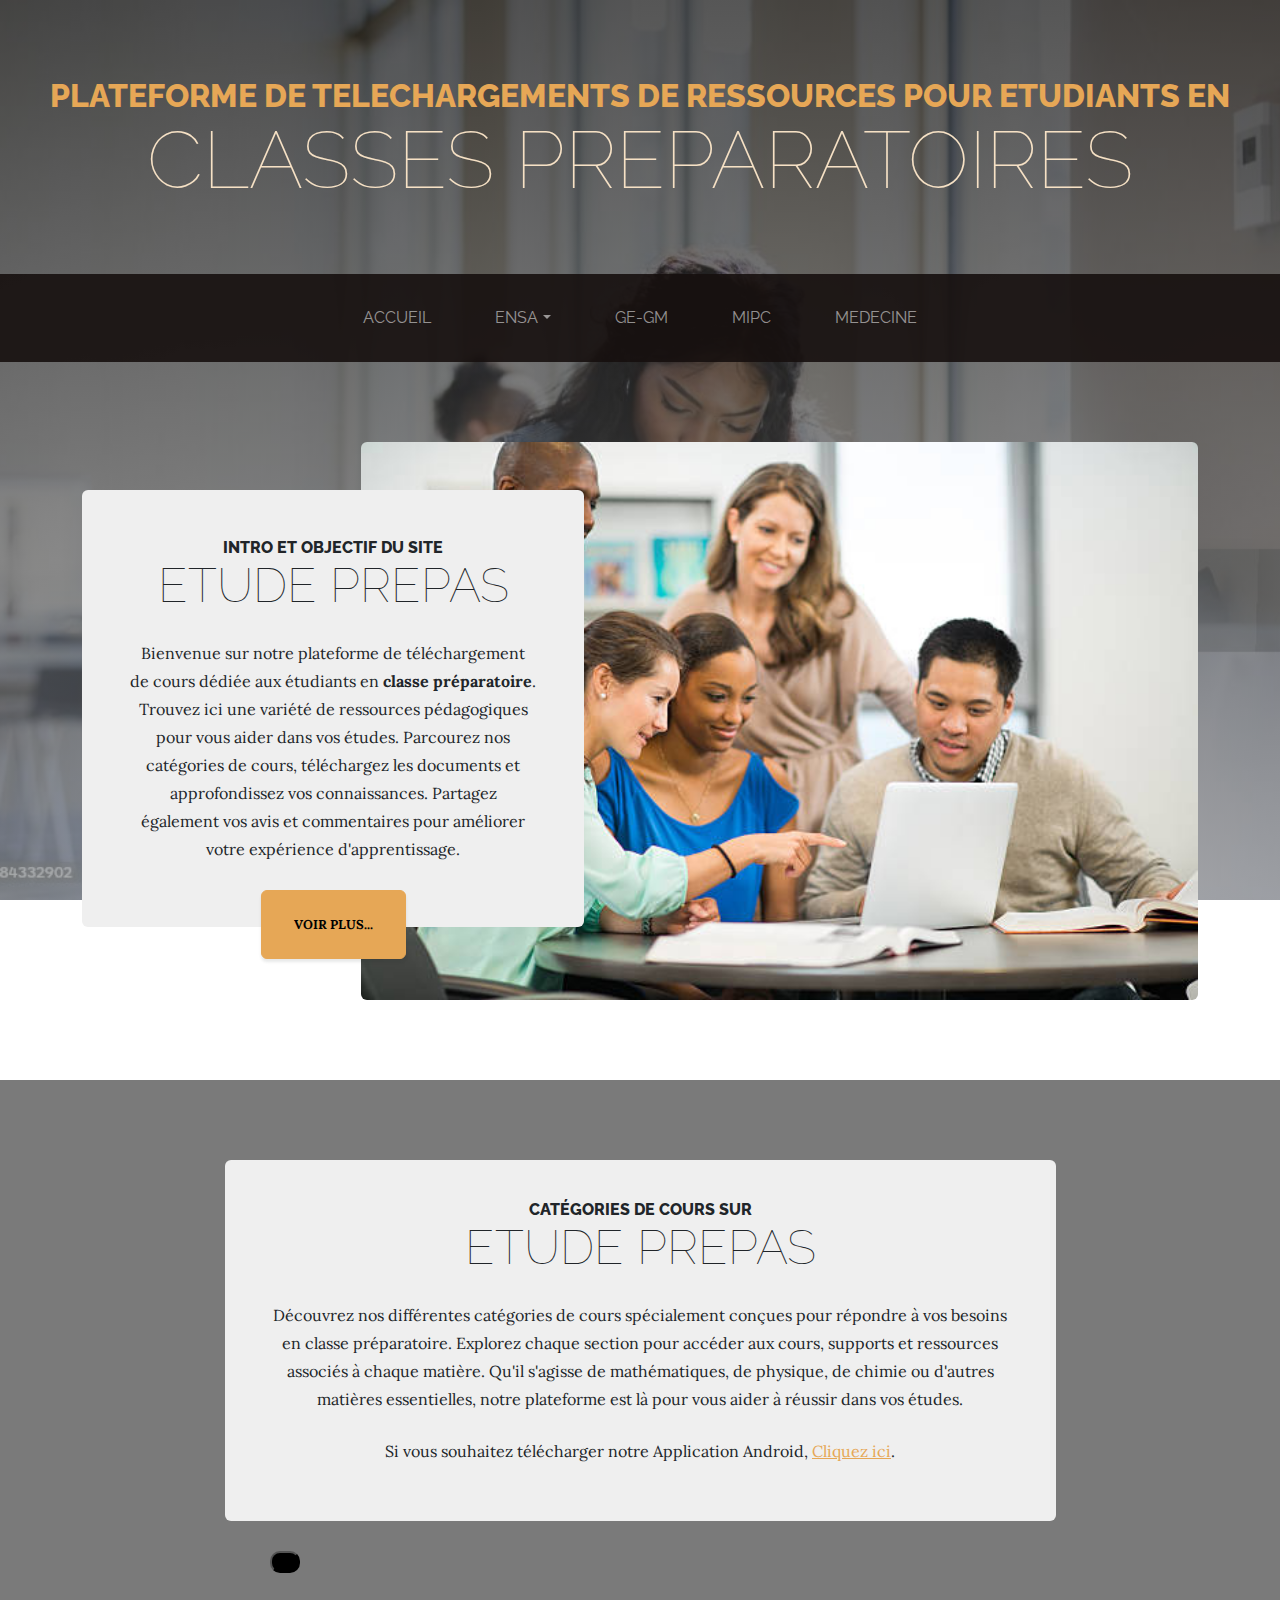
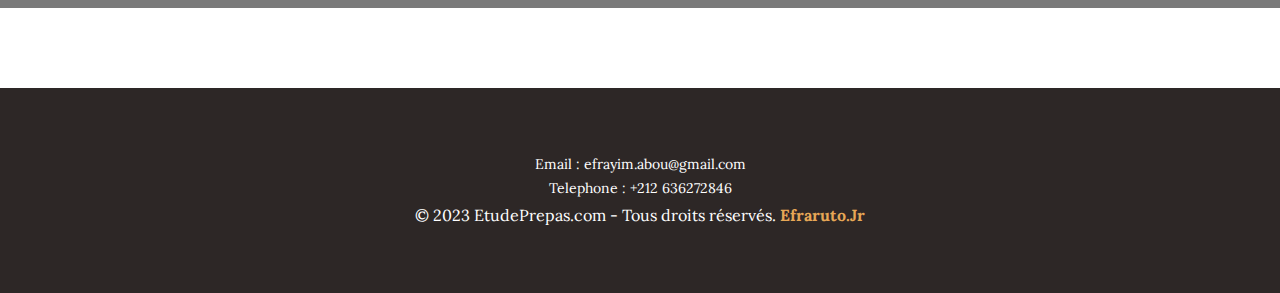
<file: index.html>
<!DOCTYPE html>
<html lang="fr">
  <head>
    <meta charset="utf-8" />
    <meta
      name="viewport"
      content="width=device-width, initial-scale=1, shrink-to-fit=no"
    />
    <meta name="description" content="" />
    <meta name="author" content="" />
    <title>EtudesPrepas</title>
    <link rel="icon" type="image/x-icon" href="assets/favicon.ico" />
    <!-- Google fonts-->
    <link
      href="https://fonts.googleapis.com/css?family=Raleway:100,100i,200,200i,300,300i,400,400i,500,500i,600,600i,700,700i,800,800i,900,900i"
      rel="stylesheet"
    />
    <link
      href="https://fonts.googleapis.com/css?family=Lora:400,400i,700,700i"
      rel="stylesheet"
    />
    <!-- Core theme CSS (includes Bootstrap)-->
    <link href="css/styles.css" rel="stylesheet" />
    <link rel="stylesheet" href="https://cdnjs.cloudflare.com/ajax/libs/font-awesome/6.4.2/css/all.min.css" integrity="sha512-z3gLpd7yknf1YoNbCzqRKc4qyor8gaKU1qmn+CShxbuBusANI9QpRohGBreCFkKxLhei6S9CQXFEbbKuqLg0DA==" crossorigin="anonymous" referrerpolicy="no-referrer" />

  </head>
  <body>
    <header>
      <h1 class="site-heading text-center text-faded d-none d-lg-block">
        <span class="site-heading-upper text-primary mb-3"
          >Plateforme de telechargements de ressources pour etudiants en</span
        >
        <span class="site-heading-lower">Classes Preparatoires</span>
      </h1>
    </header>
    <!-- Navigation-->
    <nav class="navbar navbar-expand-lg navbar-dark py-lg-4" id="mainNa">
      <div class="container">
        <a
          class="navbar-brand text-uppercase fw-bold d-lg-none"
          href="index.html"
          >Classes Preparatoires</a
        >
        <button
          class="navbar-toggler"
          type="button"
          data-bs-toggle="collapse"
          data-bs-target="#navbarSupportedContent"
          aria-controls="navbarSupportedContent"
          aria-expanded="false"
          aria-label="Toggle navigation"
        >
          <span class="navbar-toggler-icon"></span>
        </button>
        <div class="collapse navbar-collapse" id="navbarSupportedContent">
          <ul class="navbar-nav mx-auto">
            <li class="nav-item px-lg-4">
              <a class="nav-link text-uppercase" href="index.html">Accueil</a>
            </li>
            <li class="nav-item px-lg-4">
                <a id="na" class="nav-link dropdown-toggle" data-bs-toggle="dropdown" href="#" role="button" aria-expanded="false">ENSA</a>
                <ul id="dropdown" class="dropdown-menu">
                  <li><a class="dropdown-item" href="ensabm.html">ENSA Beni Mellal</a></li>
                  <li><hr class="dropdown-divider"></li>
                  <li><a class="dropdown-item" href="ensakech.html">ENSA Marrakech</a></li>
                  <li><hr class="dropdown-divider"></li>
                  <li><a class="dropdown-item" href="ensak.html">ENSA Kenitra</a></li>
                  <li><hr class="dropdown-divider"></li>
                  <li><a class="dropdown-item" href="ensah.html">ENSA Al Hoceima</a></li>
                  <li><hr class="dropdown-divider"></li>
                  <li><a class="dropdown-item" href="ensaa.html">ENSA Agadir</a></li>
                </ul>            </li>
            <li class="nav-item px-lg-4">
              <a class="nav-link text-uppercase" href="gegm.html">GE-GM</a>
            </li>
            <li class="nav-item px-lg-4">
              <a class="nav-link text-uppercase" href="mipc.html">MIPC</a>
            </li>
            <li class="nav-item px-lg-4">
              <a class="nav-link text-uppercase" href="medecine.html">MEDECINE</a>
            </li>
          </ul>
        </div>
      </div>
    </nav>
    <section class="page-section clearfix">
      <div class="container">
        <div class="intro">
          <img
            class="intro-img img-fluid mb-3 mb-lg-0 rounded"
            src="assets/img/intro.jpg"
            alt="..."
          />
          <div class="intro-text left-0 text-center bg-fade p-5 rounded">
            <h2 class="section-heading mb-4">
              <span class="section-heading-upper"
                >Intro et objectif du site</span
              >
              <span class="section-heading-lower">ETUDE PREPAS</span>
            </h2>
            <p class="mb-3">
              Bienvenue sur notre plateforme de téléchargement de cours dédiée
              aux étudiants en <strong> classe préparatoire</strong>. Trouvez
              ici une variété de ressources pédagogiques pour vous aider dans
              vos études. Parcourez nos catégories de cours, téléchargez les
              documents et approfondissez vos connaissances. Partagez également
              vos avis et commentaires pour améliorer votre expérience
              d'apprentissage.
            </p>
            <div class="intro-button mx-auto">
              <a class="btn btn-primary btn-xl" href="voirplus.html">VOIR PLUS...</a>
            </div>
          </div>
        </div>
      </div>
    </section>
    <section class="page-section ct">
      <div class="container">
        <div class="row">
          <div class="col-xl-9 mx-auto">
            <div class="cta-inner bg-fade text-center rounded">
              <h2 class="section-heading mb-4">
                <span class="section-heading-upper"
                  >Catégories de cours sur</span
                >
                <span class="section-heading-lower">ETUDE PREPAS</span>
              </h2>
              <p class="mb-0">
                Découvrez nos différentes catégories de cours spécialement
                conçues pour répondre à vos besoins en classe préparatoire.
                Explorez chaque section pour accéder aux cours, supports et
                ressources associés à chaque matière. Qu'il s'agisse de
                mathématiques, de physique, de chimie ou d'autres matières
                essentielles, notre plateforme est là pour vous aider à réussir
                dans vos études.
              </p>
              <br>
              <p>Si vous souhaitez télécharger notre Application Android, <a href="https://drive.google.com/file/d/1-4FH0Meba6V5henk9xfvezevfx-nFlCs/view?usp=drive_link" target="_blank" rel="noopener noreferrer">Cliquez ici</a>.</p>
            </div>
          </div>
        </div>
      </div>
      <button onclick="scrollToTop()" class="retour" href="#haut-de-page" id="retour-haut" ><i class="fa-solid fa-arrow-turn-up"></i></button>

    </section>
    <footer class="foote tex-faded text-center py-5">
      <div class="container">
        <!-- <p class="m-0 small">Copyright &copy; Your Website 2023</p> -->
        <p><p class="m-0 small">Email <i class="fa-solid fa-envelope fa-beat fa-2xs"></i> : efrayim.abou@gmail.com</p>
        <p class="m-0 small">Telephone <i class="fa-solid fa-phone fa-beat fa-2xs"></i> : +212 636272846</p>
        <div class="container">
          <p>&copy; 2023 EtudePrepas.com - Tous droits réservés. <strong id="jr">Efraruto.Jr</strong></p>
        </div></p>
      
    </footer>
    <!-- Bootstrap core JS-->
    <script src="https://cdn.jsdelivr.net/npm/bootstrap@5.2.3/dist/js/bootstrap.bundle.min.js"></script>
    <!-- Core theme JS-->
    <script src="js/scripts.js"></script>
  </body>
</html>
</file>
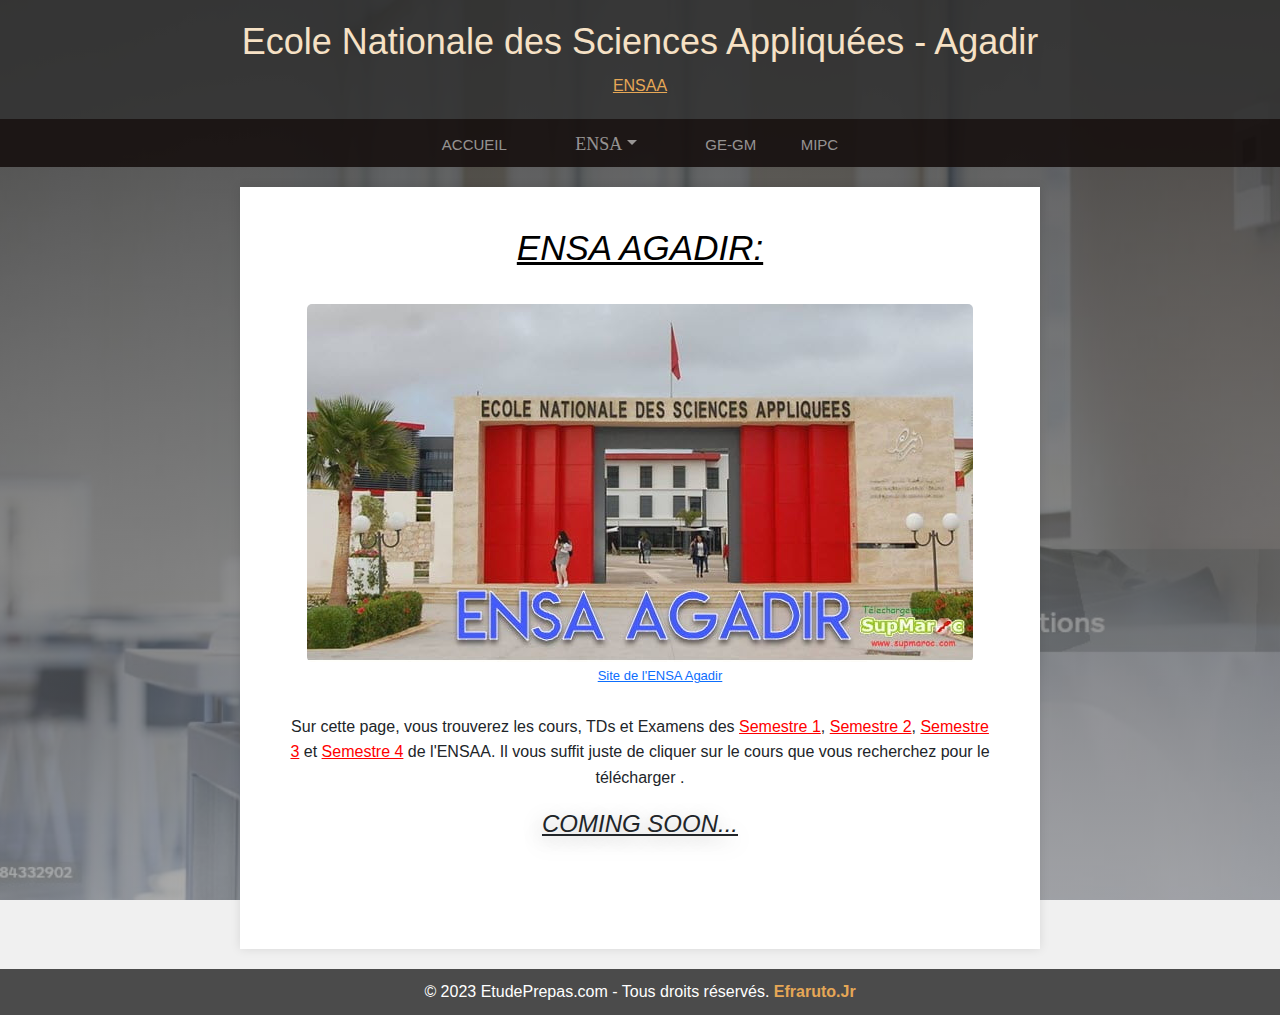
<file: ensaa.html>
<!DOCTYPE html>
<html lang="fr">
  <head>
    <script
      async
      src="https://www.googletagmanager.com/gtag/js?id=G-TXJQWKXWVC"
    ></script>
    <script>
      window.dataLayer = window.dataLayer || [];
      function gtag() {
        dataLayer.push(arguments);
      }
      gtag("js", new Date());

      gtag("config", "G-TXJQWKXWVC");
    </script>
    <meta charset="UTF-8" />
    <meta name="viewport" content="width=device-width, initial-scale=1.0" />
    <title>ClassePrepas</title>

    <link
      href="https://stackpath.bootstrapcdn.com/bootstrap/5.1.3/css/bootstrap.min.css"
      rel="stylesheet"
    />
    <link
      href="https://cdn.jsdelivr.net/npm/bootstrap@5.0.2/dist/css/bootstrap.min.css"
      rel="stylesheet"
      integrity="sha384-EVSTQN3/azprG1Anm3QDgpJLIm9Nao0Yz1ztcQTwFspd3yD65VohhpuuCOmLASjC"
      crossorigin="anonymous"
    />
    <link rel="shortcut icon" href="./images/Pi-symbol.svg.png" />
    <link rel="stylesheet" href="style.css" />
    <link
      rel="stylesheet"
      href="https://cdnjs.cloudflare.com/ajax/libs/font-awesome/6.4.2/css/all.min.css"
      integrity="sha512-z3gLpd7yknf1YoNbCzqRKc4qyor8gaKU1qmn+CShxbuBusANI9QpRohGBreCFkKxLhei6S9CQXFEbbKuqLg0DA=="
      crossorigin="anonymous"
      referrerpolicy="no-referrer"
    />
  </head>
  <body>
    <header>
      <h1 id="haut-de-page">
        Ecole Nationale des Sciences Appliquées - Agadir
      </h1>

      <div id="cours">ENSAA</div>
    </header>
    <nav id="nav">
      <ul>
        <li><a id="na" href="index.html">Accueil</a></li>
        <li class="nav-item px-lg-4">
          <a
            id="ensaliste"
            class="nav-link dropdown-toggle"
            data-bs-toggle="dropdown"
            href="#"
            role="button"
            aria-expanded="false"
            >ENSA</a
          >
          <ul class="dropdown-menu">
            <li id="dropdown">
              <a class="dropdown-item" href="ensabm.html">ENSA Beni Mellal</a>
            </li>
            <li id="dropdown"><hr class="dropdown-divider" /></li>
            <li id="dropdown">
              <a class="dropdown-item" href="ensakech.html">ENSA Marrakech</a>
            </li>
            <li id="dropdown"><hr class="dropdown-divider" /></li>
            <li id="dropdown">
              <a class="dropdown-item" href="ensak.html">ENSA Kenitra</a>
            </li>
            <li id="dropdown"><hr class="dropdown-divider" /></li>
            <li id="dropdown">
              <a class="dropdown-item" href="ensah.html">ENSA Al Hoceima</a>
            </li>
            <li id="dropdown"><hr class="dropdown-divider" /></li>
            <li id="dropdown">
              <a class="dropdown-item" href="ensaa.html">ENSA Agadir</a>
            </li>
          </ul>
        </li>
        <li><a id="na" href="gegm.html">GE-GM</a></li>
        <li><a id="na" href="mipc.html"> MIPC</a></li>
      </ul>
    </nav>

    <main>
      <h1 id="h1"><em>ENSA AGADIR:</em></h1>
      <br />
      <img
        id="image"
        class="image"
        src="./assets/img/ensaagadir.jpg"
        alt="ensak"
      />
      <a
        class="bm"
        id="site"
        href="http://www.ensa-agadir.ac.ma/"
        target="_blank"
        >Site de l'ENSA Agadir
      </a>
      <br />
      <br />
      <div>
        <p>
          Sur cette page, vous trouverez les cours, TDs et Examens des
          <a id="color" href="#s1">Semestre 1</a>,
          <a id="color" href="#s2">Semestre 2</a>,
          <a id="color" href="#s3">Semestre 3</a> et
          <a id="color" href="#s4">Semestre 4</a> de l'ENSAA. Il vous suffit
          juste de cliquer sur le cours que vous recherchez pour le télécharger
          <i class="fa-solid fa-download fa-bounce"></i>.
        </p>
      </div>
      <!-- <h2 id="s1"><strong>SEMESTRE 1</strong></h2>
      <div  class="courses"></div>
      <h2>Cours, TDs et Exams S1:</h2>
      <p> Voici les catégories de cours que nous vous proposons dans cette section:</p>

      <ul class="sectiongegm">
        <li>
          <a class="scroll-link" href="#algebr1" data-target="#algebr1">ALGEBRE</a>
        </li>
        <li>
          <a class="scroll-link" href="#analy1" data-target="#analy1">ANALYSE</a>
        </li>
        <li>
          <a class="scroll-link" href="#e1" data-target="#e1">MECANIQUE</a>
        </li>
        <li>
          <a class="scroll-link" href="#i1" data-target="#i1">INFORMATIQUE</a>
        </li>
        <li><a class="scroll-link" href="#c1" data-target="#c1">PHYSIQUE</a></li>
       
          <a class="scroll-link" href="#l1" data-target="#l1"
            >LANGUE-COM</a
          >
        </li>
      </ul>
      <section>
        <h2>Détails des cours:</h2>
      </div>
      <p>
        
      </p>
      <section class="section">
      <div id="analy1"  class="courses"></div>
        <h3 >ANALYSE</h3>

        <div>
        <ul>
          <li>
            <a id="a"
              href=""
              target="_blank"
              >Analyse</a
            >
          </li>
         
        </ul>
        <div id="algebr1"></div>
        <br />
        <h3>ALGEBRE</h3>
        <ul class="sectiongegm">
          <li>
            <a id="a"
              href=""
              target="_blank"
              >Algèbre</a
            >
          </li>
        
        <div id="i1"></div>
      </section>
      <section class="section">
        <h3 >INFORMATIQUE</h3>
        <ul class="sectiongegm">
          <li>
            <a id="a"
              href=""
              target="_blank"
              >Informatique I</a
            >
          </li>
          
        </ul>
      </section>
      <div id="e1"></div>
      <section class="section">
        <h3 >MECANIQUE 1</h3>
        <ul>
          <li>
            <a id="a"
              href=""
              target="_blank"
              >Mecanique 1</a
            >
          </li>
          
        </ul>
        <h3 id="c1">PHYSIQUE1</h3>
        <ul>
          <li>
            <a id="a"
              href=""
              target="_blank"
              >Physique 1</a
            >
          </li>
        </ul>
       
        <div id="l1"></div>
      </section>
        
      <section class="section">
        <h3 >LANGUE ET COMMUNICATION</h3>
        <ul>
          <li>
            <a id="a"
              href=""
              target="_blank"
              >TEC</a
            >
          </li>
          
          <button onclick="scrollToTop()" class="retour" href="#haut-de-page" id="retour-haut" ><i class="fa-solid fa-arrow-turn-up"></i></button>

        </ul>
        
      </div>
    
      </div>
      
      </section>
    </section>
  <hr><br>
  <h2 id="s2"><strong>SEMESTRE 2</strong></h2>
  <div  class="courses"></div>
  <h2>Cours, TDs et Exams S2:</h2>
  <p> Voici les catégories de cours que nous vous proposons dans cette section:</p>

  <ul class="sectiongegm">
    <li>
      <a class="scroll-link" href="#algebr12" data-target="#algebr12">ALGEBRE</a>
    </li>
    <li>
      <a class="scroll-link" href="#analy12" data-target="#analy12">ANALYSE</a>
    </li>
    <li>
      <a class="scroll-link" href="#e12" data-target="#e12">MECANIQUE</a>
    </li>
    <li>
      <a class="scroll-link" href="#i12" data-target="#i12">INFORMATIQUE</a>
    </li>
    <li><a class="scroll-link" href="#c12" data-target="#c12">PHYSIQUE</a></li>
   
      <a class="scroll-link" href="#l12" data-target="#l12"
        >LANGUE-COM</a
      >
    </li>
  </ul>
  <section>
    <h2>Détails des cours:</h2>
  </div>
  <p>
    
  </p>
  <section class="section">
  <div id="analy12"  class="courses"></div>
    <h3 >ANALYSE</h3>

    <div>
    <ul>
      <li>
        <a id="a"
          href=""
          target="_blank"
          >Analyse</a
        >
      </li>
     
    </ul>
    <div id="algebr12"></div>
    <br />
    <h3>ALGEBRE</h3>
    <ul class="sectiongegm">
      <li>
        <a id="a"
          href=""
          target="_blank"
          >Algèbre</a
        >
      </li>
    
    <div id="i12"></div>
  </section>
  <section class="section">
    <h3 >INFORMATIQUE</h3>
    <ul class="sectiongegm">
      <li>
        <a id="a"
          href=""
          target="_blank"
          >Informatique I</a
        >
      </li>
      
    </ul>
  </section>
  <div id="e12"></div>
  <section class="section">
    <h3 >MECANIQUE 1</h3>
    <ul>
      <li>
        <a id="a"
          href=""
          target="_blank"
          >Mecanique 1</a
        >
      </li>
      
    </ul>
    <h3 id="c12">PHYSIQUE1</h3>
    <ul>
      <li>
        <a id="a"
          href=""
          target="_blank"
          >Physique 1</a
        >
      </li>
    </ul>
   
    <div id="l12"></div>
  </section>
    
  <section class="section">
    <h3 >LANGUE ET COMMUNICATION</h3>
    <ul>
      <li>
        <a id="a"
          href=""
          target="_blank"
          >TEC</a
        >
      </li>
      
      <button onclick="scrollToTop()" class="retour" href="#haut-de-page" id="retour-haut" ><i class="fa-solid fa-arrow-turn-up"></i></button>

    </ul>
    
  </div>

  </div>
  
  </section>
</section>
<hr>
<h2 id="s3"><strong>SEMESTRE 3</strong></h2>
      <div  class="courses"></div>
      <h2>Cours, TDs et Exams S3:</h2>
      <p> Voici les catégories de cours que nous vous proposons dans cette section:</p>

      <ul class="sectiongegm">
        <li>
          <a class="scroll-link" href="#algebr13" data-target="#algebr13">ALGEBRE</a>
        </li>
        <li>
          <a class="scroll-link" href="#analy13" data-target="#analy13">ANALYSE</a>
        </li>
        <li>
          <a class="scroll-link" href="#e13" data-target="#e13">MECANIQUE</a>
        </li>
        <li>
          <a class="scroll-link" href="#i13" data-target="#i13">INFORMATIQUE</a>
        </li>
        <li><a class="scroll-link" href="#c13" data-target="#c13">PHYSIQUE</a></li>
       
          <a class="scroll-link" href="#l13" data-target="#l13"
            >LANGUE-COM</a
          >
        </li>
      </ul>
      <section>
        <h2>Détails des cours:</h2>
      </div>
      <p>
        
      </p>
      <section class="section">
      <div id="analy13"  class="courses"></div>
        <h3 >ANALYSE</h3>

        <div>
        <ul>
          <li>
            <a id="a"
              href=""
              target="_blank"
              >Analyse</a
            >
          </li>
         
        </ul>
        <div id="algebr13"></div>
        <br />
        <h3>ALGEBRE</h3>
        <ul class="sectiongegm">
          <li>
            <a id="a"
              href=""
              target="_blank"
              >Algèbre</a
            >
          </li>
        
        <div id="i13"></div>
      </section>
      <section class="section">
        <h3 >INFORMATIQUE</h3>
        <ul class="sectiongegm">
          <li>
            <a id="a"
              href=""
              target="_blank"
              >Informatique I</a
            >
          </li>
          
        </ul>
      </section>
      <div id="e13"></div>
      <section class="section">
        <h3 >MECANIQUE 1</h3>
        <ul>
          <li>
            <a id="a"
              href=""
              target="_blank"
              >Mecanique 1</a
            >
          </li>
          
        </ul>
        <h3 id="c13">PHYSIQUE1</h3>
        <ul>
          <li>
            <a id="a"
              href=""
              target="_blank"
              >Physique 1</a
            >
          </li>
        </ul>
       
        <div id="l13"></div>
      </section>
        
      <section class="section">
        <h3 >LANGUE ET COMMUNICATION</h3>
        <ul>
          <li>
            <a id="a"
              href=""
              target="_blank"
              >TEC</a
            >
          </li>
          
          <button onclick="scrollToTop()" class="retour" href="#haut-de-page" id="retour-haut" ><i class="fa-solid fa-arrow-turn-up"></i></button>

        </ul>
        
      </div>
    
      </div>
      
      </section>
    </section>
  <hr>
  <h2 id="s4"><strong>SEMESTRE 4</strong></h2>
      <div  class="courses"></div>
      <h2>Cours, TDs et Exams S4:</h2>
      <p> Voici les catégories de cours que nous vous proposons dans cette section:</p>

      <ul class="sectiongegm">
        <li>
          <a class="scroll-link" href="#algebr14" data-target="#algebr14">ALGEBRE</a>
        </li>
        <li>
          <a class="scroll-link" href="#analy14" data-target="#analy14">ANALYSE</a>
        </li>
        <li>
          <a class="scroll-link" href="#e14" data-target="#e14">MECANIQUE</a>
        </li>
        <li>
          <a class="scroll-link" href="#i14" data-target="#i14">INFORMATIQUE</a>
        </li>
        <li><a class="scroll-link" href="#c14" data-target="#c14">PHYSIQUE</a></li>
       
          <a class="scroll-link" href="#l14" data-target="#l14"
            >LANGUE-COM</a
          >
        </li>
      </ul>
      <section>
        <h2>Détails des cours:</h2>
      </div>
      <p>
        
      </p>
      <section class="section">
      <div id="analy14"  class="courses"></div>
        <h3 >ANALYSE</h3>

        <div>
        <ul>
          <li>
            <a id="a"
              href=""
              target="_blank"
              >Analyse</a
            >
          </li>
         
        </ul>
        <div id="algebr14"></div>
        <br />
        <h3>ALGEBRE</h3>
        <ul class="sectiongegm">
          <li>
            <a id="a"
              href=""
              target="_blank"
              >Algèbre</a
            >
          </li>
        
        <div id="i14"></div>
      </section>
      <section class="section">
        <h3 >INFORMATIQUE</h3>
        <ul class="sectiongegm">
          <li>
            <a id="a"
              href=""
              target="_blank"
              >Informatique I</a
            >
          </li>
          
        </ul>
      </section>
      <div id="e14"></div>
      <section class="section">
        <h3 >MECANIQUE 1</h3>
        <ul>
          <li>
            <a id="a"
              href=""
              target="_blank"
              >Mecanique 1</a
            >
          </li>
          
        </ul>
        <h3 id="c14">PHYSIQUE1</h3>
        <ul>
          <li>
            <a id="a"
              href=""
              target="_blank"
              >Physique 1</a
            >
          </li>
        </ul>
       
        <div id="l14"></div>
      </section>
        
      <section class="section">
        <h3 >LANGUE ET COMMUNICATION</h3>
        <ul>
          <li>
            <a id="a"
              href=""
              target="_blank"
              >TEC</a
            >
          </li>
          
          <button onclick="scrollToTop()" class="retour" href="#haut-de-page" id="retour-haut" ><i class="fa-solid fa-arrow-turn-up"></i></button>

        </ul>
        
      </div>
    
      </div>
      
      </section>
    </section>
  <hr> -->
      <h2>COMING SOON...</h2>
    </main>

    <footer>
      <p>
        &copy; 2023 EtudePrepas.com - Tous droits réservés.
        <strong id="jr">Efraruto.Jr</strong>
      </p>
    </footer>
    <script>
      document.addEventListener("DOMContentLoaded", function () {
        var scrollLinks = document.querySelectorAll(".scroll-link");

        scrollLinks.forEach(function (link) {
          link.addEventListener("click", function (e) {
            e.preventDefault();

            var target = document.querySelector(
              link.getAttribute("data-target")
            );

            target.scrollIntoView({
              behavior: "smooth",
            });
          });
        });
      });
    </script>
    <script src="index.js"></script>
    <script src="https://cdn.jsdelivr.net/npm/bootstrap@5.2.3/dist/js/bootstrap.bundle.min.js"></script>

    <script src="js/scripts.js"></script>
  </body>
</html>
</file>
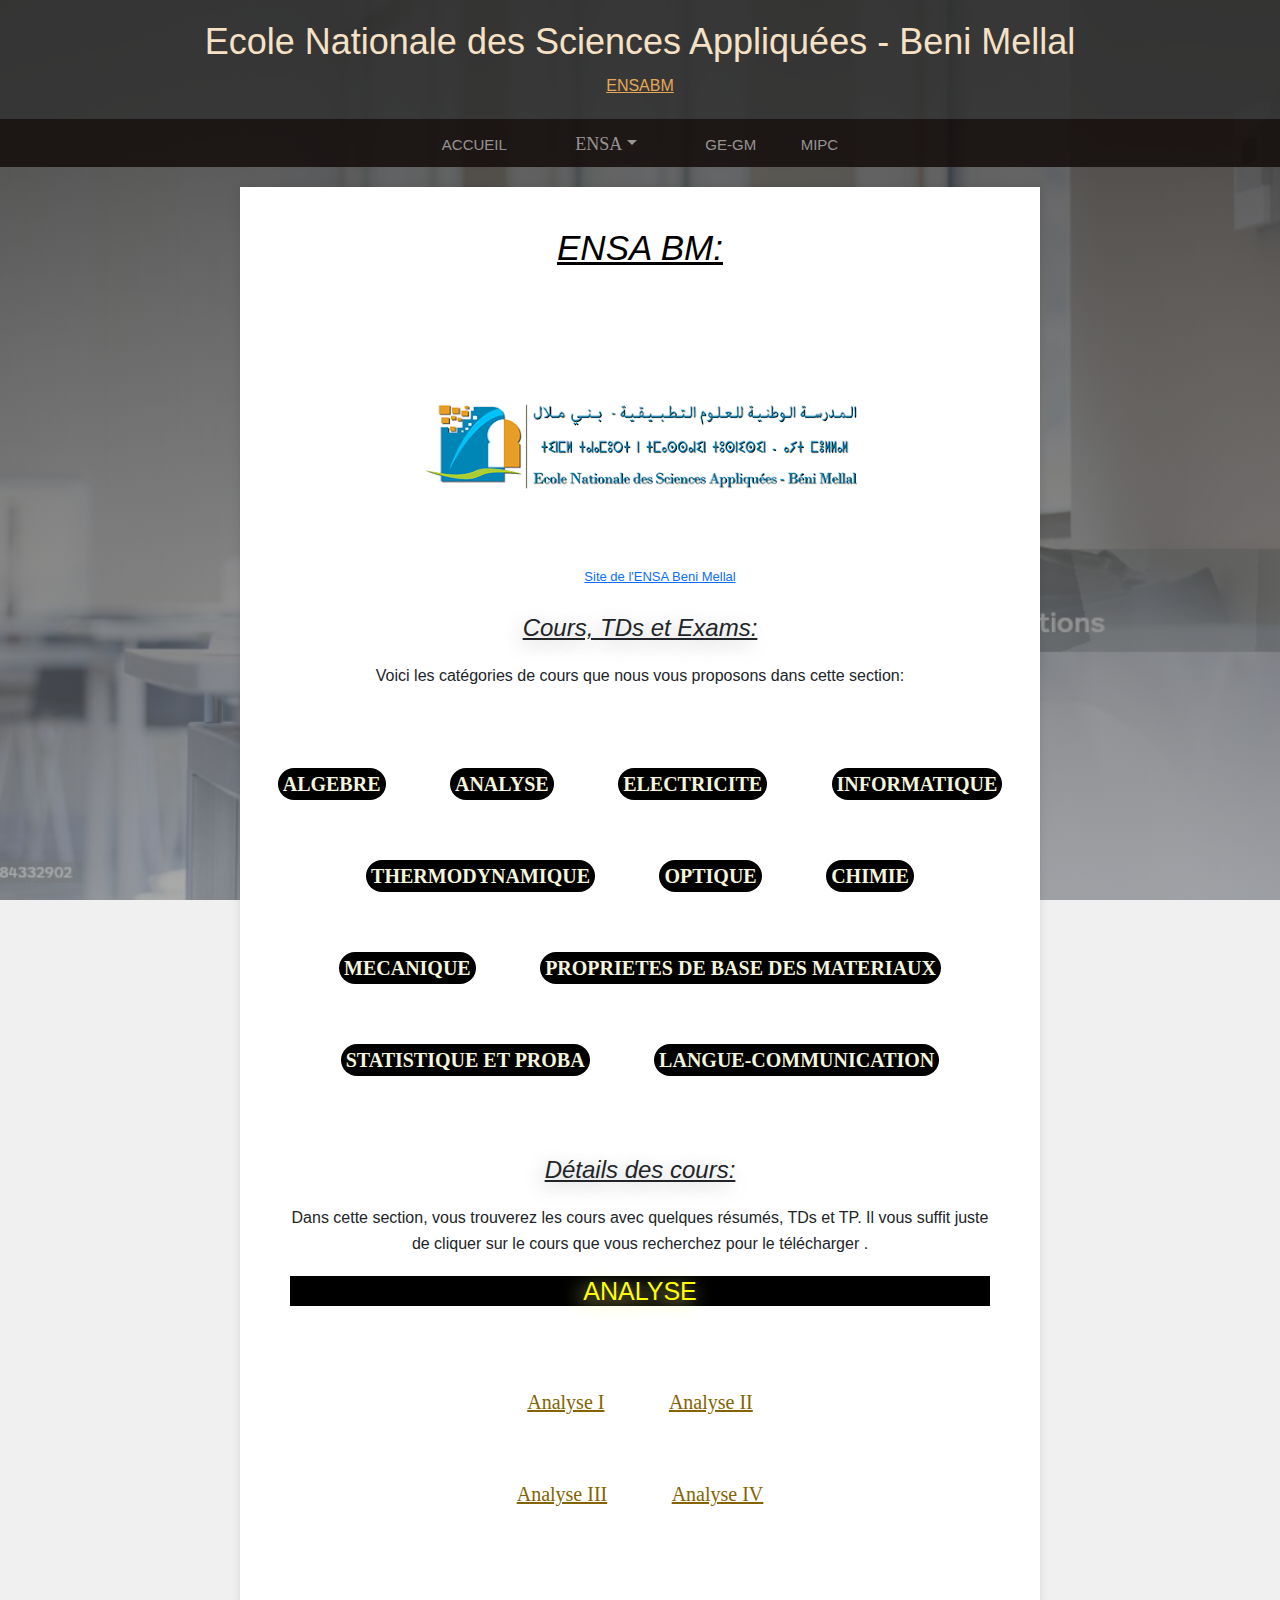
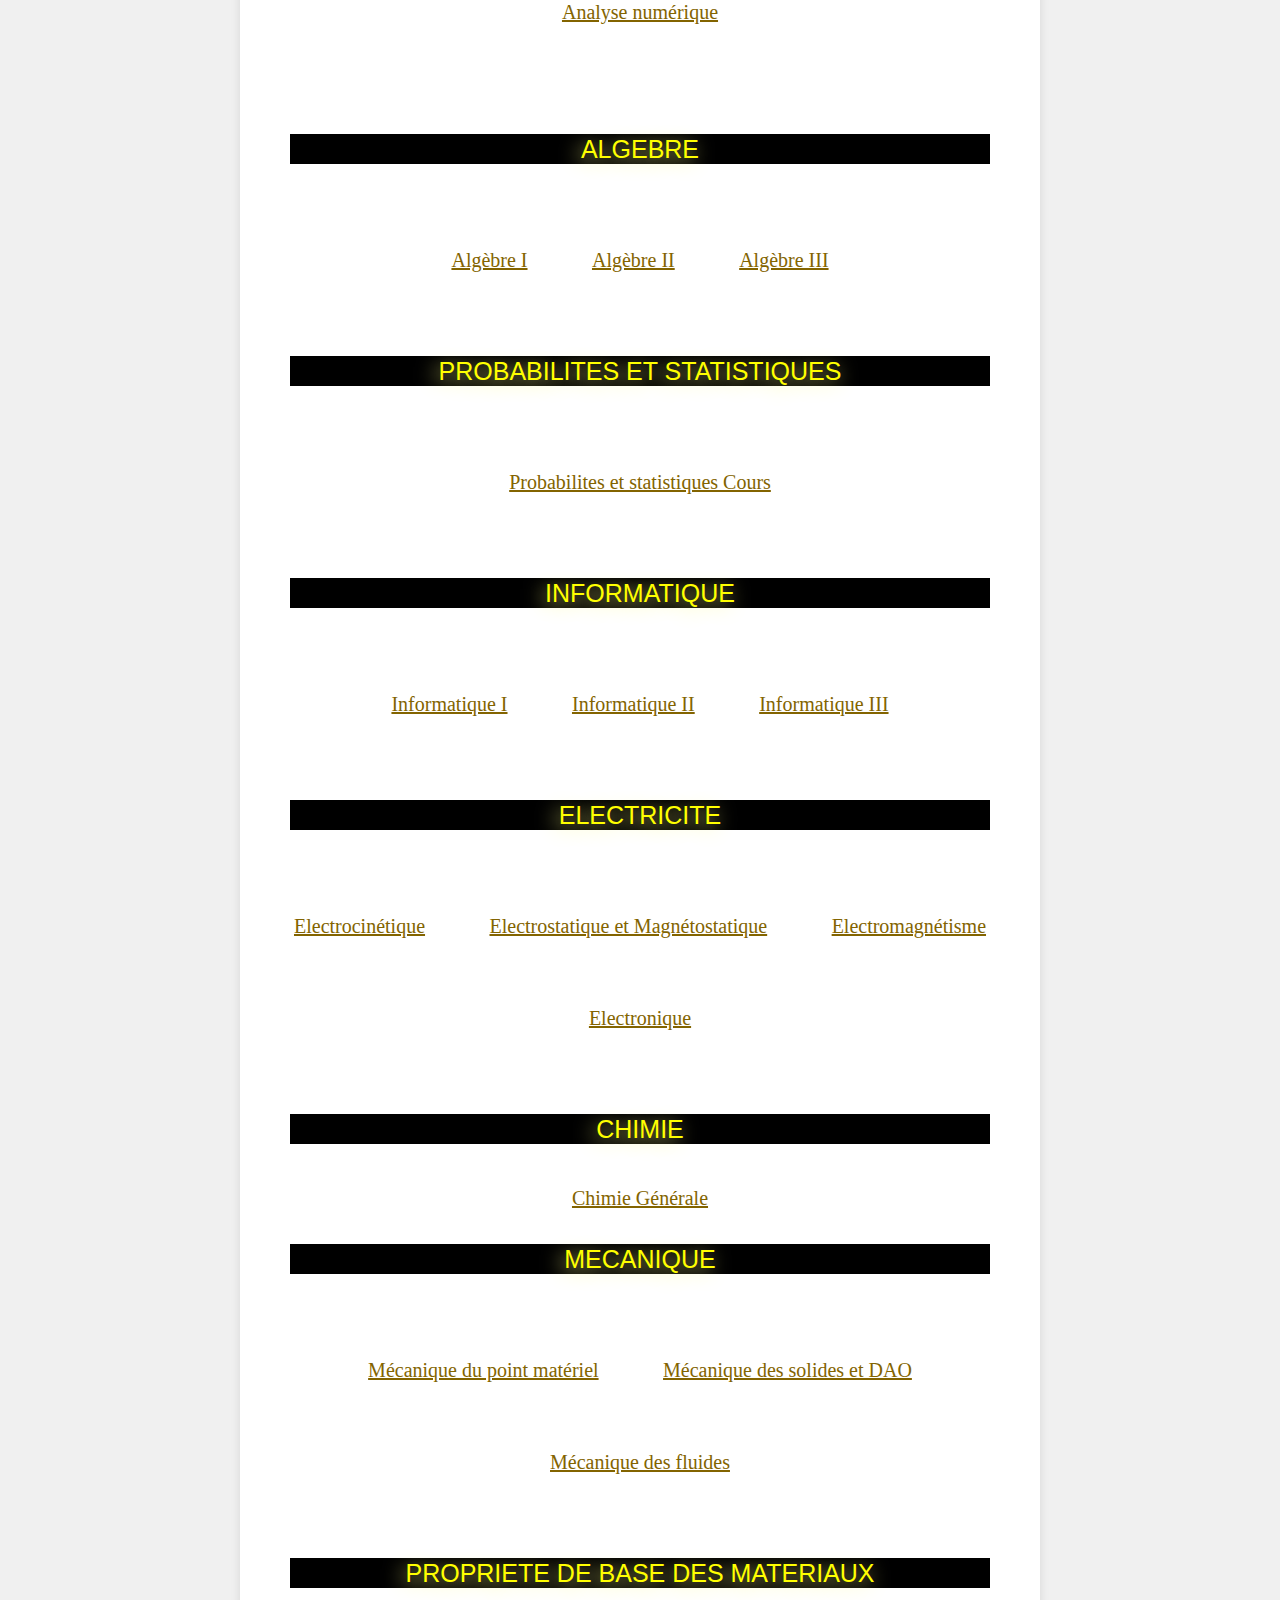
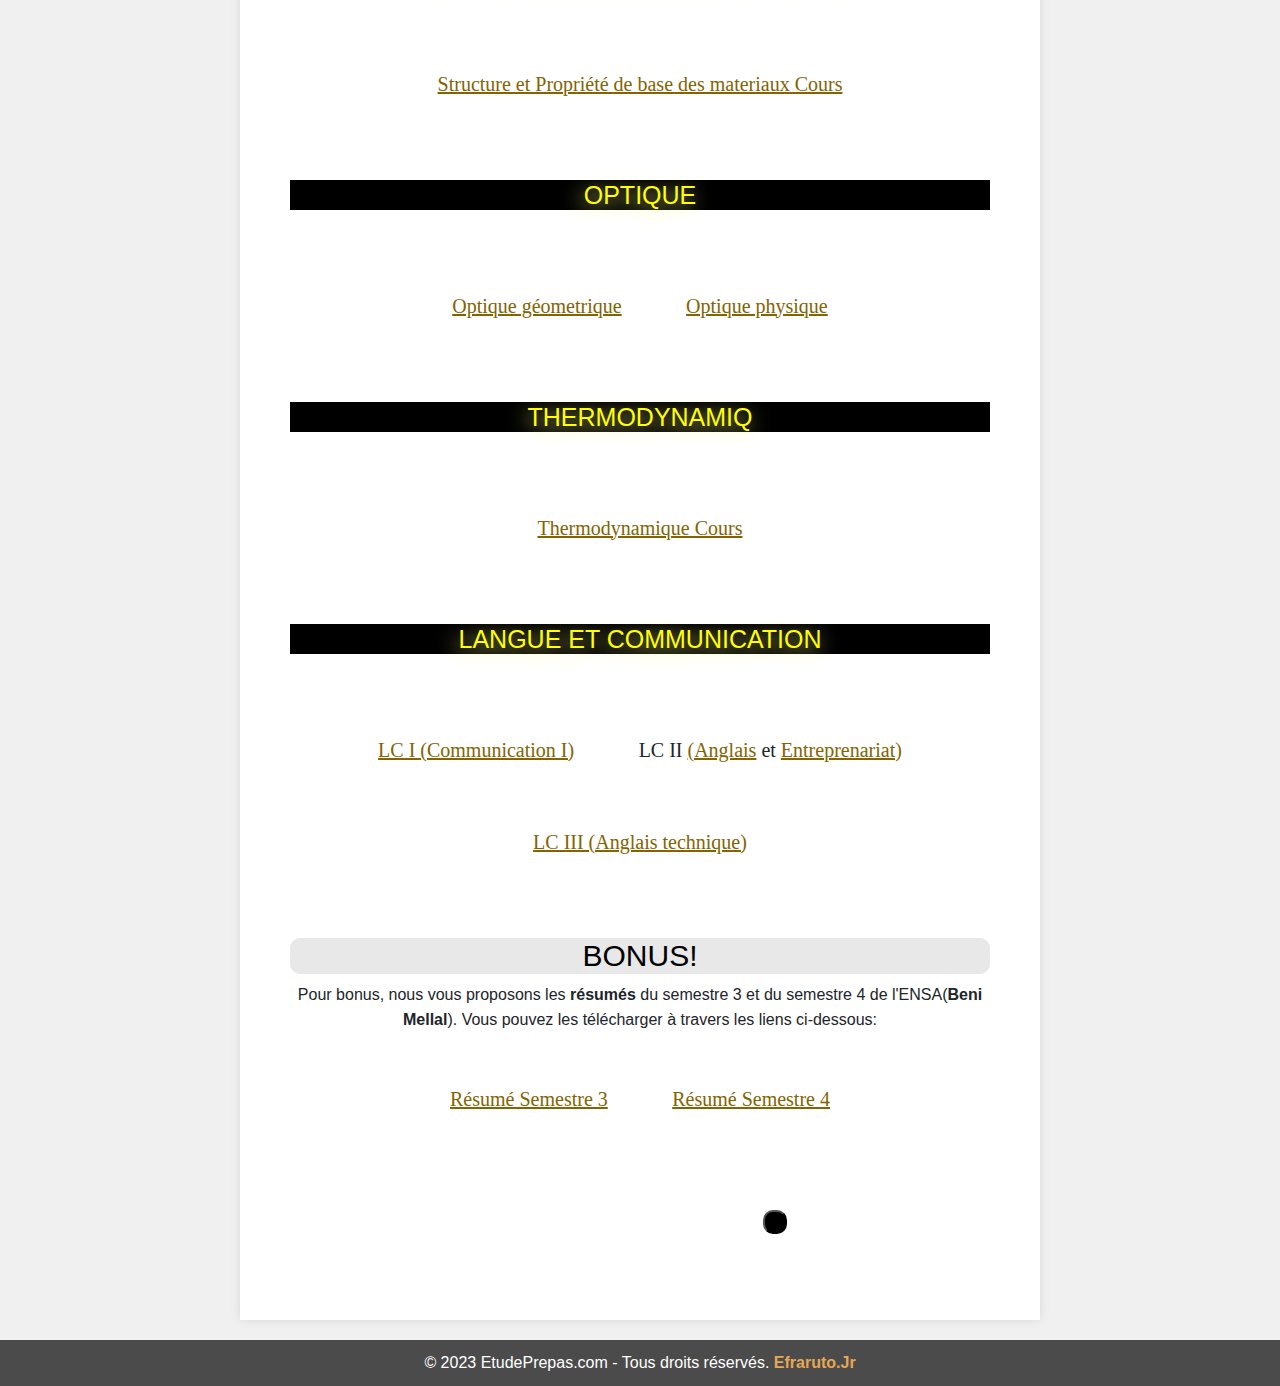
<file: ensabm.html>
<!DOCTYPE html>
<html lang="fr">
  <head>
    <!-- Google tag (gtag.js) -->
<script async src="https://www.googletagmanager.com/gtag/js?id=G-TXJQWKXWVC"></script>
<script>
  window.dataLayer = window.dataLayer || [];
  function gtag(){dataLayer.push(arguments);}
  gtag('js', new Date());

  gtag('config', 'G-TXJQWKXWVC');
</script>
    <meta charset="UTF-8" />
    <meta name="viewport" content="width=device-width, initial-scale=1.0" />
    <title>ClassePrepas</title>
    <!-- Bootstrap CSS -->
  <link href="https://stackpath.bootstrapcdn.com/bootstrap/5.1.3/css/bootstrap.min.css" rel="stylesheet">
  <link
    href="https://cdn.jsdelivr.net/npm/bootstrap@5.0.2/dist/css/bootstrap.min.css"
    rel="stylesheet"
    integrity="sha384-EVSTQN3/azprG1Anm3QDgpJLIm9Nao0Yz1ztcQTwFspd3yD65VohhpuuCOmLASjC"
    crossorigin="anonymous"
  />
    <link rel="shortcut icon" href="./images/Pi-symbol.svg.png" />
    <link rel="stylesheet" href="style.css" />
    <link rel="stylesheet" href="https://cdnjs.cloudflare.com/ajax/libs/font-awesome/6.4.2/css/all.min.css" integrity="sha512-z3gLpd7yknf1YoNbCzqRKc4qyor8gaKU1qmn+CShxbuBusANI9QpRohGBreCFkKxLhei6S9CQXFEbbKuqLg0DA==" crossorigin="anonymous" referrerpolicy="no-referrer" />
    
  </head>
  <body>
    <header>
      <h1 id="haut-de-page">Ecole Nationale des Sciences Appliquées - Beni Mellal</h1>
      
      <div id="cours">ENSABM</div>
    </header>
    <nav id="nav">
      <ul>
        <li><a id="na" href="index.html">Accueil</a></li>
        <li class="nav-item px-lg-4"><a id="ensaliste" class="nav-link dropdown-toggle" data-bs-toggle="dropdown" href="#" role="button" aria-expanded="false">ENSA</a>
          <ul class="dropdown-menu">
            <li id="dropdown"><a class="dropdown-item" href="ensabm.html">ENSA Beni Mellal</a></li>
            <li id="dropdown"><hr class="dropdown-divider"></li>
            <li id="dropdown"><a class="dropdown-item" href="ensakech.html">ENSA Marrakech</a></li>
            <li id="dropdown" ><hr class="dropdown-divider"></li>
            <li id="dropdown"><a class="dropdown-item" href="ensak.html">ENSA Kenitra</a></li>
            <li id="dropdown"><hr class="dropdown-divider"></li>
            <li id="dropdown"><a class="dropdown-item" href="ensah.html">ENSA Al Hoceima</a></li>
            <li id="dropdown"><hr class="dropdown-divider"></li>
            <li id="dropdown"><a class="dropdown-item" href="ensaa.html">ENSA Agadir</a></li>
          </ul></li> 
        <li><a id="na" href="gegm.html">GE-GM</a></li>
        <li><a id="na" href="mipc.html"> MIPC</a></li>
      </ul>
    </nav>
    
    <main>
      
      <h1 id="h1"><em>ENSA BM:</em></h1>
      <img id="bm" class="image" src="./assets/img/ensabm.png" alt="ensabm ">
      <a class="bm" id="site" href="https://ensabm.usms.ac.ma/" target="_blank" rel="noopener noreferrer">Site de l'ENSA Beni Mellal</a>
<br><br>
<h2>Cours, TDs et Exams:</h2>
      <p>
        Voici les catégories de cours que nous vous proposons dans cette section:
      </p>

      <ul class="sectiongegm">
        <li>
          <a class="scroll-link" href="#algebre" data-target="#algebre">ALGEBRE</a>
        </li>
        <li>
          <a class="scroll-link" href="#analyse" data-target="#analyse">ANALYSE</a>
        </li>
        <li>
          <a class="scroll-link" href="#el" data-target="#el">ELECTRICITE</a>
        </li>
        <li>
          <a class="scroll-link" href="#in" data-target="#in">INFORMATIQUE</a>
        </li>
        <li>
          <a class="scroll-link" href="#th" data-target="#th"
            >THERMODYNAMIQUE</a
          >
        </li>
       

        <li><a class="scroll-link" href="#op" data-target="#op">OPTIQUE</a></li>
        <li><a class="scroll-link" href="#ch" data-target="#ch">CHIMIE</a></li>
        <!-- <li>
          <a class="scroll-link" href="#eli" data-target="#eli"
            >ELECTRONIQUE LINEAIRE</a
          >
        </li> -->
        <li>
          <a class="scroll-link" href="#me" data-target="#me">MECANIQUE</a>
        </li>
        <li>
          <a class="scroll-link" href="#pbm" data-target="#pbm"
            >PROPRIETES DE BASE DES MATERIAUX</a
          >
        </li>
        
        <li>
          <a class="scroll-link" href="#ps" data-target="#ps">STATISTIQUE ET PROBA</a>
        </li>
        <li id="">
          <a class="scroll-link" href="#lc" data-target="#lc"
            >LANGUE-COMMUNICATION</a
          >
        </li>
      </ul>
      <section>
        <h2>Détails des cours:</h2>
      </div>
      <p>
        Dans cette section, vous trouverez les cours avec quelques résumés, TDs et TP. Il
        vous suffit juste de cliquer sur le cours que vous recherchez pour le
        télécharger <i class="fa-solid fa-download fa-bounce"></i>.
      </p>
      <section class="section">
      <div id="analyse"  class="courses"></div>
        <h3 >ANALYSE</h3>

        <div>
        <ul  class="sectiongegm">
          <li>
            <a id="a"
              href="https://drive.google.com/drive/folders/1uMQiYYQqIxKDisbmxaIklMd1QSNNJdkr?usp=sharing"
              target="_blank"
              >Analyse I</a
            >
          </li>
          <li>
            <a id="a"
              href="https://drive.google.com/drive/folders/15I6DeFPnu5lvzb3Ojw8X8ZhXaIU-24yt?usp=drive_link"
              target="_blank"
              >Analyse II</a
            >
          </li>
          <br />
          <li>
            <a id="a"
              href="https://drive.google.com/drive/folders/116GShUti-_wTa4_-cNneqtLRNaJUYWnB?usp=sharing"
              target="_blank"
              >Analyse III</a
            >
          </li>
          <li>
            <a id="a"
              href="https://drive.google.com/drive/folders/1VaPcXBLZNsIxdrS7BbUUOPGkxF2JLe9m?usp=sharing"
              target="_blank"
              >Analyse IV</a
            >
          </li>
          <br />
          <br />
          <li>
            <a id="a"
              href="https://drive.google.com/drive/folders/1ozdE7juek7FychSHN2UhkCM1w7YKSOWn?usp=sharing"
              target="_blank"
              >Analyse numérique</a
            >
          </li>
        </ul>
        <div id="algebre"></div>
        <br />
        <h3>ALGEBRE</h3>
        <ul class="sectiongegm">
          <li>
            <a id="a"
              href="https://drive.google.com/drive/folders/1eAk-lHAVy1ESPYQGeWAtXgxcC5I06TWz?usp=sharing"
              target="_blank"
              >Algèbre I</a
            >
          </li>
          <li>
            <a id="a"
              href="https://drive.google.com/drive/folders/1e7XuQcicDHumQYoeSVwItuUVpsJ2199B?usp=drive_link "
              target="_blank"
              >Algèbre II</a
            >
          </li>
          <li>
            <a id="a"
              href="https://drive.google.com/drive/folders/1lUzhdI3wej9Xb5wbR7oG_aXukjW3oBvB?usp=sharing"
              target="_blank"
              >Algèbre III</a
            >
          </li>
        </ul>
        <div id="ps"></div>
        <h3>PROBABILITES ET STATISTIQUES</h3>
        <ul class="sectiongegm">
          <li>
            <a id="a"
              href="https://drive.google.com/drive/folders/1-pJnM8IvN6gg5Ae7PRT2L6iXQb1bNpzG?usp=sharing"
              target="_blank"
              >Probabilites et statistiques Cours</a
            >
          </li>
        </ul>
        <div id="in"></div>
      </section>
      <section class="section">
        <h3 >INFORMATIQUE</h3>
        <ul class="sectiongegm">
          <li>
            <a id="a"
              href="https://drive.google.com/drive/folders/1zrg1gYYbX316JIMaQqMgl_tSCN1f4qxI?usp=sharing"
              target="_blank"
              >Informatique I</a
            >
          </li>
          <li>
            <a id="a"
              href="https://drive.google.com/drive/folders/18EMk8DvJEhqI7AHvQC8apr7LvpIbClJM?usp=drive_link"
              target="_blank"
              >Informatique II</a
            >
          </li>
          <li>
            <a id="a"
              href="https://drive.google.com/drive/folders/1pS5nup8SsHQ_3V8xpMJFhPQU9w-FFgsF?usp=sharing"
              target="_blank"
              >Informatique III</a
            >
          </li>
        </ul>
      </section>
      <div id="el"></div>
      <section class="section">
        <h3 >ELECTRICITE</h3>
        <ul class="sectiongegm">
          <li>
            <a id="a"
              href="https://drive.google.com/drive/folders/1l3DfzOO1mFGblLUcjiPsj3RHJAn6iae1?usp=drive_link"
              target="_blank"
              >Electrocinétique</a
            >
          </li>
          <li>
            <a id="a"
              href="https://drive.google.com/drive/folders/1jaDipx-IsRW0vclPO63ikrT0tfXY8jUF?usp=drive_link"
              target="_blank"
              >Electrostatique et Magnétostatique</a
            >
          </li>
          <li>
            <a id="a"
              href="https://drive.google.com/drive/folders/1OZc70RVBLyBh7qKdl0uTdKxqCo3ls2tv?usp=sharing"
              target="_blank"
              >Electromagnétisme</a
            >
          </li>
          <li>
            <a id="a"
              href="https://drive.google.com/drive/folders/1dhiTAjItiNlxgktncCcOwx9LVZ8OFOnq?usp=sharing"
              target="_blank"
              >Electronique</a
            >
          </li>
        </ul>
        <h3 id="ch">CHIMIE</h3>
        <ul>
          <li>
            <a id="a"
              href="https://drive.google.com/drive/folders/1tapdvPr0x0TQjnxamzNDpN2ZP0HP3QBb?usp=drive_link"
              target="_blank"
              >Chimie Générale</a
            >
          </li>
        </ul>
        <h3 id="me">MECANIQUE</h3>
        <ul class="sectiongegm">
          <li>
            <a id="a"
              href="https://drive.google.com/drive/folders/1iRJxeqweDNt8WsUGZkf5WjpAIvQu3rDK?usp=drive_link"
              target="_blank"
              >Mécanique du point matériel</a
            >
          </li>
          <li>
            <a id="a"
              href="https://drive.google.com/drive/folders/1EXuI2p7KVXEETXWI1cs_2hLRBeSlEBf8?usp=sharing"
              target="_blank"
              >Mécanique des solides et DAO</a
            >
          </li>
          <li>
            <a id="a"
              href="https://drive.google.com/drive/folders/1Rsf-6OoRj3MTlFKmIc21eUMNT0WcjRXq?usp=sharing"
              target="_blank"
              >Mécanique des fluides</a
            >
          </li>
        </ul>
        <h3 id="pbm">PROPRIETE DE BASE DES MATERIAUX</h3>
        <ul class="sectiongegm">
          <li>
            <a id="a"
              href="https://drive.google.com/drive/folders/1K6K2Y2KBGjSl9hQHhhsRg_sCkRlmJff3?usp=sharing"
              target="_blank"
              >Structure et Propriété de base des materiaux Cours</a
            >
          </li>
        </ul>
        
        <h3 id="op">OPTIQUE</h3>
        <ul class="sectiongegm">
          <li>
            <a id="a"
              href="https://drive.google.com/drive/folders/1f5LDWw01v4NFBpb34TsXmZyqxUr3Y-L6?usp=sharing"
              target="_blank"
              >Optique géometrique</a
            >
          </li>
          <li>
            <a id="a"
              href="https://drive.google.com/drive/folders/1VQQ-aRMenALDvl62CcPtEmekIUDBuGHX?usp=sharing"
              target="_blank"
              >Optique physique</a
            >
          </li>
        </ul>
        <h3 id="th">THERMODYNAMIQ</h3>
        <ul class="sectiongegm">
          <li>
            <a id="a"
              href="https://drive.google.com/drive/folders/1PzHx7FxuhgGuZSxHW7eJav9KW8JUsym3?usp=sharing"
              target="_blank"
              >Thermodynamique Cours</a
            >
          </li>
        </ul>
        <div id="lc"></div>
      </section>
        <!-- <h3 id="eli">ELECTRONIQUE</h3>
        <ul>
          <li>
            <a id="a"
              href="https://drive.google.com/drive/folders/1MoTFz_6YbOfbQpX1eEuwjQUQuUL64UWh?usp=drive_link"
              target="_blank"
              >Electronique Linéaire Cours</a
            >
          </li>
        </ul> -->
      <section class="section">
        <h3 >LANGUE ET COMMUNICATION</h3>
        <ul class="sectiongegm">
          <li>
            <a id="a"
              href="https://drive.google.com/drive/folders/1Y0j71mwqLUKp0xryhJplbwOAHdZ-KOAw?usp=sharing"
              target="_blank"
              >LC I (Communication I)</a
            >
          </li>
          <li>
            LC II
            <a id="a"
              href="https://drive.google.com/drive/folders/15s_GjrpFlxH4OzQlWfsIPevq8HZppqOB?usp=drive_link"
              target="_blank"
              >(Anglais</a
            >
            <span>et</span>
            <a id="a"
              href="https://drive.google.com/drive/folders/1JM4UYey1ieXzQZHgPvyJj7oECwO_082S?usp=drive_link"
              target="_blank"
              >Entreprenariat)</a
            >
          </li>
          <li>
            <a id="a"
              href="https://drive.google.com/drive/folders/1jpcGFk_vijBvcfxBaX4vFj3iTcTF2Jyi?usp=drive_link"
              target="_blank"
              >LC III (Anglais technique)</a
            >
          </li>
        </ul>
      </div>
    
      </div>
      </section>
    </section>
  
      <div>
        <h4>BONUS!</h4>
        <p>
          Pour bonus, nous vous proposons les <strong> résumés</strong> du
          semestre 3 et du semestre 4 de l'ENSA(<strong>Beni Mellal</strong>).
          Vous pouvez les télécharger à travers les liens ci-dessous:<i class="fa-sharp fa-solid fa-arrow-down"></i>
        </p>
        <ul>
          <li>
            <a id="a"
              href="https://drive.google.com/drive/folders/166mOVC619Diq_ysNAExUogu3np2q4JvI?usp=sharing"
              target="_blank"
              >Résumé Semestre 3</a
            >
          </li>
          <li>
            <a id="a"
              href="https://drive.google.com/drive/folders/12aPNYuASayac_6n0MgYXX6VCKvbunhlr?usp=sharing"
              target="_blank"
              >Résumé Semestre 4</a
            >
          </li>
        </ul>
      </div>
      <br>
      <button onclick="scrollToTop()" class="retour" href="#haut-de-page" id="retour-haut" ><i class="fa-solid fa-arrow-turn-up"></i></button>
    </main>

    <footer>
      <p>&copy; 2023 EtudePrepas.com - Tous droits réservés. <strong id="jr">Efraruto.Jr</strong></p>
    </footer>
    <script>document.addEventListener("DOMContentLoaded", function () {
      var scrollLinks = document.querySelectorAll(".scroll-link");
    
      scrollLinks.forEach(function (link) {
        link.addEventListener("click", function (e) {
          e.preventDefault();
    
          var target = document.querySelector(link.getAttribute("data-target"));
    
          target.scrollIntoView({
            behavior: "smooth",
          });
        });
      });
    });</script>
    <script src="index.js"></script>
    <script src="https://cdn.jsdelivr.net/npm/bootstrap@5.2.3/dist/js/bootstrap.bundle.min.js"></script>
    <!-- Core theme JS-->
    <script src="js/scripts.js"></script>
  </body>
</html>
</file>
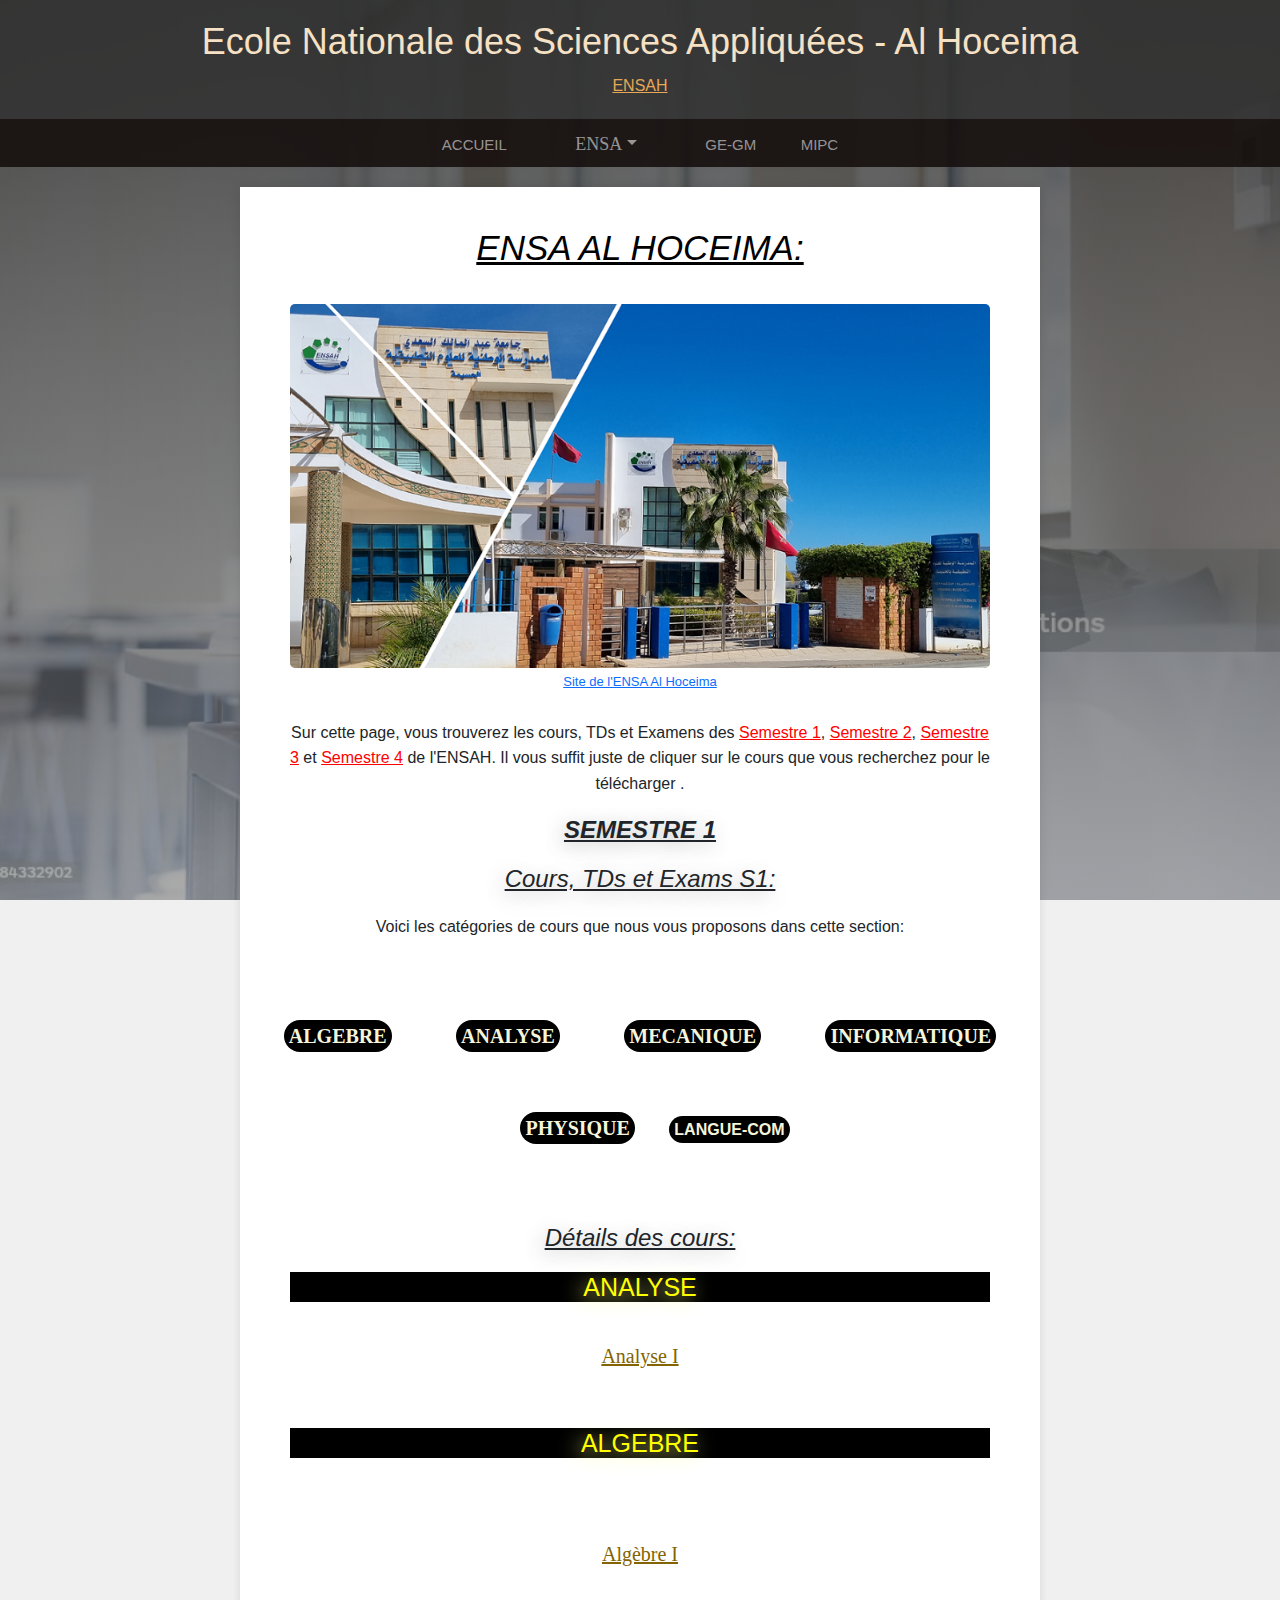
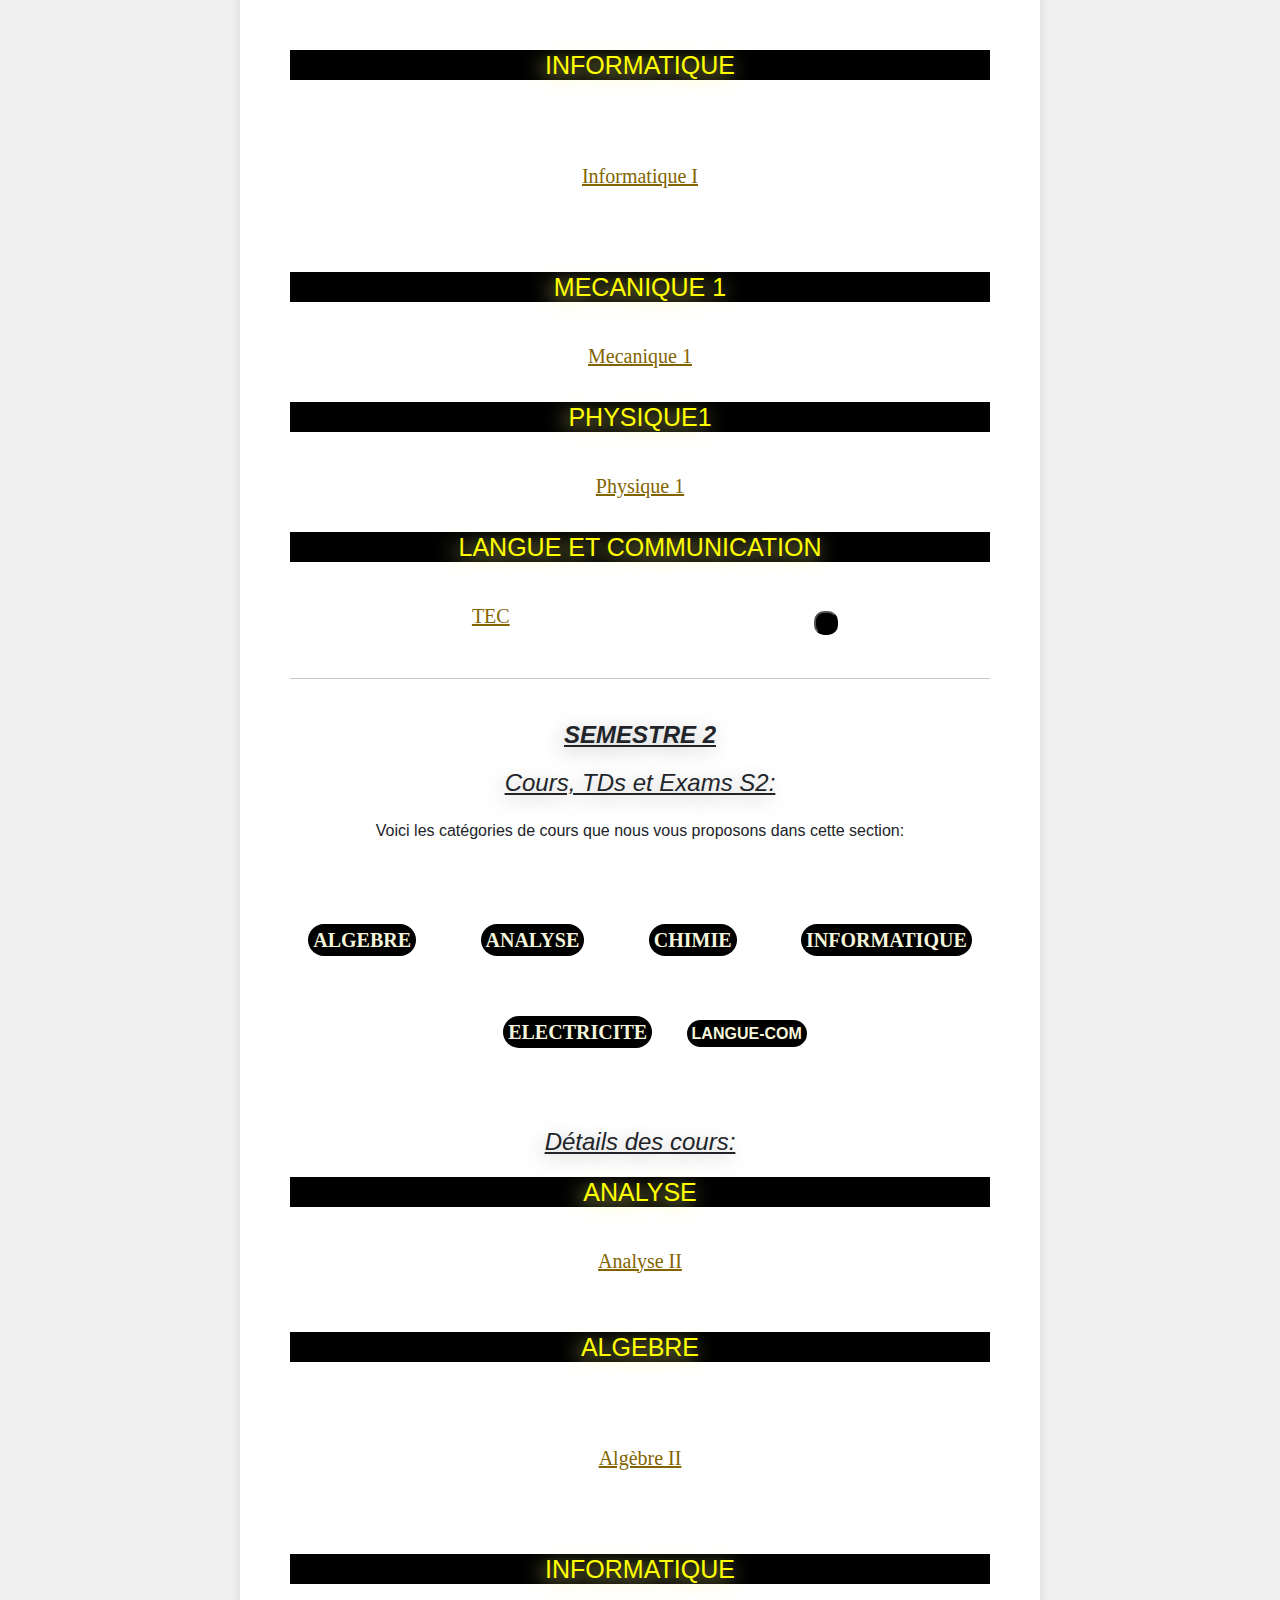
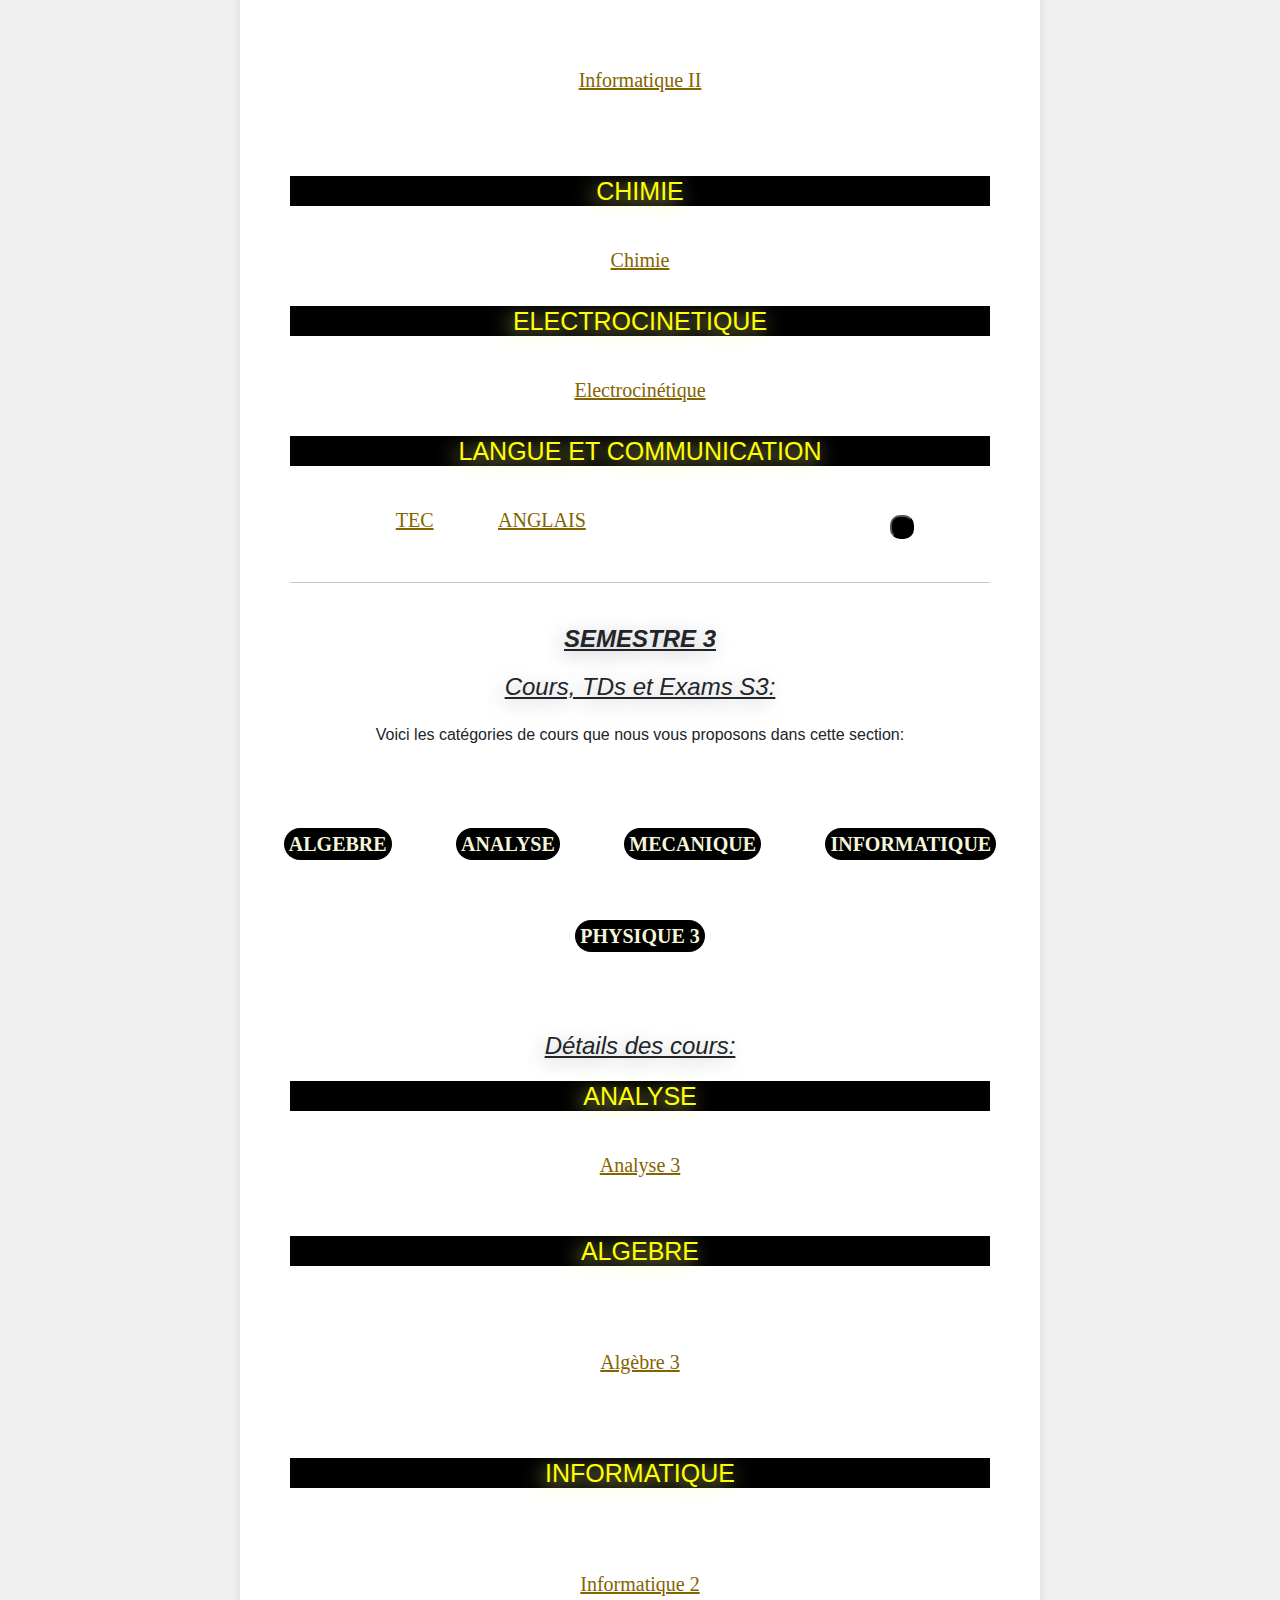
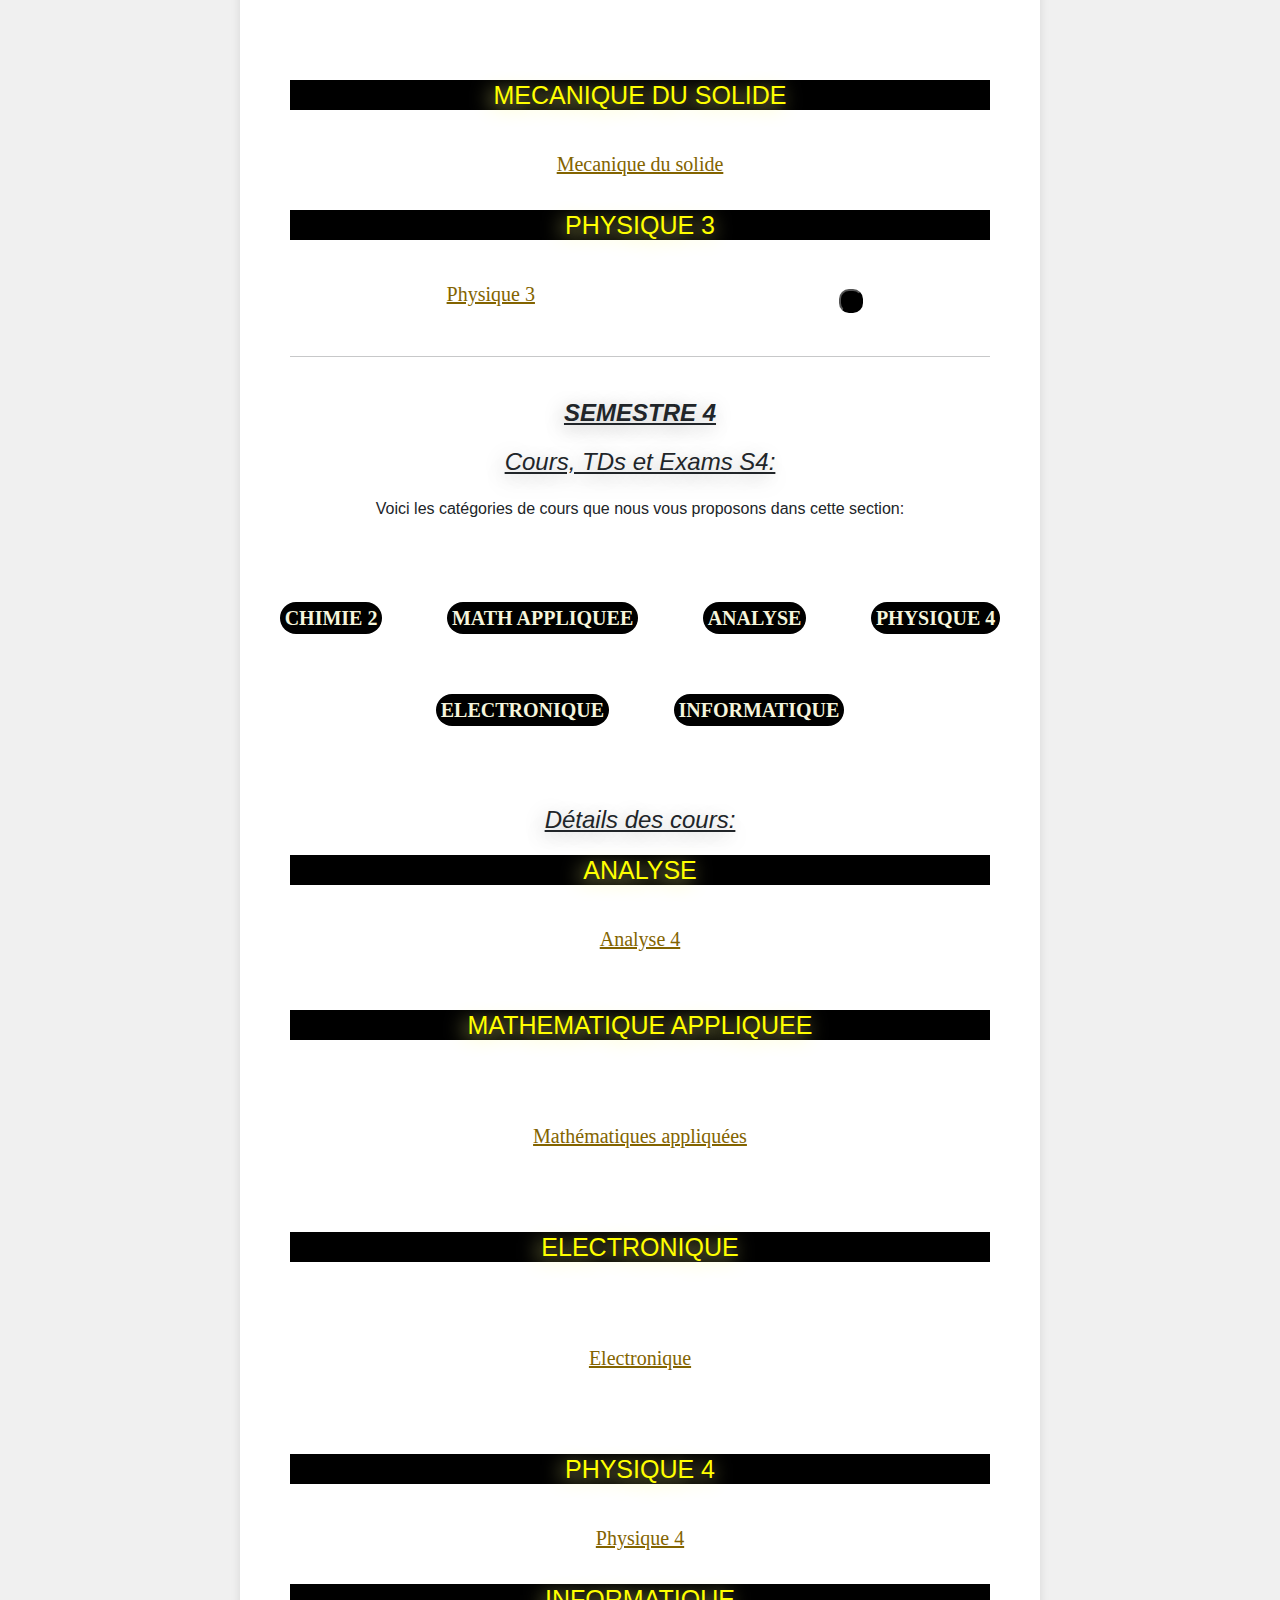
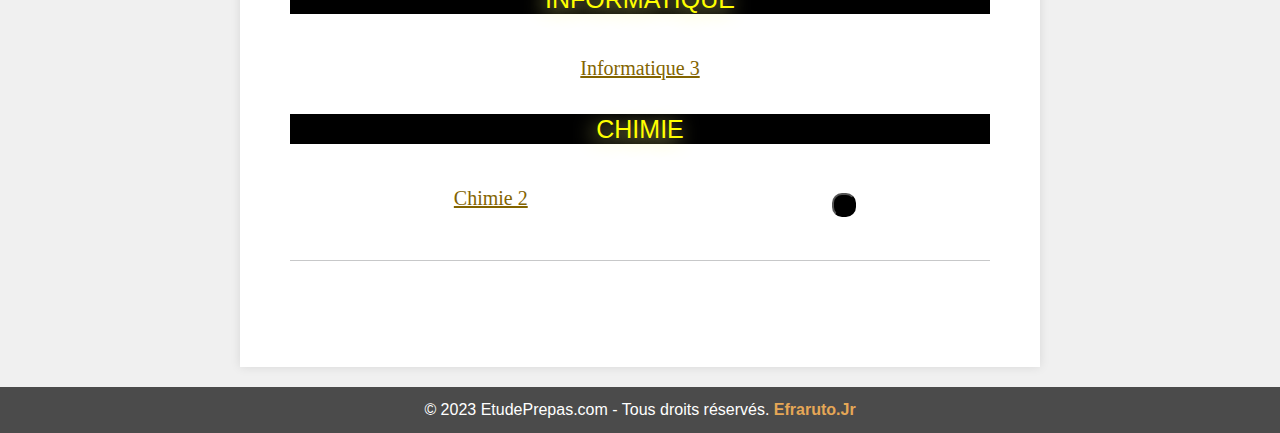
<file: ensah.html>
<!DOCTYPE html>
<html lang="fr">
  <head>
    <!-- Google tag (gtag.js) -->
<script async src="https://www.googletagmanager.com/gtag/js?id=G-TXJQWKXWVC"></script>
<script>
  window.dataLayer = window.dataLayer || [];
  function gtag(){dataLayer.push(arguments);}
  gtag('js', new Date());

  gtag('config', 'G-TXJQWKXWVC');
</script>
    <meta charset="UTF-8" />
    <meta name="viewport" content="width=device-width, initial-scale=1.0" />
    <title>ClassePrepas</title>
    <!-- Bootstrap CSS -->
  <link href="https://stackpath.bootstrapcdn.com/bootstrap/5.1.3/css/bootstrap.min.css" rel="stylesheet">
  <link
    href="https://cdn.jsdelivr.net/npm/bootstrap@5.0.2/dist/css/bootstrap.min.css"
    rel="stylesheet"
    integrity="sha384-EVSTQN3/azprG1Anm3QDgpJLIm9Nao0Yz1ztcQTwFspd3yD65VohhpuuCOmLASjC"
    crossorigin="anonymous"
  />
    <link rel="shortcut icon" href="./images/Pi-symbol.svg.png" />
    <link rel="stylesheet" href="style.css" />
    <link rel="stylesheet" href="https://cdnjs.cloudflare.com/ajax/libs/font-awesome/6.4.2/css/all.min.css" integrity="sha512-z3gLpd7yknf1YoNbCzqRKc4qyor8gaKU1qmn+CShxbuBusANI9QpRohGBreCFkKxLhei6S9CQXFEbbKuqLg0DA==" crossorigin="anonymous" referrerpolicy="no-referrer" />
    
  </head>
  <body>
    <header>
      <h1 id="haut-de-page">Ecole Nationale des Sciences Appliquées - Al Hoceima</h1>
      
      <div id="cours">ENSAH</div>
    </header>
    <nav id="nav">
      <ul>
        <li><a id="na" href="index.html">Accueil</a></li>
        <li class="nav-item px-lg-4"><a id="ensaliste" class="nav-link dropdown-toggle" data-bs-toggle="dropdown" href="#" role="button" aria-expanded="false">ENSA</a>
          <ul class="dropdown-menu">
            <li id="dropdown"><a class="dropdown-item" href="ensabm.html">ENSA Beni Mellal</a></li>
            <li id="dropdown"><hr class="dropdown-divider"></li>
            <li id="dropdown"><a class="dropdown-item" href="ensakech.html">ENSA Marrakech</a></li>
            <li id="dropdown" ><hr class="dropdown-divider"></li>
            <li id="dropdown"><a class="dropdown-item" href="ensak.html">ENSA Kenitra</a></li>
            <li id="dropdown"><hr class="dropdown-divider"></li>
            <li id="dropdown"><a class="dropdown-item" href="ensah.html">ENSA Al Hoceima</a></li>
            <li id="dropdown"><hr class="dropdown-divider"></li>
                  <li id="dropdown"><a class="dropdown-item" href="ensaa.html">ENSA Agadir</a></li>
          </ul></li> 
        <li><a id="na" href="gegm.html">GE-GM</a></li>
        <li><a id="na" href="mipc.html"> MIPC</a></li>
      </ul>
    </nav>
    
    <main>
      
      <h1 id="h1"><em>ENSA AL HOCEIMA:</em></h1>
      <br>
      <img class="image" src="./assets/img/ensah.png" alt="imgensakech">
      <a id="site" href="https://ensah.ma/" target="_blank" rel="noopener noreferrer">Site de l'ENSA Al Hoceima</a>
      <br>
      <br>
      <div>
      <p>
        Sur cette page, vous trouverez les cours, TDs et Examens des <a id="color" href="#s1">Semestre 1</a>, <a id="color" href="#s2">Semestre 2</a>, <a id="color" href="#s3">Semestre 3</a> et <a id="color" href="#s4">Semestre 4</a>  de l'ENSAH. Il
        vous suffit juste de cliquer sur le cours que vous recherchez pour le
        télécharger <i class="fa-solid fa-download fa-bounce"></i>.
       
      </p></div>
      <h2 id="s1"><strong>SEMESTRE 1</strong></h2>
      <div  class="courses"></div>
      <h2>Cours, TDs et Exams S1:</h2>
      <p> Voici les catégories de cours que nous vous proposons dans cette section:</p>

      <ul class="sectiongegm">
        <li>
          <a class="scroll-link" href="#algebr1" data-target="#algebr1">ALGEBRE</a>
        </li>
        <li>
          <a class="scroll-link" href="#analy1" data-target="#analy1">ANALYSE</a>
        </li>
        <li>
          <a class="scroll-link" href="#e1" data-target="#e1">MECANIQUE</a>
        </li>
        <li>
          <a class="scroll-link" href="#i1" data-target="#i1">INFORMATIQUE</a>
        </li>
        <li><a class="scroll-link" href="#c1" data-target="#c1">PHYSIQUE</a></li>
       
          <a class="scroll-link" href="#l1" data-target="#l1"
            >LANGUE-COM</a
          >
        </li>
      </ul>
      <section>
        <h2>Détails des cours:</h2>
      </div>
      <p>
        
      </p>
      <section class="section">
      <div id="analy1"  class="courses"></div>
        <h3 >ANALYSE</h3>

        <div>
        <ul>
          <li>
            <a id="a"
              href="https://drive.google.com/drive/folders/1Vjy9AvkIxERimqKCM4x9BVClcN5-ZL35?usp=sharing"
              target="_blank"
              >Analyse I</a
            >
          </li>
         
        </ul>
        <div id="algebr1"></div>
        <br />
        <h3>ALGEBRE</h3>
        <ul class="sectiongegm">
          <li>
            <a id="a"
              href="https://drive.google.com/drive/folders/1gzBWPUFnTKW5qWcpQy1zsK56bTZgbz8R?usp=sharing"
              target="_blank"
              >Algèbre I</a
            >
          </li>
        
        <div id="i1"></div>
      </section>
      <section class="section">
        <h3 >INFORMATIQUE</h3>
        <ul class="sectiongegm">
          <li>
            <a id="a"
              href="https://drive.google.com/drive/folders/1xIGTqd-8PmRs0D9m4qjvYOboCdBg268U?usp=sharing"
              target="_blank"
              >Informatique I</a
            >
          </li>
          
        </ul>
      </section>
      <div id="e1"></div>
      <section class="section">
        <h3 >MECANIQUE 1</h3>
        <ul>
          <li>
            <a id="a"
              href="https://drive.google.com/drive/folders/1LQSr6knP-bLX5WQ9Blbqr03Eq958jbmN?usp=sharing"
              target="_blank"
              >Mecanique 1</a
            >
          </li>
          
        </ul>
        <h3 id="c1">PHYSIQUE1</h3>
        <ul>
          <li>
            <a id="a"
              href="https://drive.google.com/drive/folders/1niKjjPBjsZy6rnxBhgggFOGtURma7Lkp?usp=sharing"
              target="_blank"
              >Physique 1</a
            >
          </li>
        </ul>
       
        <div id="l1"></div>
      </section>
        
      <section class="section">
        <h3 >LANGUE ET COMMUNICATION</h3>
        <ul>
          <li>
            <a id="a"
              href="https://drive.google.com/drive/folders/1Sgf6TmSWo8WAe2eYoShGW_le-Px-bds-?usp=sharing"
              target="_blank"
              >TEC</a
            >
          </li>
          
          <button onclick="scrollToTop()" class="retour" href="#haut-de-page" id="retour-haut" ><i class="fa-solid fa-arrow-turn-up"></i></button>

        </ul>
        
      </div>
    
      </div>
      
      </section>
    </section>
  <hr>
    <br>
      <h2 id="s2"><strong>SEMESTRE 2</strong></h2>
      <div  class="courses"></div>
      <h2>Cours, TDs et Exams S2:</h2>
      <p> Voici les catégories de cours que nous vous proposons dans cette section:</p>

      <ul class="sectiongegm">
        <li>
          <a class="scroll-link" href="#algebr" data-target="#algebr">ALGEBRE</a>
        </li>
        <li>
          <a class="scroll-link" href="#analy" data-target="#analy">ANALYSE</a>
        </li>
        <li>
          <a class="scroll-link" href="#e" data-target="#e">CHIMIE</a>
        </li>
        <li>
          <a class="scroll-link" href="#i" data-target="#i">INFORMATIQUE</a>
        </li>
        <li><a class="scroll-link" href="#c" data-target="#c">ELECTRICITE</a></li>
       
          <a class="scroll-link" href="#l" data-target="#l"
            >LANGUE-COM</a
          >
        </li>
      </ul>
      <section>
        <h2>Détails des cours:</h2>
      </div>
      <p>
        
      </p>
      <section class="section">
      <div id="analy"  class="courses"></div>
        <h3 >ANALYSE</h3>

        <div>
        <ul>
          <li>
            <a id="a"
              href="https://drive.google.com/drive/folders/153twjiWWdDbyAb1786Co1Ss2iXvvyazp?usp=sharing"
              target="_blank"
              >Analyse II</a
            >
          </li>
         
        </ul>
        <div id="algebr"></div>
        <br />
        <h3>ALGEBRE</h3>
        <ul class="sectiongegm">
          <li>
            <a id="a"
              href="https://drive.google.com/drive/folders/1DSSlA0JP0hcdJDeIGBVJHgC8E0s71hwz?usp=sharing"
              target="_blank"
              >Algèbre II</a
            >
          </li>
        
        <div id="i"></div>
      </section>
      <section class="section">
        <h3 >INFORMATIQUE</h3>
        <ul class="sectiongegm">
          <li>
            <a id="a"
              href="https://drive.google.com/drive/folders/10KpW7REn9qWTyBjgyWNn8RR6O_VBTd9q?usp=sharing"
              target="_blank"
              >Informatique II</a
            >
          </li>
          
        </ul>
      </section>
      <div id="e"></div>
      <section class="section">
        <h3 >CHIMIE</h3>
        <ul>
          <li>
            <a id="a"
              href="https://drive.google.com/drive/folders/1eTcD7qjJW05maUS3TK0SucJjQj-F2dvS?usp=sharing"
              target="_blank"
              >Chimie</a
            >
          </li>
          
        </ul>
        <h3 id="c">ELECTROCINETIQUE</h3>
        <ul>
          <li>
            <a id="a"
              href="https://drive.google.com/drive/folders/1niKjjPBjsZy6rnxBhgggFOGtURma7Lkp?usp=sharing"
              target="_blank"
              >Electrocinétique</a
            >
          </li>
        </ul>
       
        <div id="l"></div>
      </section>
        
      <section class="section">
        <h3 >LANGUE ET COMMUNICATION</h3>
        <ul>
          <li>
            <a id="a"
              href="https://drive.google.com/drive/folders/1Zv764EwC3Jx9Z-ZDUGAKc_xXiKL7LStp?usp=sharing"
              target="_blank"
              >TEC</a
            >
          </li>
          <li>
            <a id="a"
              href="https://drive.google.com/drive/folders/1j4Fm05zldCYxT485jpsy4mMZvDZ2w3rA?usp=sharing"
              target="_blank"
              >ANGLAIS</a
            >
          </li>
          <button onclick="scrollToTop()" class="retour" href="#haut-de-page" id="retour-haut" ><i class="fa-solid fa-arrow-turn-up"></i></button>

        </ul>
        
      </div>
    
      </div>
      
      </section>
    </section>
  <hr>
    <br>
      <h2 id="s3"><strong>SEMESTRE 3</strong></h2>
      <div  class="courses"></div>
      <h2>Cours, TDs et Exams S3:</h2>
      <p> Voici les catégories de cours que nous vous proposons dans cette section:</p>

      <ul class="sectiongegm">
        <li>
          <a class="scroll-link" href="#algebr0" data-target="#algebr0">ALGEBRE</a>
        </li>
        <li>
          <a class="scroll-link" href="#analy0" data-target="#analy0">ANALYSE</a>
        </li>
        <li>
          <a class="scroll-link" href="#e0" data-target="#e0">MECANIQUE</a>
        </li>
        <li>
          <a class="scroll-link" href="#i0" data-target="#i0">INFORMATIQUE</a>
        </li>
        <li>
            <a class="scroll-link" href="#c0" data-target="#c0">PHYSIQUE 3</a>
          </li>
      </ul>
      <section>
        <h2>Détails des cours:</h2>
      </div>
      <p>
        
      </p>
      <section class="section">
      <div id="analy0"  class="courses"></div>
        <h3 >ANALYSE</h3>

        <div>
        <ul>
          <li>
            <a id="a"
              href="https://drive.google.com/drive/folders/1IoqBvpPnCPJrya49wOedPuFY_Di9QHAY?usp=sharing"
              target="_blank"
              >Analyse 3</a
            >
          </li>
         
        </ul>
        <div id="algebr0"></div>
        <br />
        <h3>ALGEBRE</h3>
        <ul class="sectiongegm">
          <li>
            <a id="a"
              href="https://drive.google.com/drive/folders/1D7D_hHq40HRfe1YbKWHVV9RLLb-4TXlW?usp=sharing"
              target="_blank"
              >Algèbre 3</a
            >
          </li>
        
        <div id="i0"></div>
      </section>
      <section class="section">
        <h3 >INFORMATIQUE</h3>
        <ul class="sectiongegm">
          <li>
            <a id="a"
              href="https://drive.google.com/drive/folders/1XMKlcz08UIo6dL2p1lUV3k0gaovBy_y0?usp=sharing"
              target="_blank"
              >Informatique 2</a
            >
          </li>
          
        </ul>
      </section>
      <div id="e0"></div>
      <section class="section">
        <h3 >MECANIQUE DU SOLIDE</h3>
        <ul>
          <li>
            <a id="a"
              href="https://drive.google.com/drive/folders/1M1alry0BV9Mfic4jPeG4kZsQa4w-UcNV?usp=sharing"
              target="_blank"
              >Mecanique du solide</a
            >
          </li>
          
        </ul>
        <h3 id="c0">PHYSIQUE 3</h3>
        <ul>
          <li>
            <a id="a"
              href="https://drive.google.com/drive/folders/1ciUevoGX4p0SNHCvcokfHzuNA3SrhMpj?usp=sharing"
              target="_blank"
              >Physique 3</a
            >
          </li>
          <button onclick="scrollToTop()" class="retour" href="#haut-de-page" id="retour-haut" ><i class="fa-solid fa-arrow-turn-up"></i></button>

        </ul>
       
        
      </section>
          

        </ul>
        
      </div>
    
      </div>
      
    </section>
<hr>
    <br>
      <h2 id="s4"><strong>SEMESTRE 4</strong></h2>
      <div  class="courses"></div>
      <h2>Cours, TDs et Exams S4:</h2>
      <p> Voici les catégories de cours que nous vous proposons dans cette section:</p>

      <ul class="sectiongegm">
        <li> <a class="scroll-link" href="#l4" data-target="#l4"
            >CHIMIE 2</a
          >
        </li>
        <li>
          <a class="scroll-link" href="#algebr4" data-target="#algebr4">MATH APPLIQUEE</a>
        </li>
        <li>
          <a class="scroll-link" href="#analy4" data-target="#analy4">ANALYSE</a>
        </li>
        <li>
          <a class="scroll-link" href="#e4" data-target="#e4">PHYSIQUE 4</a>
        </li>
        <li>
          <a class="scroll-link" href="#i4" data-target="#i4">ELECTRONIQUE</a>
        </li>
        <li><a class="scroll-link" href="#c4" data-target="#c4">INFORMATIQUE</a></li>
       
        
      </ul>
      <section>
        <h2>Détails des cours:</h2>
      </div>
      <p>
        
      </p>
      <section class="section">
      <div id="analy4"  class="courses"></div>
        <h3 >ANALYSE</h3>

        <div>
        <ul>
          <li>
            <a id="a"
              href="https://drive.google.com/drive/folders/1robxVu19_SBblcMhXVfqEXgzR0OgcmVu?usp=sharing"
              target="_blank"
              >Analyse 4</a
            >
          </li>
         
        </ul>
        <div id="algebr4"></div>
        <br />
        <h3>MATHEMATIQUE APPLIQUEE</h3>
        <ul class="sectiongegm">
          <li>
            <a id="a"
              href="https://drive.google.com/drive/folders/1cVVg0M4vozzZo_LsM9M1Ez7MQqAZyrWy?usp=sharing"
              target="_blank"
              >Mathématiques appliquées</a
            >
          </li>
        
        <div id="i4"></div>
      </section>
      <section class="section">
        <h3 >ELECTRONIQUE</h3>
        <ul class="sectiongegm">
          <li>
            <a id="a"
              href="https://drive.google.com/drive/folders/17izBOO_5tYUJ_jbszsBui1ekIwtlToRX?usp=sharing"
              target="_blank"
              >Electronique</a
            >
          </li>
          
        </ul>
      </section>
      <div id="e4"></div>
      <section class="section">
        <h3 >PHYSIQUE 4</h3>
        <ul>
          <li>
            <a id="a"
              href="https://drive.google.com/drive/folders/1UJX3AzArpSX8KppWAkq9vJJ5EQB7Zx8T?usp=sharing"
              target="_blank"
              >Physique 4</a
            >
          </li>
          
        </ul>
        <h3 id="c4">INFORMATIQUE</h3>
        <ul>
          <li>
            <a id="a"
              href="https://drive.google.com/drive/folders/1n-YUmvhduXorNg7R8SH0TShGa6wPDTjt?usp=sharing"
              target="_blank"
              >Informatique 3</a
            >
          </li>
        </ul>
       
        <div id="l4"></div>
      </section>
        
      <section class="section">
        <h3 >CHIMIE</h3>
        <ul>
          <li>
            <a id="a"
              href="https://drive.google.com/drive/folders/1VKN1VE07SPS9HlfmUC0kKSfJHfDNHViY?usp=sharing"
              target="_blank"
              >Chimie 2</a
            >
          </li>
          
          <button onclick="scrollToTop()" class="retour" href="#haut-de-page" id="retour-haut" ><i class="fa-solid fa-arrow-turn-up"></i></button>

        </ul>
        
      </div>
      <hr>
      </div>
      
      </section>
    </section>
    </main>

    <footer>
      <p>&copy; 2023 EtudePrepas.com - Tous droits réservés. <strong id="jr">Efraruto.Jr</strong></p>
    </footer>
    <script>document.addEventListener("DOMContentLoaded", function () {
      var scrollLinks = document.querySelectorAll(".scroll-link");
    
      scrollLinks.forEach(function (link) {
        link.addEventListener("click", function (e) {
          e.preventDefault();
    
          var target = document.querySelector(link.getAttribute("data-target"));
    
          target.scrollIntoView({
            behavior: "smooth",
          });
        });
      });
    });</script>
    <script src="index.js"></script>
    <script src="https://cdn.jsdelivr.net/npm/bootstrap@5.2.3/dist/js/bootstrap.bundle.min.js"></script>
    <!-- Core theme JS-->
    <script src="js/scripts.js"></script>
  </body>
</html>
</file>
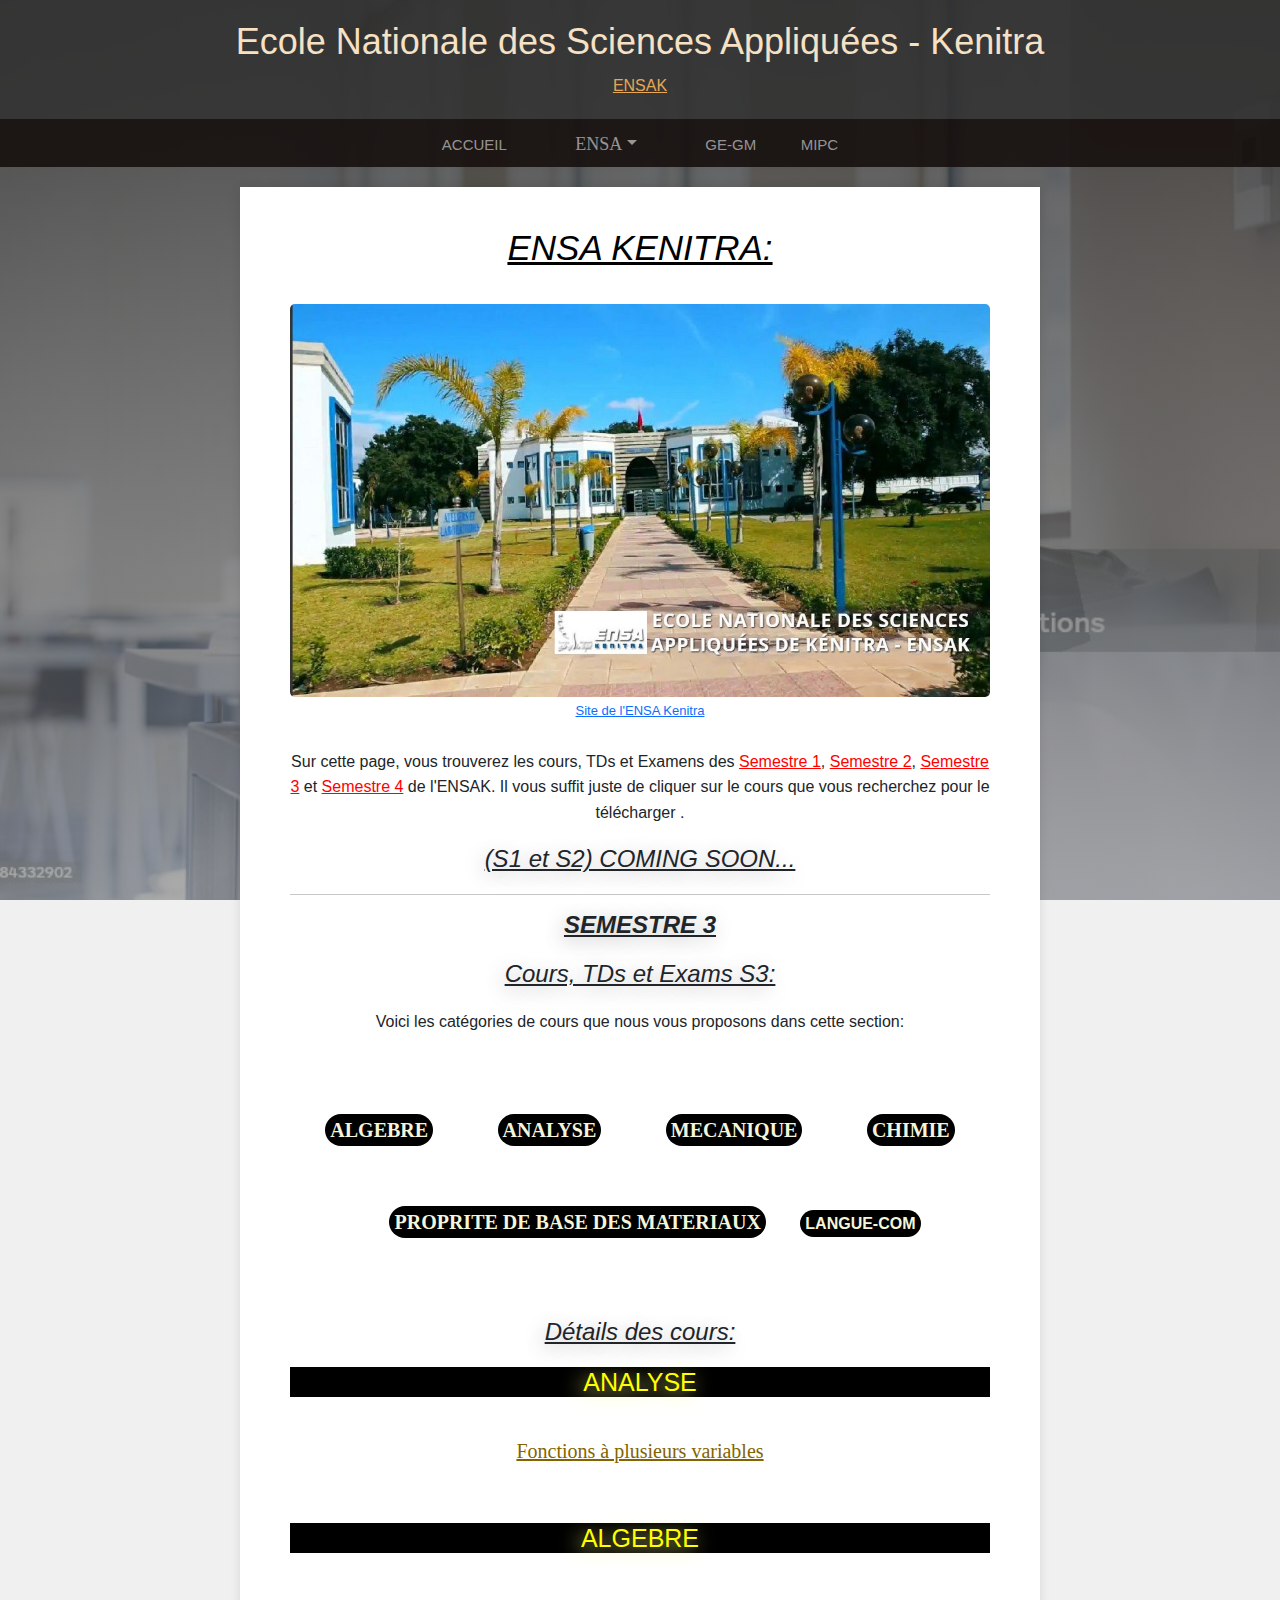
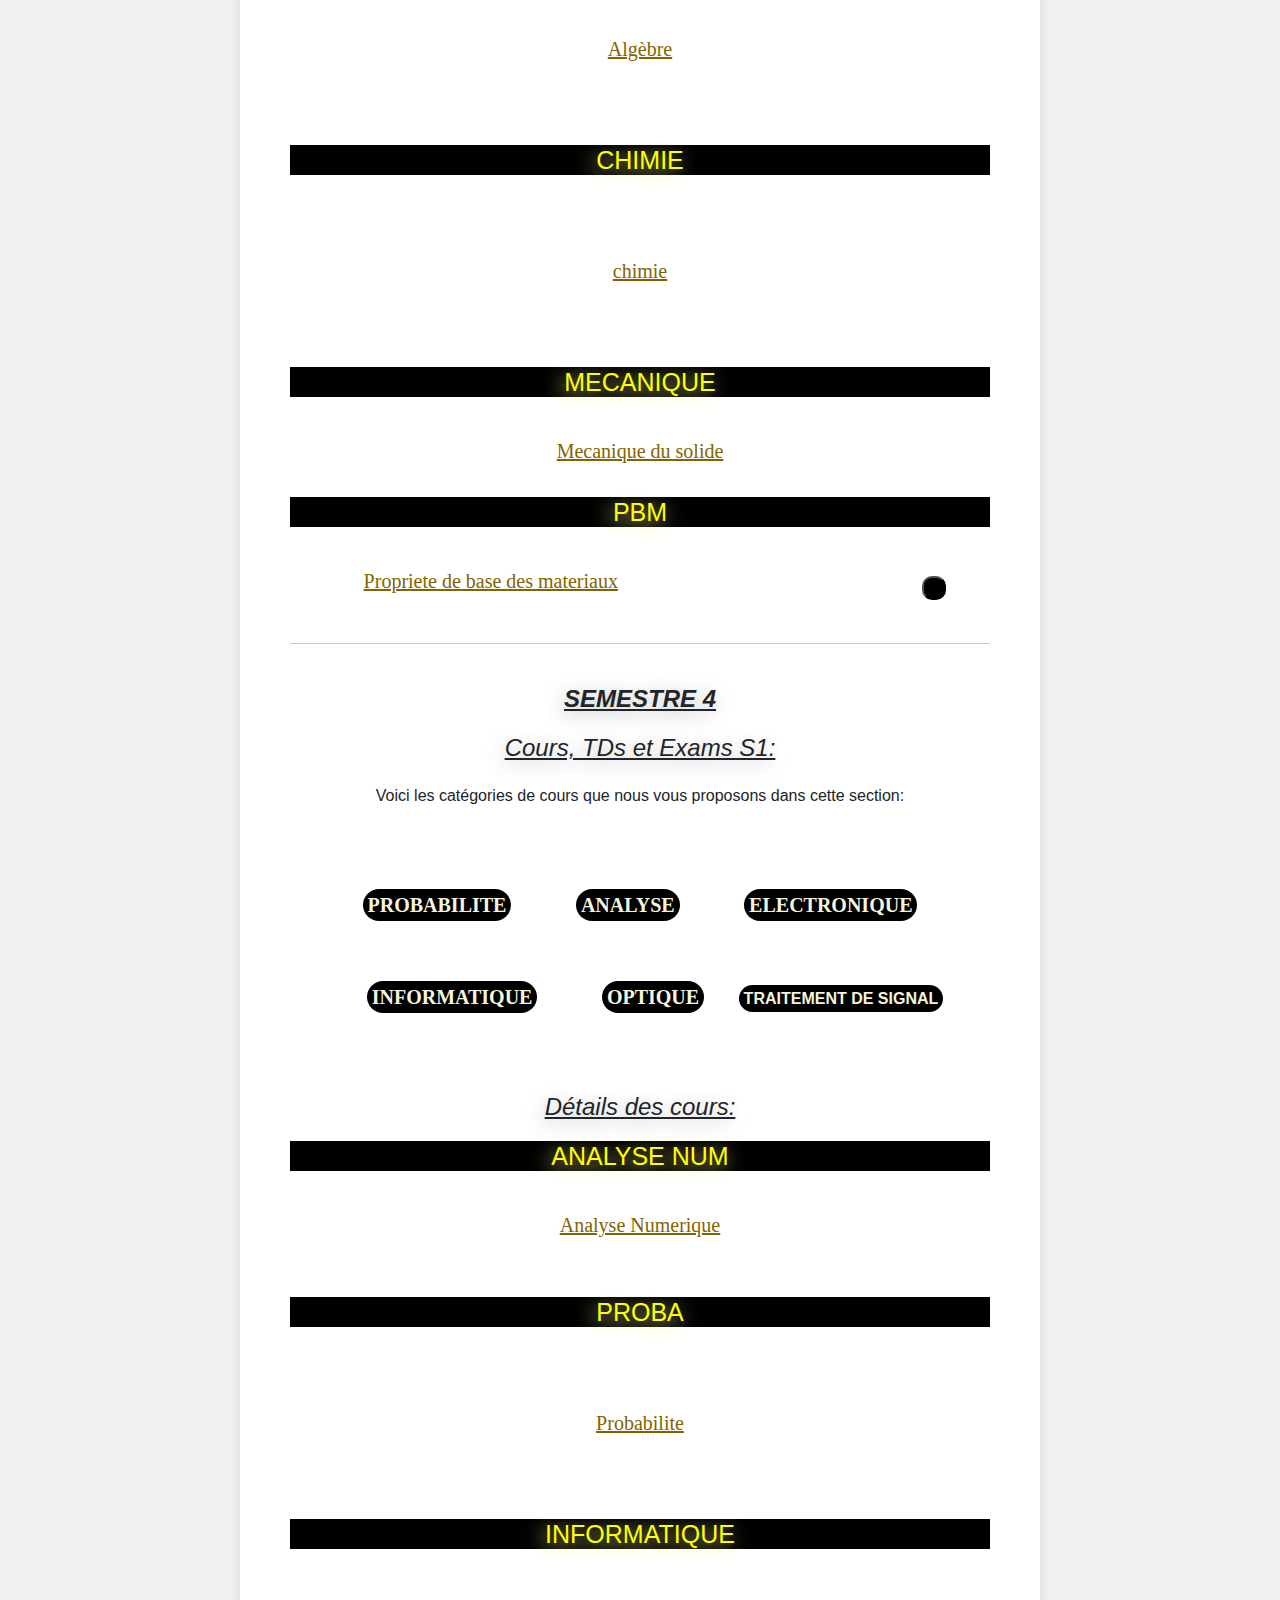
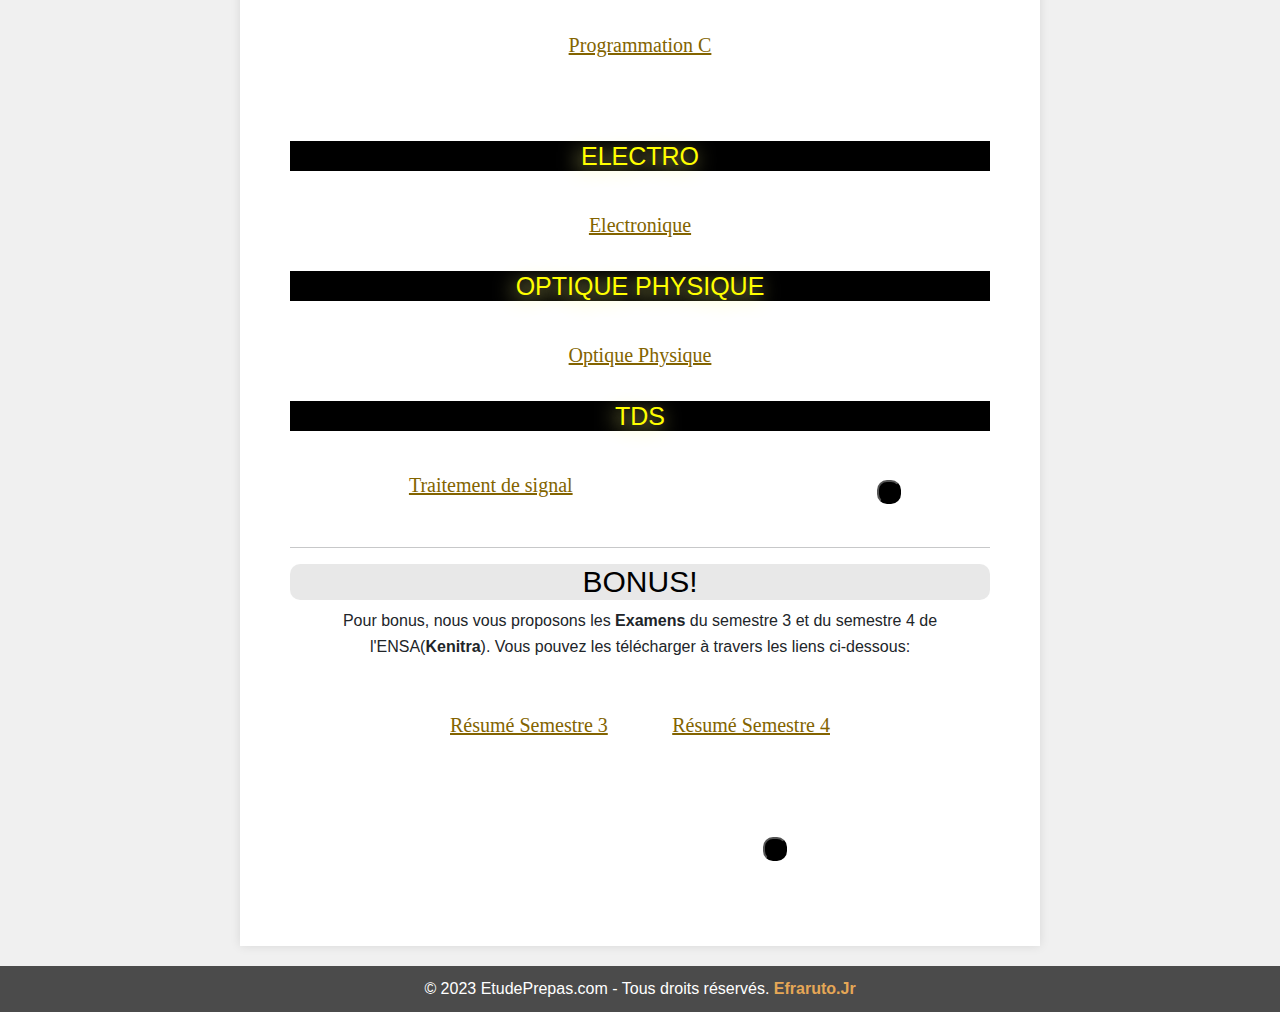
<file: ensak.html>
<!DOCTYPE html>
<html lang="fr">
  <head>
    <!-- Google tag (gtag.js) -->
<script async src="https://www.googletagmanager.com/gtag/js?id=G-TXJQWKXWVC"></script>
<script>
  window.dataLayer = window.dataLayer || [];
  function gtag(){dataLayer.push(arguments);}
  gtag('js', new Date());

  gtag('config', 'G-TXJQWKXWVC');
</script>
    <meta charset="UTF-8" />
    <meta name="viewport" content="width=device-width, initial-scale=1.0" />
    <title>ClassePrepas</title>
    <!-- Bootstrap CSS -->
  <link href="https://stackpath.bootstrapcdn.com/bootstrap/5.1.3/css/bootstrap.min.css" rel="stylesheet">
  <link
    href="https://cdn.jsdelivr.net/npm/bootstrap@5.0.2/dist/css/bootstrap.min.css"
    rel="stylesheet"
    integrity="sha384-EVSTQN3/azprG1Anm3QDgpJLIm9Nao0Yz1ztcQTwFspd3yD65VohhpuuCOmLASjC"
    crossorigin="anonymous"
  />
    <link rel="shortcut icon" href="./images/Pi-symbol.svg.png" />
    <link rel="stylesheet" href="style.css" />
    <link rel="stylesheet" href="https://cdnjs.cloudflare.com/ajax/libs/font-awesome/6.4.2/css/all.min.css" integrity="sha512-z3gLpd7yknf1YoNbCzqRKc4qyor8gaKU1qmn+CShxbuBusANI9QpRohGBreCFkKxLhei6S9CQXFEbbKuqLg0DA==" crossorigin="anonymous" referrerpolicy="no-referrer" />
    
  </head>
  <body>
    <header>
      <h1 id="haut-de-page">Ecole Nationale des Sciences Appliquées - Kenitra</h1>
      
      <div id="cours">ENSAK</div>
    </header>
    <nav id="nav">
      <ul>
        <li><a id="na" href="index.html">Accueil</a></li>
        <li class="nav-item px-lg-4"><a id="ensaliste" class="nav-link dropdown-toggle" data-bs-toggle="dropdown" href="#" role="button" aria-expanded="false">ENSA</a>
          <ul class="dropdown-menu">
            <li id="dropdown"><a class="dropdown-item" href="ensabm.html">ENSA Beni Mellal</a></li>
            <li id="dropdown"><hr class="dropdown-divider"></li>
            <li id="dropdown"><a class="dropdown-item" href="ensakech.html">ENSA Marrakech</a></li>
            <li id="dropdown" ><hr class="dropdown-divider"></li>
            <li id="dropdown"><a class="dropdown-item" href="ensak.html">ENSA Kenitra</a></li>
            <li id="dropdown"><hr class="dropdown-divider"></li>
            <li id="dropdown"><a class="dropdown-item" href="ensah.html">ENSA Al Hoceima</a></li>
            <li id="dropdown"><hr class="dropdown-divider"></li>
                  <li id="dropdown"><a class="dropdown-item" href="ensaa.html">ENSA Agadir</a></li>
          </ul></li> 
        <li><a id="na" href="gegm.html">GE-GM</a></li>
        <li><a id="na" href="mipc.html"> MIPC</a></li>
      </ul>
    </nav>
    
    <main>
      
      <h1 id="h1"><em>ENSA KENITRA:</em></h1>
      <br>
      <img id="image" class="image" src="./assets/img/ensak.jpg" alt="ensak">
      <a id="site" href="https://ensa.uit.ac.ma/" target="_blank">Site de l'ENSA Kenitra </a>
      <br>
      <br>
      <div>
      <p>
        Sur cette page, vous trouverez les cours, TDs et Examens des <a id="color" href="#s1">Semestre 1</a>, <a id="color" href="#s2">Semestre 2</a>, <a id="color" href="#s3">Semestre 3</a> et <a id="color" href="#s4">Semestre 4</a>  de l'ENSAK. Il
        vous suffit juste de cliquer sur le cours que vous recherchez pour le
        télécharger <i class="fa-solid fa-download fa-bounce"></i>.
       
      </p></div>
      <h2>(S1 et S2) COMING SOON...</h2>
      <!-- <h2 id="s1"><strong>SEMESTRE 1</strong></h2>
  <div  class="courses"></div>
  <h2>Cours, TDs et Exams S1:</h2>
  <p> Voici les catégories de cours que nous vous proposons dans cette section:</p>

  <ul class="sectiongegm">
    <li>
      <a class="scroll-link" href="#algebr1" data-target="#algebr1">ALGEBRE</a>
    </li>
    <li>
      <a class="scroll-link" href="#analy1" data-target="#analy1">ANALYSE</a>
    </li>
    <li>
      <a class="scroll-link" href="#e1" data-target="#e1">MECANIQUE</a>
    </li>
    <li>
      <a class="scroll-link" href="#i1" data-target="#i1">INFORMATIQUE</a>
    </li>
    <li><a class="scroll-link" href="#c1" data-target="#c1">PHYSIQUE</a></li>
   
      <a class="scroll-link" href="#l1" data-target="#l1"
        >LANGUE-COM</a
      >
    </li>
  </ul>
  <section>
    <h2>Détails des cours:</h2>
  </div>
  <p>
    
  </p>
  <section class="section">
  <div id="analy1"  class="courses"></div>
    <h3 >ANALYSE</h3>

    <div>
    <ul>
      <li>
        <a id="a"
          href=""
          target="_blank"
          >Analyse</a
        >
      </li>
     
    </ul>
    <div id="algebr1"></div>
    <br />
    <h3>ALGEBRE</h3>
    <ul class="sectiongegm">
      <li>
        <a id="a"
          href=""
          target="_blank"
          >Algèbre</a
        >
      </li>
    
    <div id="i1"></div>
  </section>
  <section class="section">
    <h3 >INFORMATIQUE</h3>
    <ul class="sectiongegm">
      <li>
        <a id="a"
          href=""
          target="_blank"
          >Informatique I</a
        >
      </li>
      
    </ul>
  </section>
  <div id="e1"></div>
  <section class="section">
    <h3 >MECANIQUE 1</h3>
    <ul>
      <li>
        <a id="a"
          href=""
          target="_blank"
          >Mecanique 1</a
        >
      </li>
      
    </ul>
    <h3 id="c1">PHYSIQUE1</h3>
    <ul>
      <li>
        <a id="a"
          href=""
          target="_blank"
          >Physique 1</a
        >
      </li>
    </ul>
   
    <div id="l1"></div>
  </section>
    
  <section class="section">
    <h3 >LANGUE ET COMMUNICATION</h3>
    <ul>
      <li>
        <a id="a"
          href=""
          target="_blank"
          >TEC</a
        >
      </li>
      
      <button onclick="scrollToTop()" class="retour" href="#haut-de-page" id="retour-haut" ><i class="fa-solid fa-arrow-turn-up"></i></button>

    </ul>
    
  </div>

  </div>
  
  </section>
</section>
<hr>
  <h2 id="s2"><strong>SEMESTRE 2</strong></h2>
  <div  class="courses"></div>
  <h2>Cours, TDs et Exams S2:</h2>
  <p> Voici les catégories de cours que nous vous proposons dans cette section:</p>

  <ul class="sectiongegm">
    <li>
      <a class="scroll-link" href="#algebr12" data-target="#algebr12">ALGEBRE</a>
    </li>
    <li>
      <a class="scroll-link" href="#analy12" data-target="#analy12">ANALYSE</a>
    </li>
    <li>
      <a class="scroll-link" href="#e12" data-target="#e12">MECANIQUE</a>
    </li>
    <li>
      <a class="scroll-link" href="#i12" data-target="#i12">INFORMATIQUE</a>
    </li>
    <li><a class="scroll-link" href="#c12" data-target="#c12">PHYSIQUE</a></li>
   
      <a class="scroll-link" href="#l12" data-target="#l12"
        >LANGUE-COM</a
      >
    </li>
  </ul>
  <section>
    <h2>Détails des cours:</h2>
  </div>
  <p>
    
  </p>
  <section class="section">
  <div id="analy12"  class="courses"></div>
    <h3 >ANALYSE</h3>

    <div>
    <ul>
      <li>
        <a id="a"
          href=""
          target="_blank"
          >Analyse</a
        >
      </li>
     
    </ul>
    <div id="algebr12"></div>
    <br />
    <h3>ALGEBRE</h3>
    <ul class="sectiongegm">
      <li>
        <a id="a"
          href=""
          target="_blank"
          >Algèbre</a
        >
      </li>
    
    <div id="i12"></div>
  </section>
  <section class="section">
    <h3 >INFORMATIQUE</h3>
    <ul class="sectiongegm">
      <li>
        <a id="a"
          href=""
          target="_blank"
          >Informatique I</a
        >
      </li>
      
    </ul>
  </section>
  <div id="e12"></div>
  <section class="section">
    <h3 >MECANIQUE 1</h3>
    <ul>
      <li>
        <a id="a"
          href=""
          target="_blank"
          >Mecanique 1</a
        >
      </li>
      
    </ul>
    <h3 id="c12">PHYSIQUE1</h3>
    <ul>
      <li>
        <a id="a"
          href=""
          target="_blank"
          >Physique 1</a
        >
      </li>
    </ul>
   
    <div id="l12"></div>
  </section>
    
  <section class="section">
    <h3 >LANGUE ET COMMUNICATION</h3>
    <ul>
      <li>
        <a id="a"
          href=""
          target="_blank"
          >TEC</a
        >
      </li>
      
      <button onclick="scrollToTop()" class="retour" href="#haut-de-page" id="retour-haut" ><i class="fa-solid fa-arrow-turn-up"></i></button>

    </ul>
    
  </div>

  </div>
  
  </section>
</section> -->
<hr>
<h2 id="s3"><strong>SEMESTRE 3</strong></h2>
      <div  class="courses"></div>
      <h2>Cours, TDs et Exams S3:</h2>
      <p> Voici les catégories de cours que nous vous proposons dans cette section:</p>

      <ul class="sectiongegm">
        <li>
          <a class="scroll-link" href="#algebr13" data-target="#algebr13">ALGEBRE</a>
        </li>
        <li>
          <a class="scroll-link" href="#analy13" data-target="#analy13">ANALYSE</a>
        </li>
        <li>
          <a class="scroll-link" href="#e13" data-target="#e13">MECANIQUE</a>
        </li>
        <li>
          <a class="scroll-link" href="#i13" data-target="#i13">CHIMIE</a>
        </li>
        <li><a class="scroll-link" href="#c13" data-target="#c13">PROPRITE DE BASE DES MATERIAUX</a></li>
       
          <a class="scroll-link" href="#l13" data-target="#l13"
            >LANGUE-COM</a
          >
        </li>
      </ul>
      <section>
        <h2>Détails des cours:</h2>
      </div>
      <p>
        
      </p>
      <section class="section">
      <div id="analy13"  class="courses"></div>
        <h3 >ANALYSE</h3>

        <div>
        <ul>
          <li>
            <a id="a"
              href="https://drive.google.com/drive/folders/166sp1WJleG2qrMg3W2vN_CEVoGE8aPK_?usp=sharing"
              target="_blank"
              >Fonctions à plusieurs variables</a
            >
          </li>
         
        </ul>
        <div id="algebr13"></div>
        <br />
        <h3>ALGEBRE</h3>
        <ul class="sectiongegm">
          <li>
            <a id="a"
              href="https://drive.google.com/drive/folders/1MvQf_vEsGC0t9M-y_vdNikKBWmTK8je-?usp=sharing"
              target="_blank"
              >Algèbre</a
            >
          </li>
        
        <div id="i13"></div>
      </section>
      <section class="section">
        <h3 >CHIMIE</h3>
        <ul class="sectiongegm">
          <li>
            <a id="a"
              href="https://drive.google.com/drive/folders/1_9zwrbpMmmicvYR6idJclIp6zYIrIFGR?usp=sharing"
              target="_blank"
              >chimie</a
            >
          </li>
          
        </ul>
      </section>
      <div id="e13"></div>
      <section class="section">
        <h3 >MECANIQUE</h3>
        <ul>
          <li>
            <a id="a"
              href="https://drive.google.com/drive/folders/166KyhrfnCKYouiXjLylfMosEEjkUzeRh?usp=sharing"
              target="_blank"
              >Mecanique du solide</a
            >
          </li>
          
        </ul>
        <h3 id="c13">PBM</h3>
        <ul>
          <li>
            <a id="a"
              href="https://drive.google.com/drive/folders/1gFNRPV-NZGrACMyAYGa9zgaDvd3tRCro?usp=sharing"
              target="_blank"
              >Propriete de base des materiaux</a
            >
          </li>          <button onclick="scrollToTop()" class="retour" href="#haut-de-page" id="retour-haut" ><i class="fa-solid fa-arrow-turn-up"></i></button>

        </ul>
       
        <div id="l13"></div>
        
      </section>
        
      <section class="section">
        
        
      </div>
    
      </div>
      
      </section>
    </section>
  <hr><br>
  <h2 id="s4"><strong>SEMESTRE 4</strong></h2>
      <div  class="courses"></div>
      <h2>Cours, TDs et Exams S1:</h2>
      <p> Voici les catégories de cours que nous vous proposons dans cette section:</p>

      <ul class="sectiongegm">
        <li>
          <a class="scroll-link" href="#algebr14" data-target="#algebr14">PROBABILITE</a>
        </li>
        <li>
          <a class="scroll-link" href="#analy14" data-target="#analy14">ANALYSE</a>
        </li>
        <li>
          <a class="scroll-link" href="#e14" data-target="#e14">ELECTRONIQUE</a>
        </li>
        <li>
          <a class="scroll-link" href="#i14" data-target="#i14">INFORMATIQUE</a>
        </li>
        <li><a class="scroll-link" href="#c14" data-target="#c14">OPTIQUE</a></li>
       
          <a class="scroll-link" href="#l14" data-target="#l14"
            >TRAITEMENT DE SIGNAL</a
          >
        </li>
      </ul>
      <section>
        <h2>Détails des cours:</h2>
      </div>
      <p>
        
      </p>
      <section class="section">
      <div id="analy14"  class="courses"></div>
        <h3 >ANALYSE NUM</h3>

        <div>
        <ul>
          <li>
            <a id="a"
              href="https://drive.google.com/drive/folders/1yejNUCzCJkoBzXMWbeauOESgRyHqGbRn?usp=sharing"
              target="_blank"
              >Analyse Numerique</a
            >
          </li>
         
        </ul>
        <div id="algebr14"></div>
        <br />
        <h3>PROBA</h3>
        <ul class="sectiongegm">
          <li>
            <a id="a"
              href="https://drive.google.com/drive/folders/1B6ziI8t77cb6dh0_u2oB1kl3_isUg9Sp?usp=sharing"
              target="_blank"
              >Probabilite</a
            >
          </li>
        
        <div id="i14"></div>
      </section>
      <section class="section">
        <h3 >INFORMATIQUE</h3>
        <ul class="sectiongegm">
          <li>
            <a id="a"
              href="https://drive.google.com/drive/folders/1xd0OrHxPexFweI1-AabGbPIXaMUcRHWZ?usp=sharing"
              target="_blank"
              >Programmation C</a
            >
          </li>
          
        </ul>
      </section>
      <div id="e14"></div>
      <section class="section">
        <h3 >ELECTRO</h3>
        <ul>
          <li>
            <a id="a"
              href="https://drive.google.com/drive/folders/1UytH7v-YKgWHL2f5S_WAULtJ_LzEOoqv?usp=sharing"
              target="_blank"
              >Electronique</a
            >
          </li>
          
        </ul>
        <h3 id="c14">OPTIQUE PHYSIQUE</h3>
        <ul>
          <li>
            <a id="a"
              href=""
              target="_blank"
              >Optique Physique</a
            >
          </li>
        </ul>
       
        <div id="l14"></div>
      </section>
        
      <section class="section">
        <h3 >TDS</h3>
        <ul>
          <li>
            <a id="a"
              href="https://drive.google.com/drive/folders/1VSlxVaE5Rqiu2CBdScNJx86n4g2Zam7y?usp=sharing"
              target="_blank"
              >Traitement de signal</a
            >
          </li>
          
          <button onclick="scrollToTop()" class="retour" href="#haut-de-page" id="retour-haut" ><i class="fa-solid fa-arrow-turn-up"></i></button>

        </ul>
        
      </div>
    
      </div>
      
      </section>
    </section>
  <hr><div>
    <h4>BONUS!</h4>
    <p>
      Pour bonus, nous vous proposons les <strong> Examens</strong> du
      semestre 3 et du semestre 4 de l'ENSA(<strong>Kenitra</strong>).
      Vous pouvez les télécharger à travers les liens ci-dessous:<i class="fa-sharp fa-solid fa-arrow-down"></i>
    </p>
    <ul>
      <li>
        <a id="a"
          href="https://drive.google.com/file/d/1zr586dF2LViAHxz-8IWlI_rj6swjPRJq/view?usp=sharing"
          target="_blank"
          >Résumé Semestre 3</a
        >
      </li>
      <li>
        <a id="a"
          href="https://drive.google.com/file/d/1CMSnHWq2MYbdk0ed-r8B7Ragudxoczml/view?usp=sharing"
          target="_blank"
          >Résumé Semestre 4</a
        >
      </li>
    </ul>
  </div>
  <br>
  <button onclick="scrollToTop()" class="retour" href="#haut-de-page" id="retour-haut" ><i class="fa-solid fa-arrow-turn-up"></i></button>
    </main>

    <footer>
      <p>&copy; 2023 EtudePrepas.com - Tous droits réservés. <strong id="jr">Efraruto.Jr</strong></p>
    </footer>
    <script>document.addEventListener("DOMContentLoaded", function () {
      var scrollLinks = document.querySelectorAll(".scroll-link");
    
      scrollLinks.forEach(function (link) {
        link.addEventListener("click", function (e) {
          e.preventDefault();
    
          var target = document.querySelector(link.getAttribute("data-target"));
    
          target.scrollIntoView({
            behavior: "smooth",
          });
        });
      });
    });</script>
    <script src="index.js"></script>
    <script src="https://cdn.jsdelivr.net/npm/bootstrap@5.2.3/dist/js/bootstrap.bundle.min.js"></script>
    <!-- Core theme JS-->
    <script src="js/scripts.js"></script>
  </body>
</html>
</file>
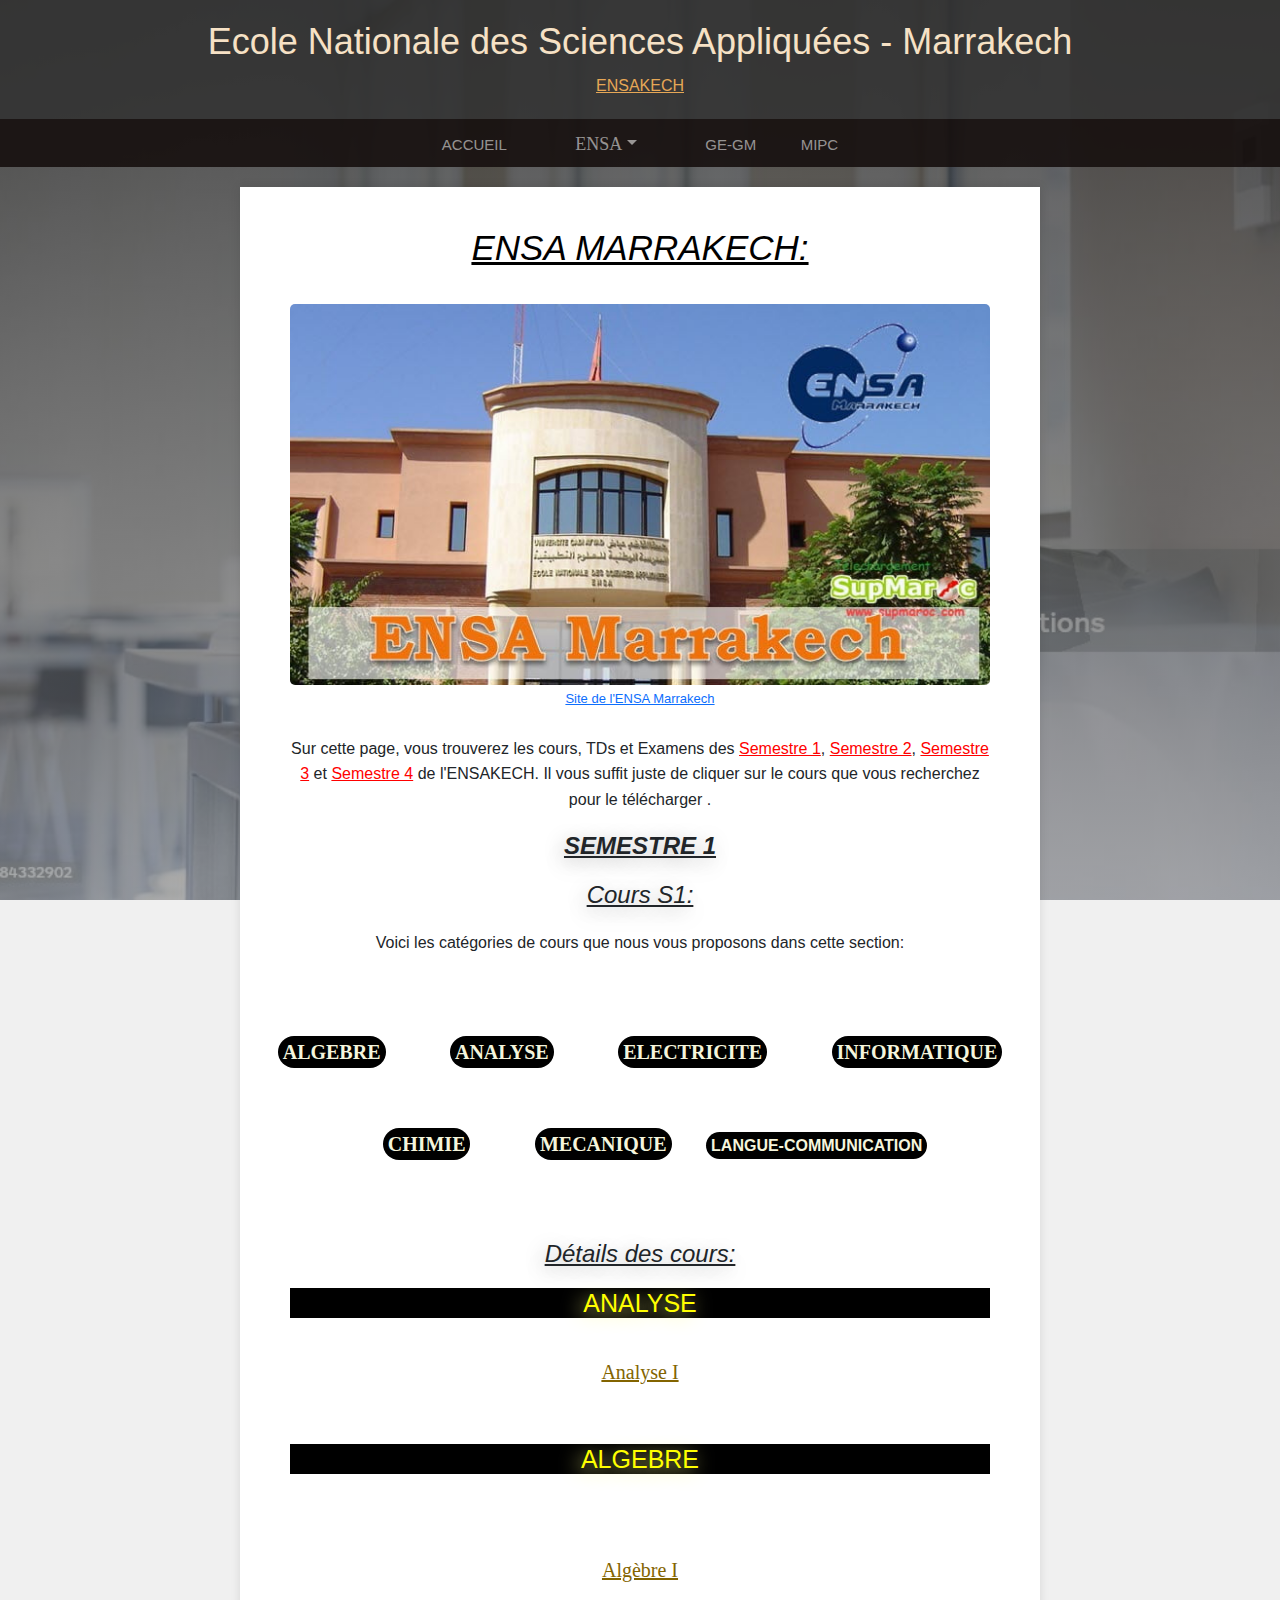
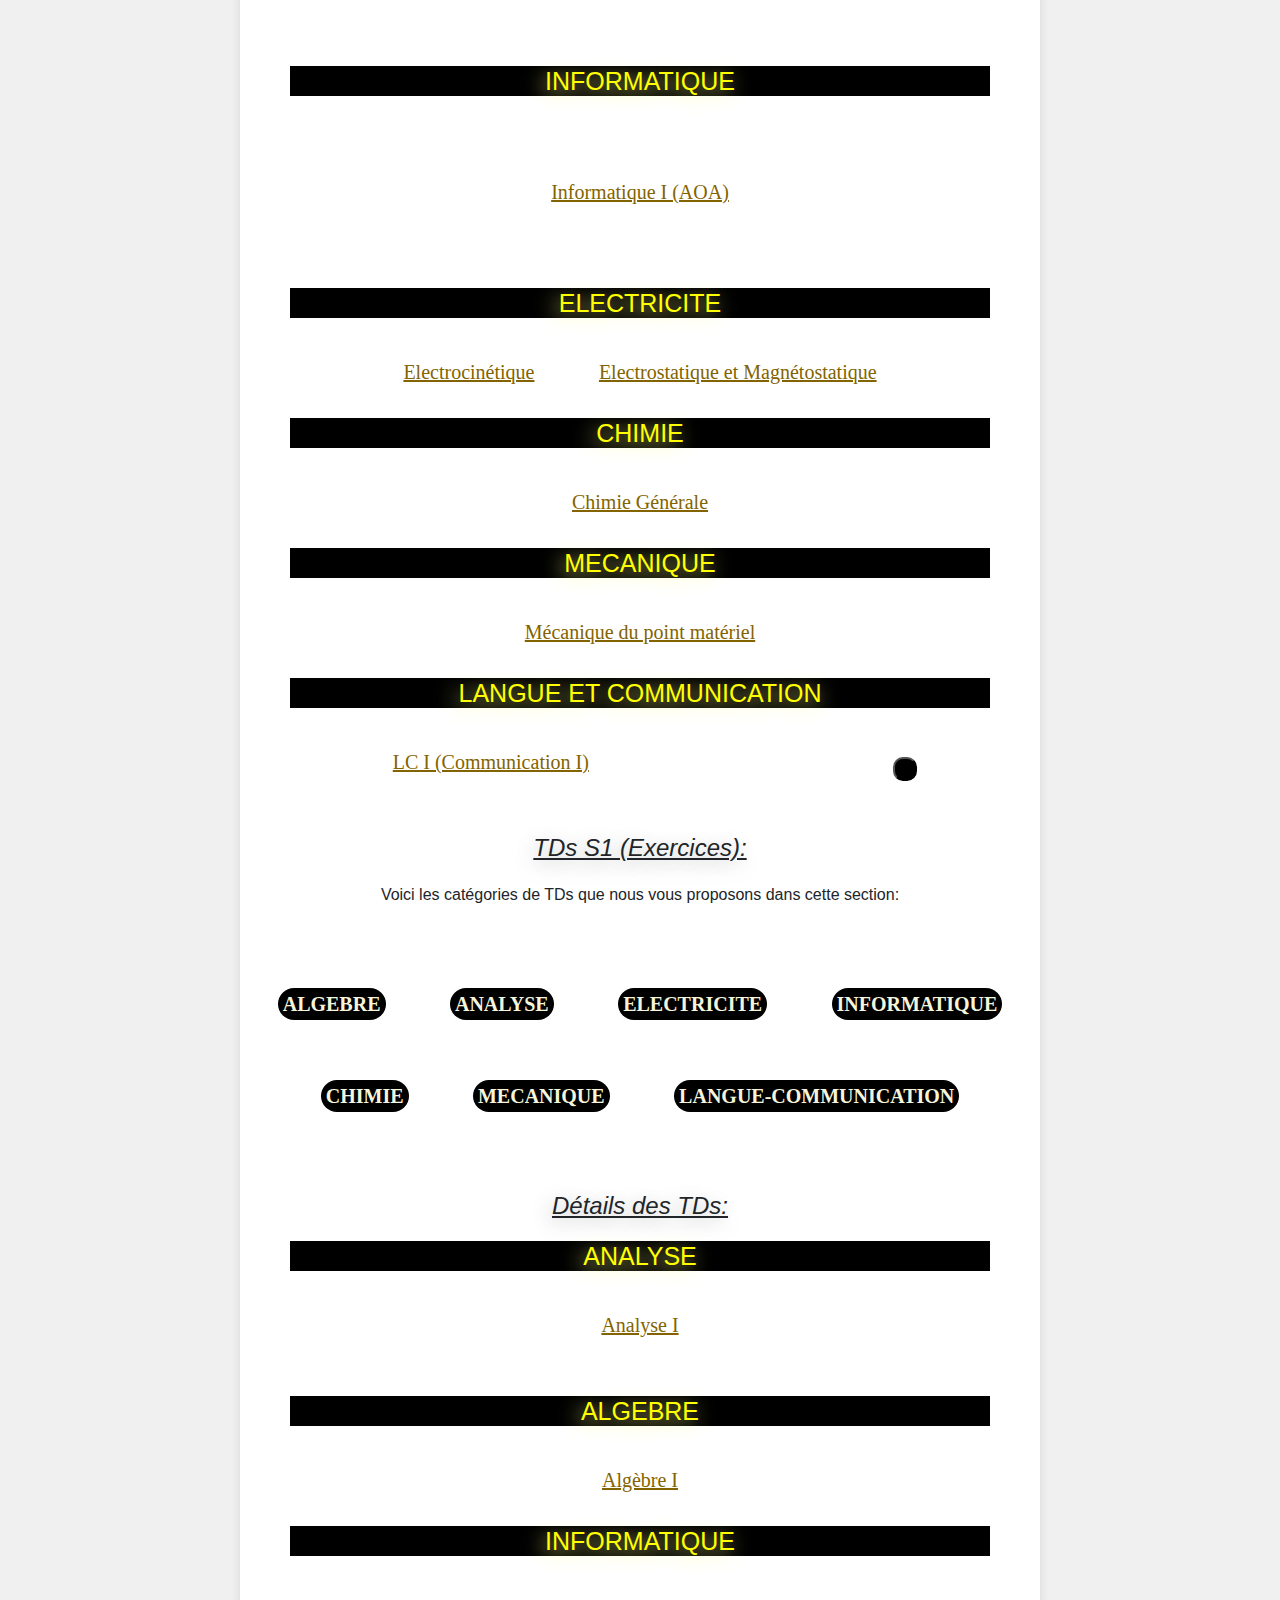
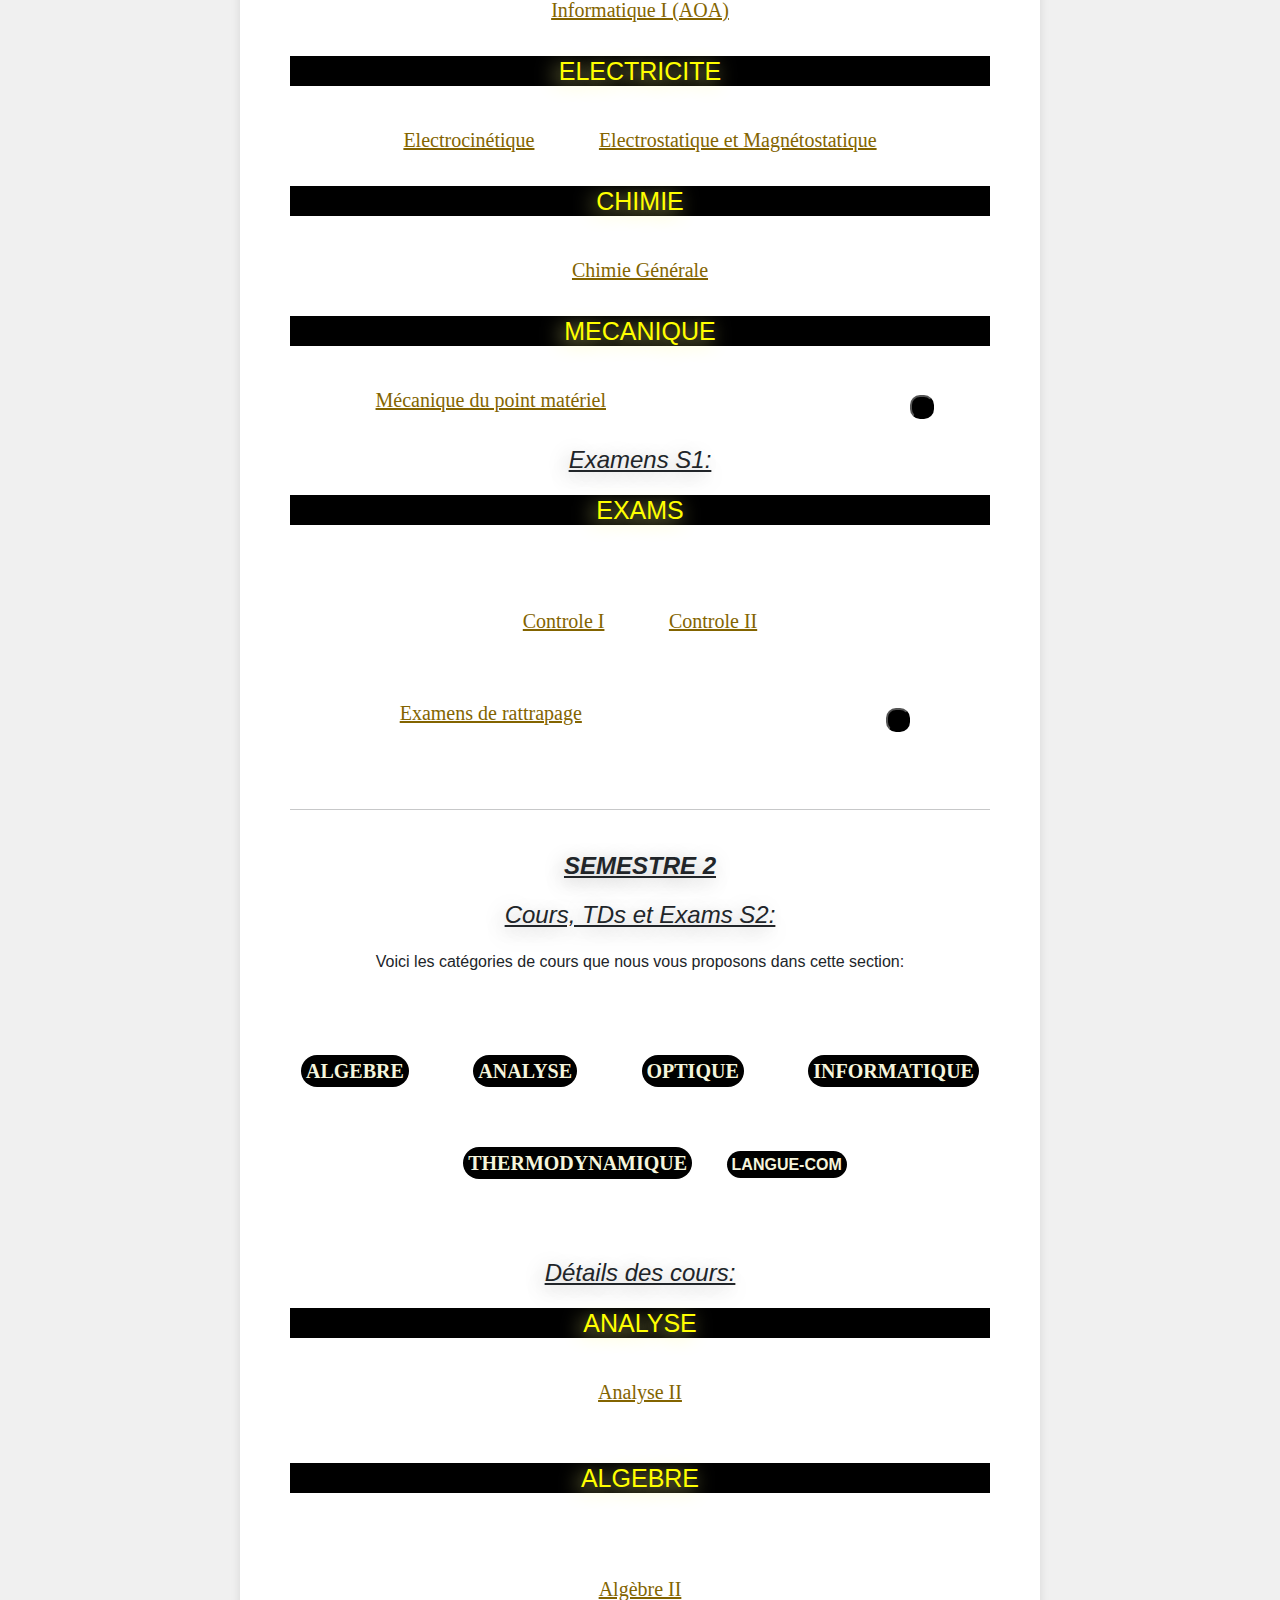
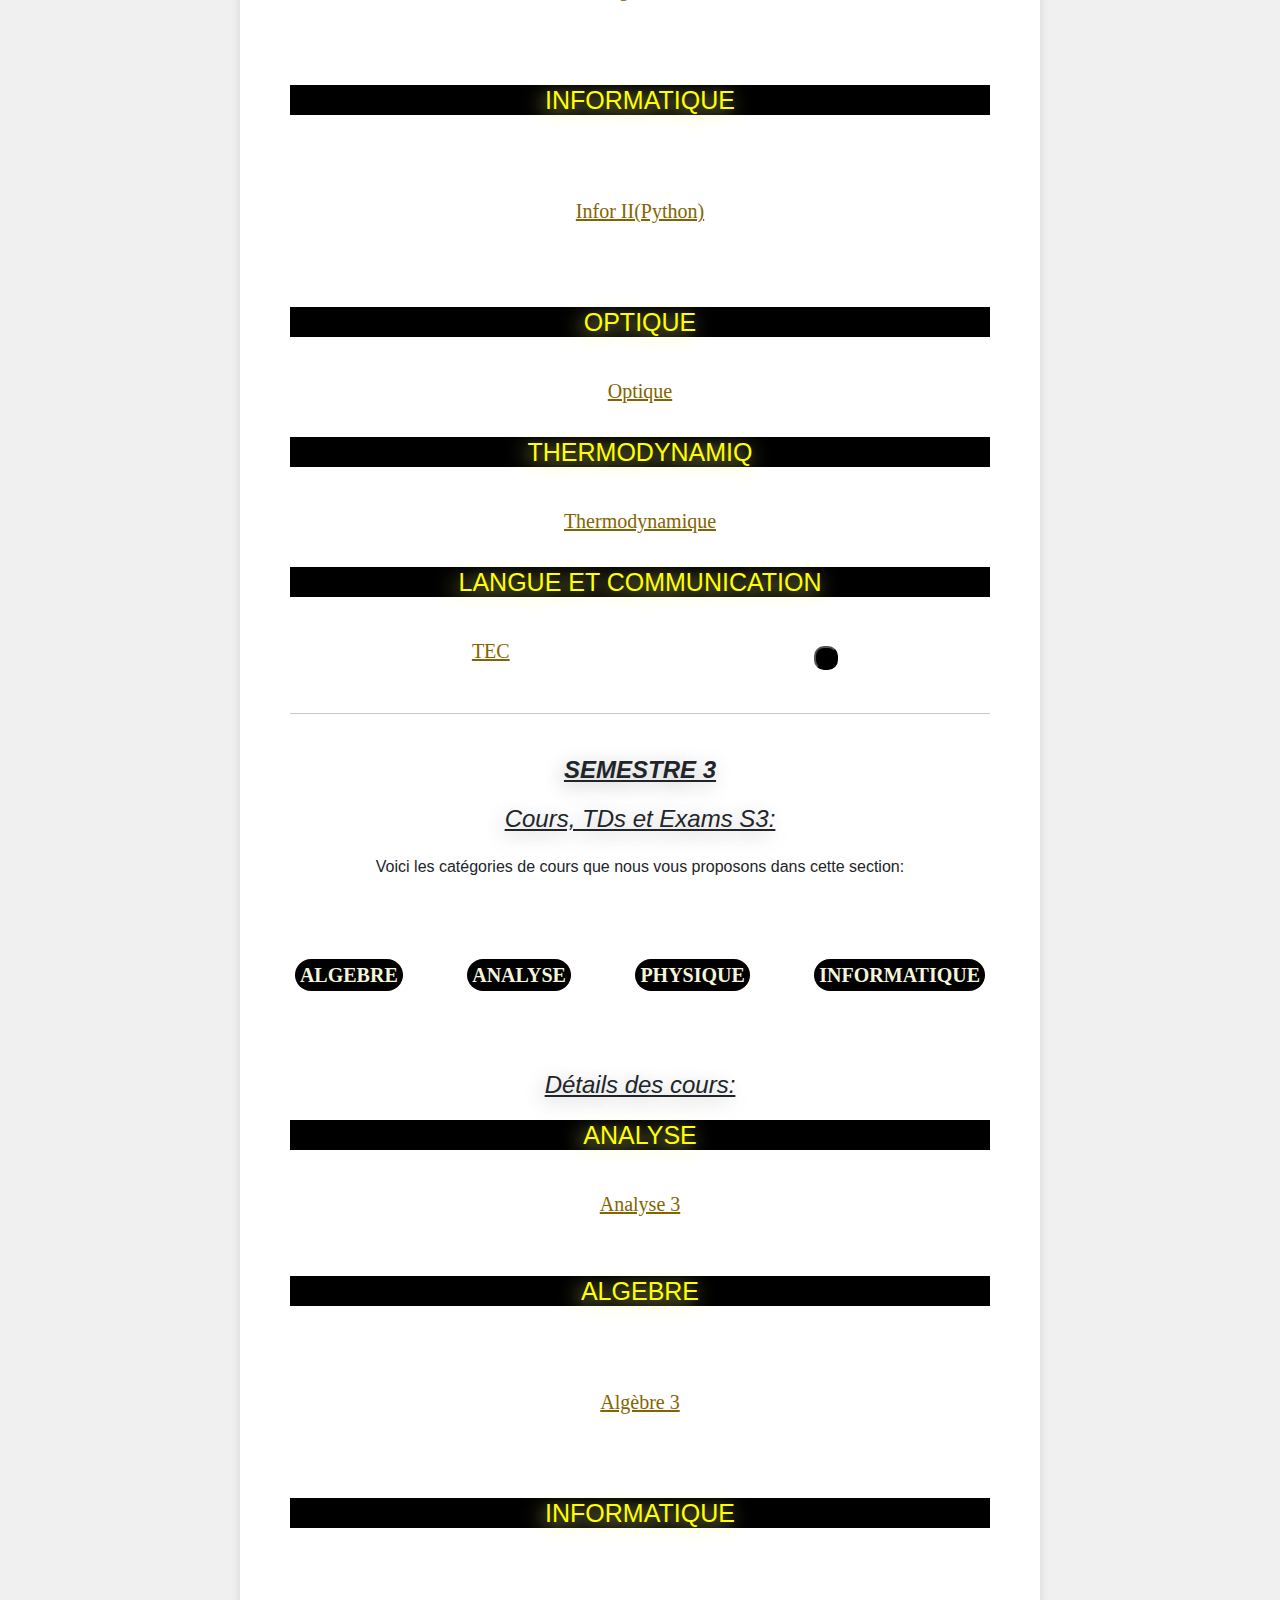
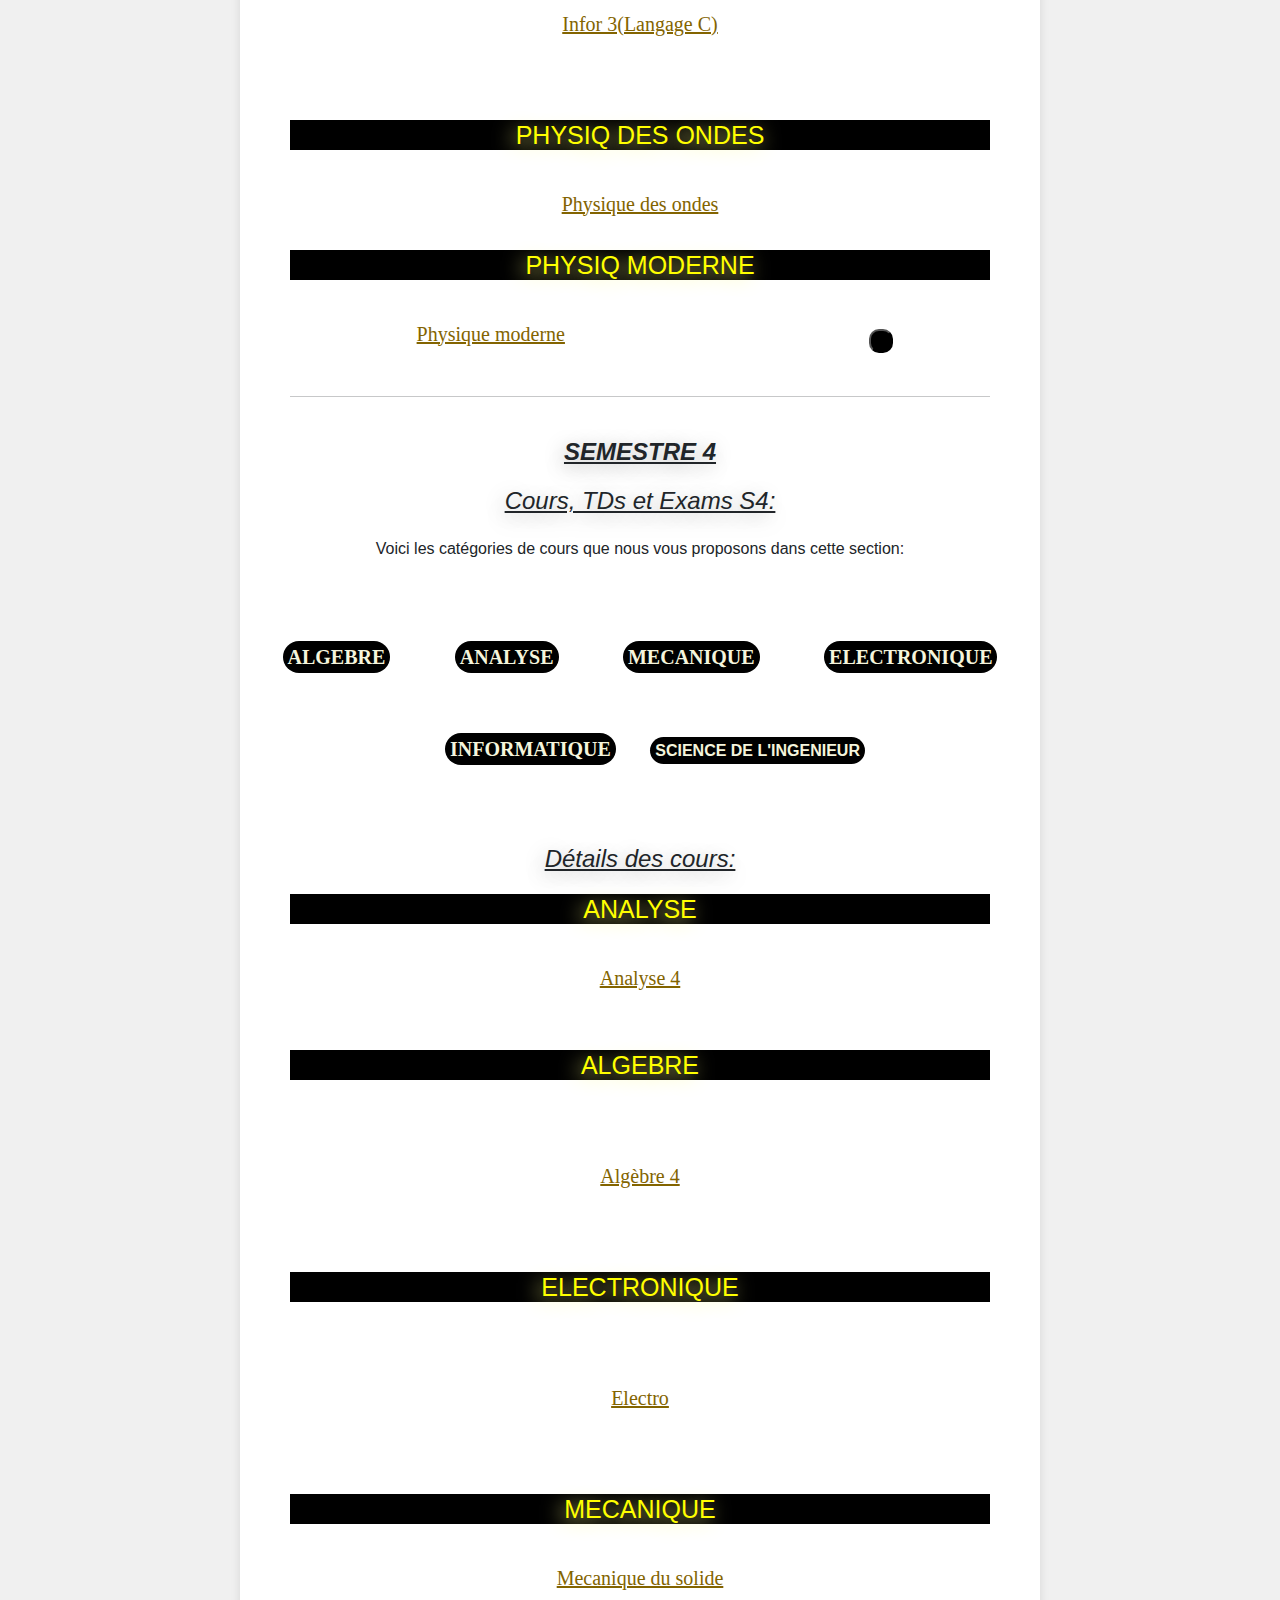
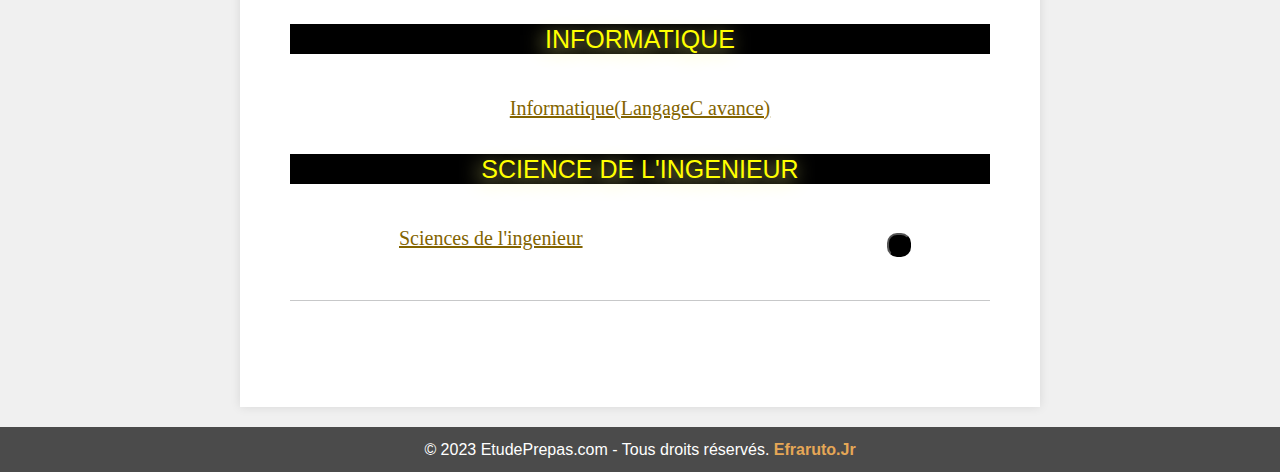
<file: ensakech.html>
<!DOCTYPE html>
<html lang="fr">
  <head>
    <!-- Google tag (gtag.js) -->
<script async src="https://www.googletagmanager.com/gtag/js?id=G-TXJQWKXWVC"></script>
<script>
  window.dataLayer = window.dataLayer || [];
  function gtag(){dataLayer.push(arguments);}
  gtag('js', new Date());

  gtag('config', 'G-TXJQWKXWVC');
</script>
    <meta charset="UTF-8" />
    <meta name="viewport" content="width=device-width, initial-scale=1.0" />
    <title>ClassePrepas</title>
    <!-- Bootstrap CSS -->
  <link href="https://stackpath.bootstrapcdn.com/bootstrap/5.1.3/css/bootstrap.min.css" rel="stylesheet">
  <link
    href="https://cdn.jsdelivr.net/npm/bootstrap@5.0.2/dist/css/bootstrap.min.css"
    rel="stylesheet"
    integrity="sha384-EVSTQN3/azprG1Anm3QDgpJLIm9Nao0Yz1ztcQTwFspd3yD65VohhpuuCOmLASjC"
    crossorigin="anonymous"
  />
    <link rel="shortcut icon" href="./images/Pi-symbol.svg.png" />
    <link rel="stylesheet" href="style.css" />
    <link rel="stylesheet" href="https://cdnjs.cloudflare.com/ajax/libs/font-awesome/6.4.2/css/all.min.css" integrity="sha512-z3gLpd7yknf1YoNbCzqRKc4qyor8gaKU1qmn+CShxbuBusANI9QpRohGBreCFkKxLhei6S9CQXFEbbKuqLg0DA==" crossorigin="anonymous" referrerpolicy="no-referrer" />
    
  </head>
  <body>
    <header>
      <h1 id="haut-de-page">Ecole Nationale des Sciences Appliquées - Marrakech</h1>
      
      <div id="cours">ENSAKECH</div>
    </header>
    <nav id="nav">
      <ul>
        <li><a id="na" href="index.html">Accueil</a></li>
        <li class="nav-item px-lg-4"><a id="ensaliste" class="nav-link dropdown-toggle" data-bs-toggle="dropdown" href="#" role="button" aria-expanded="false">ENSA</a>
          <ul class="dropdown-menu">
            <li id="dropdown"><a class="dropdown-item" href="ensabm.html">ENSA Beni Mellal</a></li>
            <li id="dropdown"><hr class="dropdown-divider"></li>
            <li id="dropdown"><a class="dropdown-item" href="ensakech.html">ENSA Marrakech</a></li>
            <li id="dropdown" ><hr class="dropdown-divider"></li>
            <li id="dropdown"><a class="dropdown-item" href="ensak.html">ENSA Kenitra</a></li>
            <li id="dropdown"><hr class="dropdown-divider"></li>
            <li id="dropdown"><a class="dropdown-item" href="ensah.html">ENSA Al Hoceima</a></li>
            <li id="dropdown"><hr class="dropdown-divider"></li>
                  <li id="dropdown"><a class="dropdown-item" href="ensaa.html">ENSA Agadir</a></li>
          </ul></li> 
        <li><a id="na" href="gegm.html">GE-GM</a></li>
        <li><a id="na" href="mipc.html"> MIPC</a></li>
      </ul>
    </nav>
    
    <main>
      
      <h1 id="h1"><em>ENSA MARRAKECH:</em></h1>
      <br>
      <img class="image" src="./assets/img/ensakech.jpg" alt="imgensakech">
      <a id="site" href="https://www.ensa.ac.ma/" target="_blank" rel="noopener noreferrer">Site de l'ENSA Marrakech</a>
      <br>
      <br>
      <div>
      <p>
        Sur cette page, vous trouverez les cours, TDs et Examens des <a id="color" href="#cour">Semestre 1</a>, <a id="color" href="#s2">Semestre 2</a>, <a id="color" href="#s3">Semestre 3</a> et <a id="color" href="#s4">Semestre 4</a>  de l'ENSAKECH. Il
        vous suffit juste de cliquer sur le cours que vous recherchez pour le
        télécharger <i class="fa-solid fa-download fa-bounce"></i>.
       
      </p></div>
      <h2 id="cour"><strong>SEMESTRE 1</strong></h2>
      <div  class="courses"></div>
      <h2>Cours S1:</h2>
      <p> Voici les catégories de cours que nous vous proposons dans cette section:</p>

      <ul class="sectiongegm">
        <li>
          <a class="scroll-link" href="#algebre" data-target="#algebre">ALGEBRE</a>
        </li>
        <li>
          <a class="scroll-link" href="#analyse" data-target="#analyse">ANALYSE</a>
        </li>
        <li>
          <a class="scroll-link" href="#el" data-target="#el">ELECTRICITE</a>
        </li>
        <li>
          <a class="scroll-link" href="#in" data-target="#in">INFORMATIQUE</a>
        </li>
        <li><a class="scroll-link" href="#ch" data-target="#ch">CHIMIE</a></li>
        <!-- <li>
          <a class="scroll-link" href="#eli" data-target="#eli"
            >ELECTRONIQUE LINEAIRE</a
          >
        </li> -->
        <li>
          <a class="scroll-link" href="#me" data-target="#me">MECANIQUE</a>
        </li>
          <a class="scroll-link" href="#lc" data-target="#lc"
            >LANGUE-COMMUNICATION</a
          >
        </li>
      </ul>
      <section>
        <h2>Détails des cours:</h2>
      </div>
      <p>
        
      </p>
      <section class="section">
      <div id="analyse"  class="courses"></div>
        <h3 >ANALYSE</h3>

        <div>
        <ul>
          <li>
            <a id="a"
              href="https://drive.google.com/drive/folders/1SvOTn5NdvOoKfb87Cw_do3OQFmylJYEm?usp=sharing"
              target="_blank"
              >Analyse I</a
            >
          </li>
         
        </ul>
        <div id="algebre"></div>
        <br />
        <h3>ALGEBRE</h3>
        <ul class="sectiongegm">
          <li>
            <a id="a"
              href="https://drive.google.com/drive/folders/1lMYYFitTelw8vbFjRgavJgHFXD7OmdI8?usp=sharing"
              target="_blank"
              >Algèbre I</a
            >
          </li>
        
        <div id="in"></div>
      </section>
      <section class="section">
        <h3 >INFORMATIQUE</h3>
        <ul class="sectiongegm">
          <li>
            <a id="a"
              href="https://drive.google.com/drive/folders/1OhepmGeWWLXvWfQUN2Ke1X8f9jRkvw_D?usp=sharing"
              target="_blank"
              >Informatique I (AOA)</a
            >
          </li>
          
        </ul>
      </section>
      <div id="el"></div>
      <section class="section">
        <h3 >ELECTRICITE</h3>
        <ul>
          <li>
            <a id="a"
              href="https://drive.google.com/drive/folders/1lJoxulYDBr4gVT6HyzzMJJzewz0mlHHA?usp=sharing"
              target="_blank"
              >Electrocinétique</a
            >
          </li>
          <li>
            <a id="a"
              href="https://drive.google.com/drive/folders/1hqfoR9Z7idZlCtRJXal3u_mw0IFqizPq?usp=sharing"
              target="_blank"
              >Electrostatique et Magnétostatique</a
            >
          </li>
        </ul>
        <h3 id="ch">CHIMIE</h3>
        <ul>
          <li>
            <a id="a"
              href="https://drive.google.com/drive/folders/1ZaWSrKxSJHxwlD5YvnpKdIpDORCuWaFi?usp=sharing"
              target="_blank"
              >Chimie Générale</a
            >
          </li>
        </ul>
        <h3 id="me">MECANIQUE</h3>
        <ul>
          <li>
            <a id="a"
              href="https://drive.google.com/drive/folders/1pvx6QD1W2kprneSHWblULi58XzvpniOa?usp=sharing"
              target="_blank"
              >Mécanique du point matériel</a
            >
          </li>
          
        </ul>
       
        <div id="lc"></div>
      </section>
        <!-- <h3 id="eli">ELECTRONIQUE</h3>
        <ul>
          <li>
            <a id="a"
              href="https://drive.google.com/drive/folders/1MoTFz_6YbOfbQpX1eEuwjQUQuUL64UWh?usp=drive_link"
              target="_blank"
              >Electronique Linéaire Cours</a
            >
          </li>
        </ul> -->
      <section class="section">
        <h3 >LANGUE ET COMMUNICATION</h3>
        <ul>
          <li>
            <a id="a"
              href="https://drive.google.com/drive/folders/1VlQ5DoCWEVV9kUE1Iz6pqJ21mEkuw0SM?usp=sharing"
              target="_blank"
              >LC I (Communication I)</a
            >
          </li>
          
          <button onclick="scrollToTop()" class="retour" href="#haut-de-page" id="retour-haut" ><i class="fa-solid fa-arrow-turn-up"></i></button>

        </ul>
        
      </div>
    
      </div>
      
      </section>
    </section>
  
      <br>
      <h2 id="td">TDs S1 (Exercices):</h2>
      <p> Voici les catégories de TDs que nous vous proposons dans cette section:</p>

      <ul class="sectiongegm">
        <li>
          <a class="scroll-link" href="#algebres" data-target="#algebres">ALGEBRE</a>
        </li>
        <li>
          <a class="scroll-link" href="#analyses" data-target="#analyses">ANALYSE</a>
        </li>
        <li>
          <a class="scroll-link" href="#els" data-target="#els">ELECTRICITE</a>
        </li>
        <li>
          <a class="scroll-link" href="#ins" data-target="#ins">INFORMATIQUE</a>
        </li>
        <li><a class="scroll-link" href="#chs" data-target="#chs">CHIMIE</a></li>
        <!-- <li>
          <a class="scroll-link" href="#eli" data-target="#eli"
            >ELECTRONIQUE LINEAIRE</a
          >
        </li> -->
        <li>
          <a class="scroll-link" href="#mes" data-target="#mes">MECANIQUE</a>
        </li>
        
        <li id="">
          <a class="scroll-link" href="#lcs" data-target="#lcs"
            >LANGUE-COMMUNICATION</a
          >
        </li>
      </ul>
      <section>
        <h2>Détails des TDs:</h2>
      </div>
      <p>
        
      </p>
      <section class="section">
      <div id="analyses"  class="courses"></div>
        <h3 >ANALYSE</h3>

        <div>
        <ul>
          <li>
            <a id="a"
              href="https://drive.google.com/drive/folders/1ZZW8u4I64FFt1-HehzmNyFovVfxAaa2i?usp=sharing"
              target="_blank"
              >Analyse I</a
            >
          </li>
        </ul>
        <div id="algebres"></div>
        <br />
        <h3>ALGEBRE</h3>
        <ul>
          <li>
            <a id="a"
              href="https://drive.google.com/drive/folders/1kJLYa2u2ZaaAoiXa0QaSo9OSr4oPz_G3?usp=sharing"
              target="_blank"
              >Algèbre I</a
            >
          </li>

        </ul>
        
        <div id="ins"></div>
      </section>
      <section class="section">
        <h3 >INFORMATIQUE</h3>
        <ul>
          <li>
            <a id="a"
              href="https://drive.google.com/drive/folders/1KBwH--6kMgOSERfmB71CMdHcMZsqXzb2?usp=sharing"
              target="_blank"
              >Informatique I (AOA)</a
            >
          </li>
         
        </ul>
      </section>
      <div id="els"></div>
      <section class="section">
        <h3 >ELECTRICITE</h3>
        <ul>
          <li>
            <a id="a"
              href="https://drive.google.com/drive/folders/1cnIqAY9O7Pj6p0k6ncz6aLwU6AR4Rt06?usp=sharing"
              target="_blank"
              >Electrocinétique</a
            >
          </li>
          <li>
            <a id="a"
              href="https://drive.google.com/drive/folders/1EooUcB2Of4IX2jEQDJC2hyOaXZhaX5Dt?usp=sharing"
              target="_blank"
              >Electrostatique et Magnétostatique</a
            >
          </li>
          
        </ul>
        <h3 id="chs">CHIMIE</h3>
        <ul>
          <li>
            <a id="a"
              href="https://drive.google.com/drive/folders/1YZU2xq46JQv_iO8JeeWLN-70oMzwYE62?usp=sharing"
              target="_blank"
              >Chimie Générale</a
            >
          </li>
        </ul>
        <h3 id="mes">MECANIQUE</h3>
        <ul>
          <li>
            <a id="a"
              href="https://drive.google.com/drive/folders/1sqN6xWLpmO7V1y6ngU81VZAEMQFm7Bl5?usp=drive_link"
              target="_blank"
              >Mécanique du point matériel</a
            >
          </li>
          <button onclick="scrollToTop()" class="retour" href="#haut-de-page" id="retour-haut" ><i class="fa-solid fa-arrow-turn-up"></i></button>

        </ul>
        
      </section>
        <!-- <h3 id="eli">ELECTRONIQUE</h3>
        <ul>
          <li>
            <a id="a"
              href="https://drive.google.com/drive/folders/1MoTFz_6YbOfbQpX1eEuwjQUQuUL64UWh?usp=drive_link"
              target="_blank"
              >Electronique Linéaire Cours</a
            >
          </li>
        </ul> -->
      <section class="section">

        </ul>
      </div>
    
      </div>
      </section>
    </section>
      
      <section>
        <h2 id="exam">Examens S1:</h2>
      </div>
      <p>
        
      </p>
      <section class="section">
      <div id="analys"  class="courses"></div>
        <h3 >EXAMS</h3>

        <div>
        <ul  class="sectiongegm">
          <li>
            <a id="a"
              href="https://drive.google.com/drive/folders/1OS3KodDh5zvqKqBSxT2qwcOF4-T_Wnat?usp=sharing"
              target="_blank"
              >Controle I</a
            >
          </li>
          <li>
            <a id="a"
              href="https://drive.google.com/drive/folders/1rL6wUmwBm4HB8h2oxFAMXPu4WgVRr_T3?usp=sharing"
              target="_blank"
              >Controle II</a
            >
          </li>
          <br />
          <li>
            <a id="a"
              href="https://drive.google.com/drive/folders/1NQjrON0w0G5Ta2l9SQPnlrexldNBSzPP?usp=sharing"
              target="_blank"
              >Examens de rattrapage</a
            >
          </li>
          <button onclick="scrollToTop()" class="retour" href="#haut-de-page" id="retour-haut" ><i class="fa-solid fa-arrow-turn-up"></i></button>

        </ul>
        
      </div>
    
      </div>
      </section>
    </section><hr>
<br>
      <h2 id="s2"><strong>SEMESTRE 2</strong></h2>
      <div  class="courses"></div>
      <h2>Cours, TDs et Exams S2:</h2>
      <p> Voici les catégories de cours que nous vous proposons dans cette section:</p>

      <ul class="sectiongegm">
        <li>
          <a class="scroll-link" href="#algebr" data-target="#algebr">ALGEBRE</a>
        </li>
        <li>
          <a class="scroll-link" href="#analy" data-target="#analy">ANALYSE</a>
        </li>
        <li>
          <a class="scroll-link" href="#e" data-target="#e">OPTIQUE</a>
        </li>
        <li>
          <a class="scroll-link" href="#i" data-target="#i">INFORMATIQUE</a>
        </li>
        <li><a class="scroll-link" href="#c" data-target="#c">THERMODYNAMIQUE</a></li>
       
          <a class="scroll-link" href="#l" data-target="#l"
            >LANGUE-COM</a
          >
        </li>
      </ul>
      <section>
        <h2>Détails des cours:</h2>
      </div>
      <p>
        
      </p>
      <section class="section">
      <div id="analy"  class="courses"></div>
        <h3 >ANALYSE</h3>

        <div>
        <ul>
          <li>
            <a id="a"
              href="https://drive.google.com/drive/folders/1312tDqfxSh913-55-i_gxRsiPv_z1zlu?usp=sharing"
              target="_blank"
              >Analyse II</a
            >
          </li>
         
        </ul>
        <div id="algebr"></div>
        <br />
        <h3>ALGEBRE</h3>
        <ul class="sectiongegm">
          <li>
            <a id="a"
              href="https://drive.google.com/drive/folders/1L176Pv4oVWfRSslP4xQ1TqL2ioUUOLx3?usp=sharing"
              target="_blank"
              >Algèbre II</a
            >
          </li>
        
        <div id="i"></div>
      </section>
      <section class="section">
        <h3 >INFORMATIQUE</h3>
        <ul class="sectiongegm">
          <li>
            <a id="a"
              href="https://drive.google.com/drive/folders/1GFuOyUE0xD_P1XICCpVqayExAyW3iM1U?usp=sharing"
              target="_blank"
              >Infor II(Python)</a
            >
          </li>
          
        </ul>
      </section>
      <div id="e"></div>
      <section class="section">
        <h3 >OPTIQUE</h3>
        <ul>
          <li>
            <a id="a"
              href="https://drive.google.com/drive/folders/1GaT9Dr53g3JVxxQl2746qMLiSRZ7pAIk?usp=sharing"
              target="_blank"
              >Optique</a
            >
          </li>
          
        </ul>
        <h3 id="c">THERMODYNAMIQ</h3>
        <ul>
          <li>
            <a id="a"
              href="https://drive.google.com/drive/folders/1niKjjPBjsZy6rnxBhgggFOGtURma7Lkp?usp=sharing"
              target="_blank"
              >Thermodynamique</a
            >
          </li>
        </ul>
       
        <div id="l"></div>
      </section>
        
      <section class="section">
        <h3 >LANGUE ET COMMUNICATION</h3>
        <ul>
          <li>
            <a id="a"
              href="https://drive.google.com/drive/folders/1VlQ5DoCWEVV9kUE1Iz6pqJ21mEkuw0SM?usp=sharing"
              target="_blank"
              >TEC</a
            >
          </li>
          
          <button onclick="scrollToTop()" class="retour" href="#haut-de-page" id="retour-haut" ><i class="fa-solid fa-arrow-turn-up"></i></button>

        </ul>
        
      </div>
    
      </div>
      
      </section>
    </section>
    <hr>
    <br>
      <h2 id="s3"><strong>SEMESTRE 3</strong></h2>
      <div  class="courses"></div>
      <h2>Cours, TDs et Exams S3:</h2>
      <p> Voici les catégories de cours que nous vous proposons dans cette section:</p>

      <ul class="sectiongegm">
        <li>
          <a class="scroll-link" href="#algebr0" data-target="#algebr0">ALGEBRE</a>
        </li>
        <li>
          <a class="scroll-link" href="#analy0" data-target="#analy0">ANALYSE</a>
        </li>
        <li>
          <a class="scroll-link" href="#e0" data-target="#e0">PHYSIQUE</a>
        </li>
        <li>
          <a class="scroll-link" href="#i0" data-target="#i0">INFORMATIQUE</a>
        </li>
       
      </ul>
      <section>
        <h2>Détails des cours:</h2>
      </div>
      <p>
        
      </p>
      <section class="section">
      <div id="analy0"  class="courses"></div>
        <h3 >ANALYSE</h3>

        <div>
        <ul>
          <li>
            <a id="a"
              href="https://drive.google.com/drive/folders/1Zg2OEJZsTz5FDZCXpCqEVPVIRTwt2lRg?usp=sharing"
              target="_blank"
              >Analyse 3</a
            >
          </li>
         
        </ul>
        <div id="algebr0"></div>
        <br />
        <h3>ALGEBRE</h3>
        <ul class="sectiongegm">
          <li>
            <a id="a"
              href="https://drive.google.com/drive/folders/1UGRDJTCNWJjC-eAw_n_sMYoqIdyNkeh3?usp=sharing"
              target="_blank"
              >Algèbre 3</a
            >
          </li>
        
        <div id="i0"></div>
      </section>
      <section class="section">
        <h3 >INFORMATIQUE</h3>
        <ul class="sectiongegm">
          <li>
            <a id="a"
              href="https://drive.google.com/drive/folders/1Y94sO8AJKVJu85SUbyBBEdEuUvhdA4la?usp=sharing"
              target="_blank"
              >Infor 3(Langage C)</a
            >
          </li>
          
        </ul>
      </section>
      <div id="e0"></div>
      <section class="section">
        <h3 >PHYSIQ DES ONDES</h3>
        <ul>
          <li>
            <a id="a"
              href="https://drive.google.com/drive/folders/1AlWBO70g8l10LfP9m4qiY8Xk2tBvL1hk?usp=sharing"
              target="_blank"
              >Physique des ondes</a
            >
          </li>
          
        </ul>
        <h3 id="c0">PHYSIQ MODERNE</h3>
        <ul>
          <li>
            <a id="a"
              href="https://drive.google.com/drive/folders/1e7PYgKp4X18Kmuyeupf5IYLseRFLHMxP?usp=sharing"
              target="_blank"
              >Physique moderne</a
            >
          </li>
          <button onclick="scrollToTop()" class="retour" href="#haut-de-page" id="retour-haut" ><i class="fa-solid fa-arrow-turn-up"></i></button>

        </ul>
       
        
      </section>
          

        </ul>
        
      </div>
    
      </div>
      
    </section>
    <hr>
    <br>
      <h2 id="s4"><strong>SEMESTRE 4</strong></h2>
      <div  class="courses"></div>
      <h2>Cours, TDs et Exams S4:</h2>
      <p> Voici les catégories de cours que nous vous proposons dans cette section:</p>

      <ul class="sectiongegm">
        <li>
          <a class="scroll-link" href="#algebr4" data-target="#algebr4">ALGEBRE</a>
        </li>
        <li>
          <a class="scroll-link" href="#analy4" data-target="#analy4">ANALYSE</a>
        </li>
        <li>
          <a class="scroll-link" href="#e4" data-target="#e4">MECANIQUE</a>
        </li>
        <li>
          <a class="scroll-link" href="#i4" data-target="#i4">ELECTRONIQUE</a>
        </li>
        <li><a class="scroll-link" href="#c4" data-target="#c4">INFORMATIQUE</a></li>
       
          <a class="scroll-link" href="#l4" data-target="#l4"
            >SCIENCE DE L'INGENIEUR</a
          >
        </li>
      </ul>
      <section>
        <h2>Détails des cours:</h2>
      </div>
      <p>
        
      </p>
      <section class="section">
      <div id="analy4"  class="courses"></div>
        <h3 >ANALYSE</h3>

        <div>
        <ul>
          <li>
            <a id="a"
              href="https://drive.google.com/drive/folders/1N_Q3_exwjpSbeEKkMJ1E-_30NJfhF6rI?usp=sharing"
              target="_blank"
              >Analyse 4</a
            >
          </li>
         
        </ul>
        <div id="algebr4"></div>
        <br />
        <h3>ALGEBRE</h3>
        <ul class="sectiongegm">
          <li>
            <a id="a"
              href=""
              target="_blank"
              >Algèbre 4</a
            >
          </li>
        
        <div id="i4"></div>
      </section>
      <section class="section">
        <h3 >ELECTRONIQUE</h3>
        <ul class="sectiongegm">
          <li>
            <a id="a"
              href="https://drive.google.com/drive/folders/1w7teADqg2733Fcns4iH-N6mnEXeI1cag?usp=sharing"
              target="_blank"
              >Electro</a
            >
          </li>
          
        </ul>
      </section>
      <div id="e4"></div>
      <section class="section">
        <h3 >MECANIQUE</h3>
        <ul>
          <li>
            <a id="a"
              href="https://drive.google.com/drive/folders/1TAzcFqAqhX9QujnxeIf0O255ivOCODVG?usp=sharing"
              target="_blank"
              >Mecanique du solide</a
            >
          </li>
          
        </ul>
        <h3 id="c4">INFORMATIQUE</h3>
        <ul>
          <li>
            <a id="a"
              href="https://drive.google.com/drive/folders/13NEQtFmzIB_N1Er325zcym_QaHhaoJNk?usp=sharing"
              target="_blank"
              >Informatique(LangageC avance)</a
            >
          </li>
        </ul>
       
        <div id="l4"></div>
      </section>
        
      <section class="section">
        <h3 >SCIENCE DE L'INGENIEUR</h3>
        <ul>
          <li>
            <a id="a"
              href="https://drive.google.com/drive/folders/1VKN1VE07SPS9HlfmUC0kKSfJHfDNHViY?usp=sharing"
              target="_blank"
              >Sciences de l'ingenieur</a
            >
          </li>
          
          <button onclick="scrollToTop()" class="retour" href="#haut-de-page" id="retour-haut" ><i class="fa-solid fa-arrow-turn-up"></i></button>

        </ul>
        
      </div>
    <hr>
      </div>
      
      </section>
    </section>
    </main>

    <footer>
      <p>&copy; 2023 EtudePrepas.com - Tous droits réservés. <strong id="jr">Efraruto.Jr</strong></p>
    </footer>
    <script>document.addEventListener("DOMContentLoaded", function () {
      var scrollLinks = document.querySelectorAll(".scroll-link");
    
      scrollLinks.forEach(function (link) {
        link.addEventListener("click", function (e) {
          e.preventDefault();
    
          var target = document.querySelector(link.getAttribute("data-target"));
    
          target.scrollIntoView({
            behavior: "smooth",
          });
        });
      });
    });</script>
    <script src="index.js"></script>
    <script src="https://cdn.jsdelivr.net/npm/bootstrap@5.2.3/dist/js/bootstrap.bundle.min.js"></script>
    <!-- Core theme JS-->
    <script src="js/scripts.js"></script>
  </body>
</html>
</file>
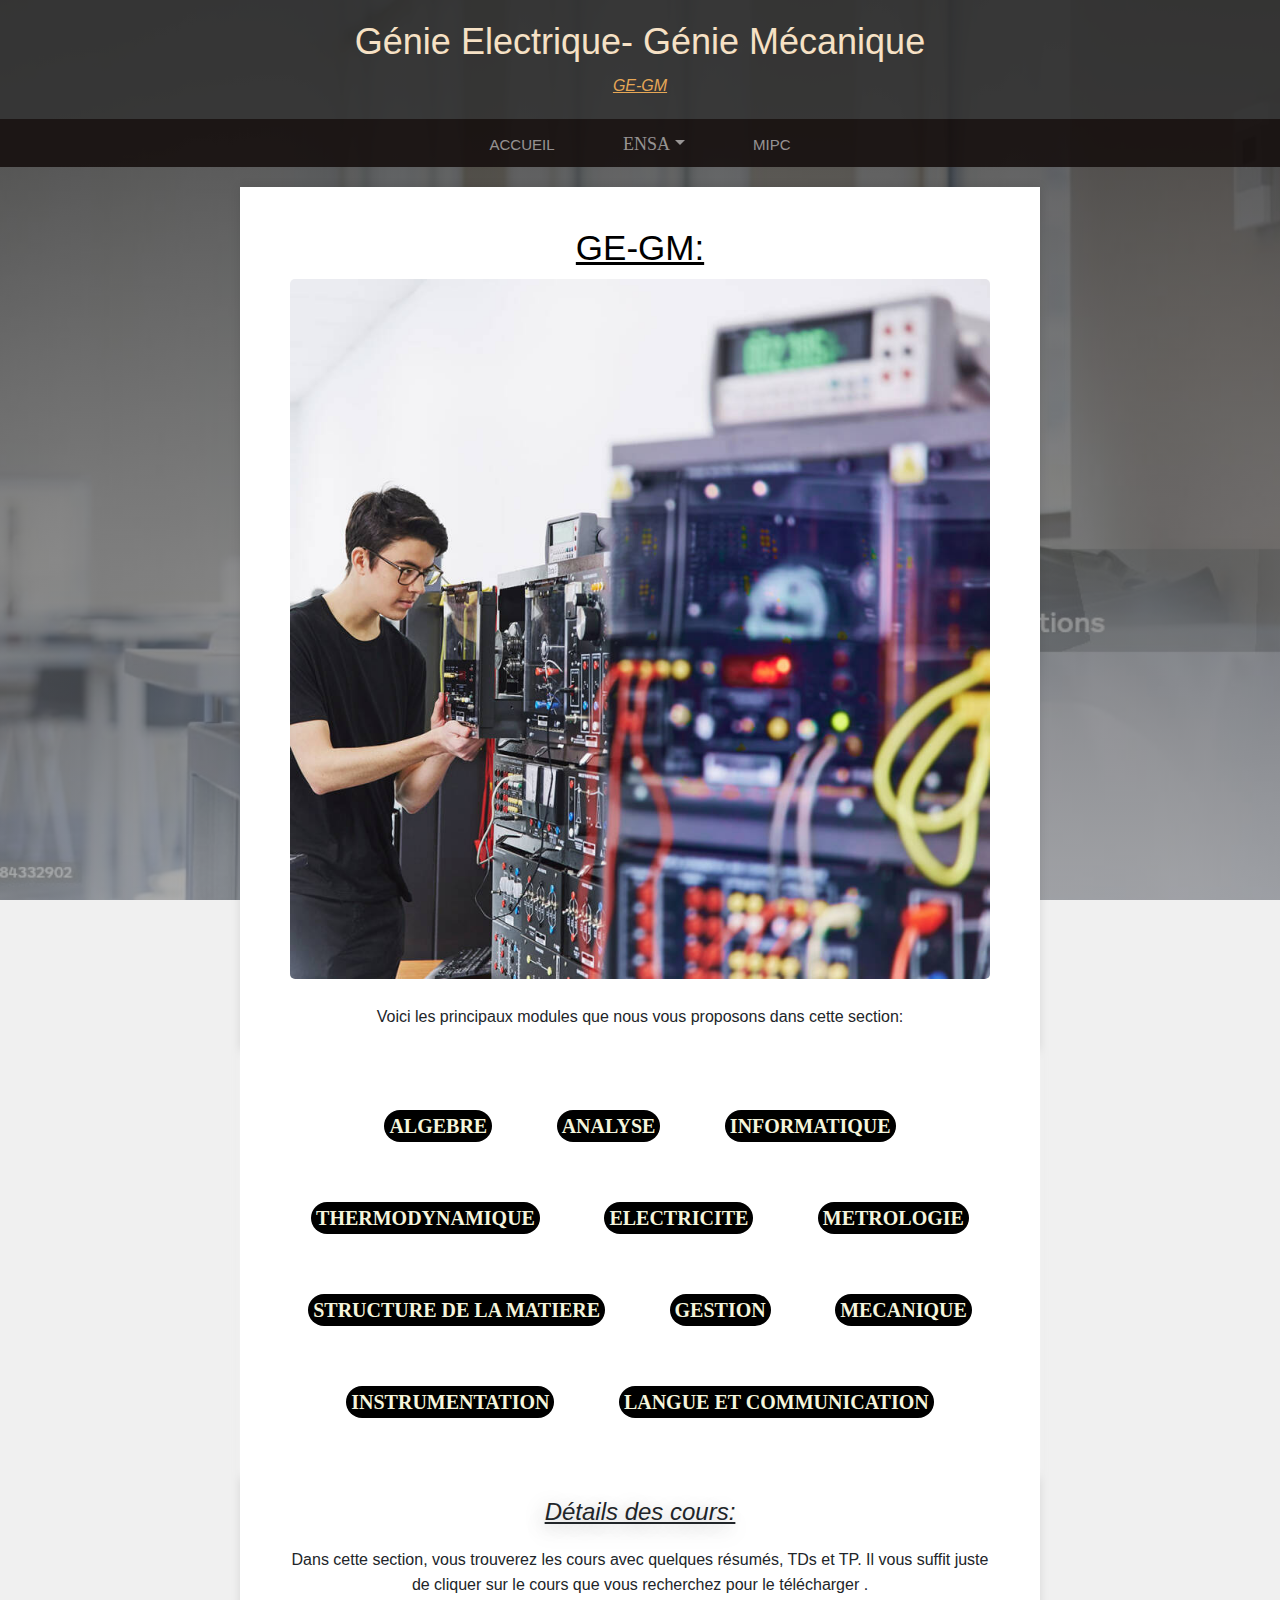
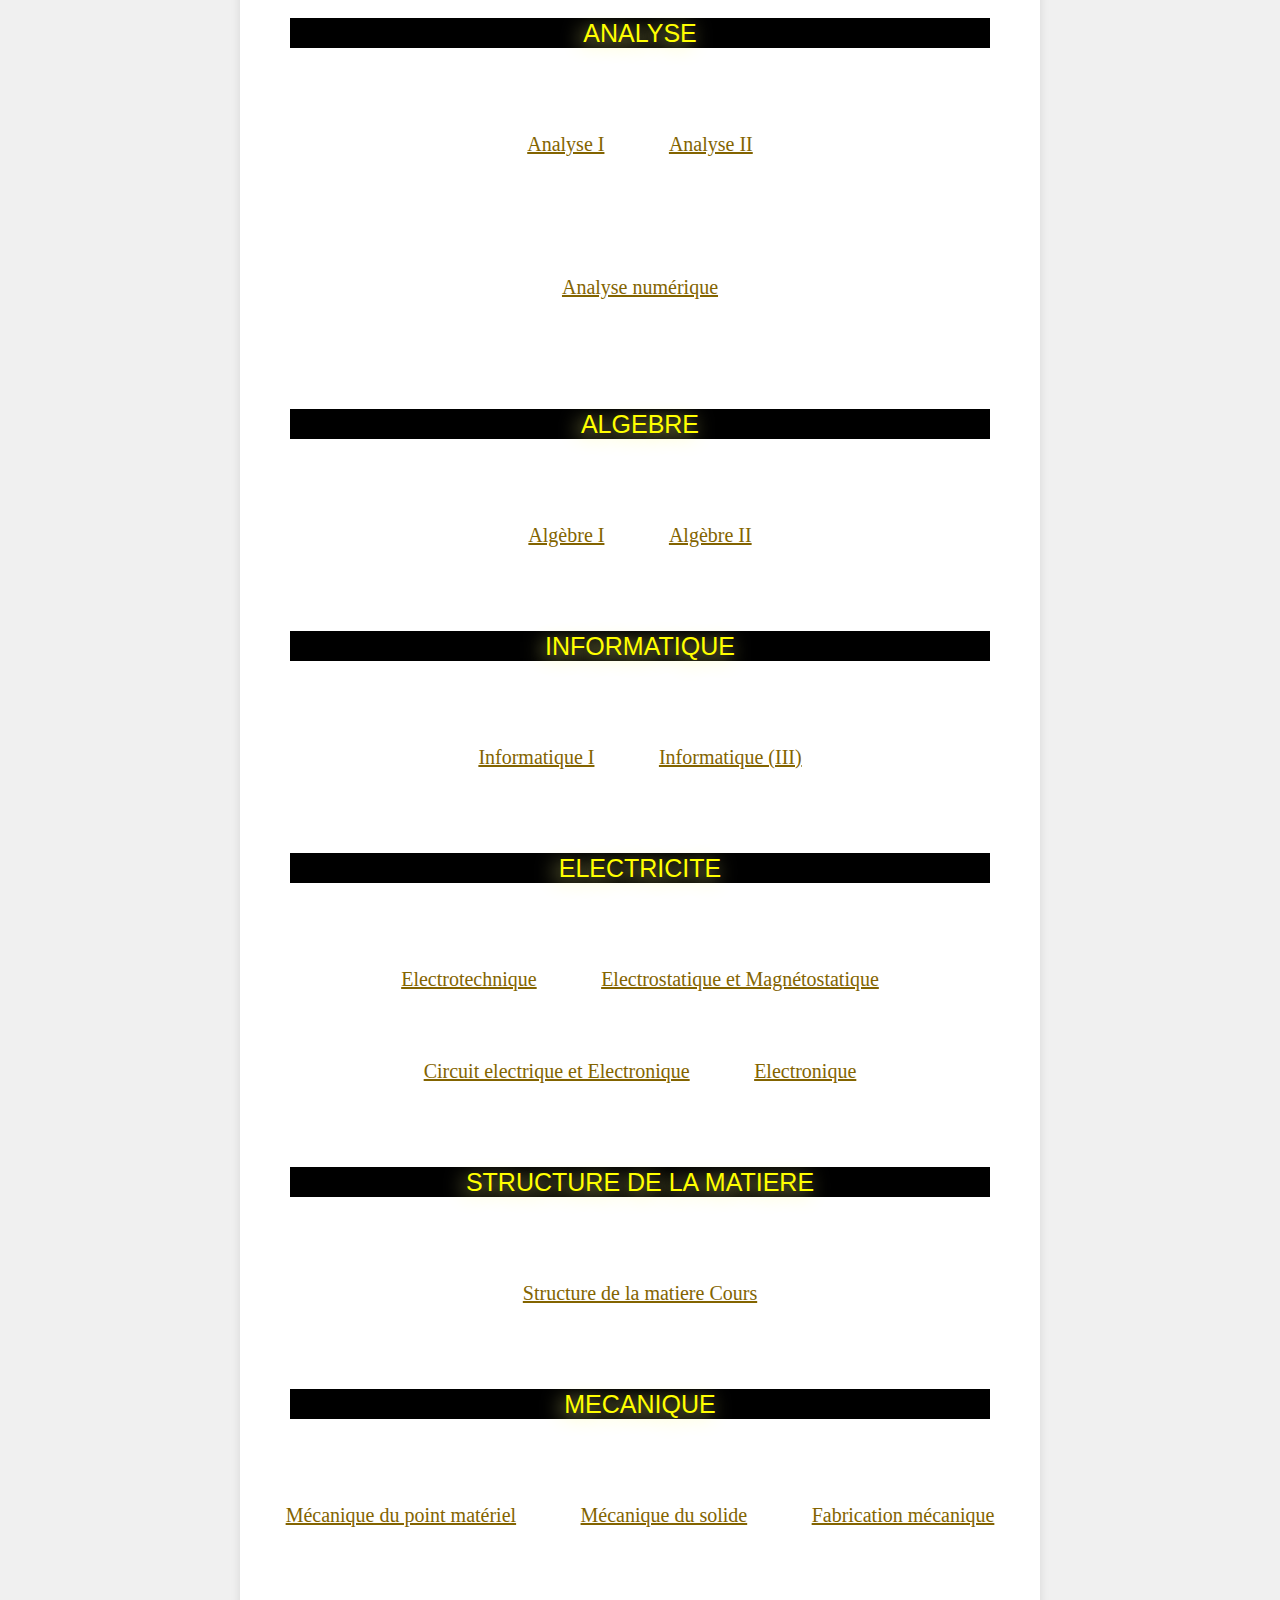
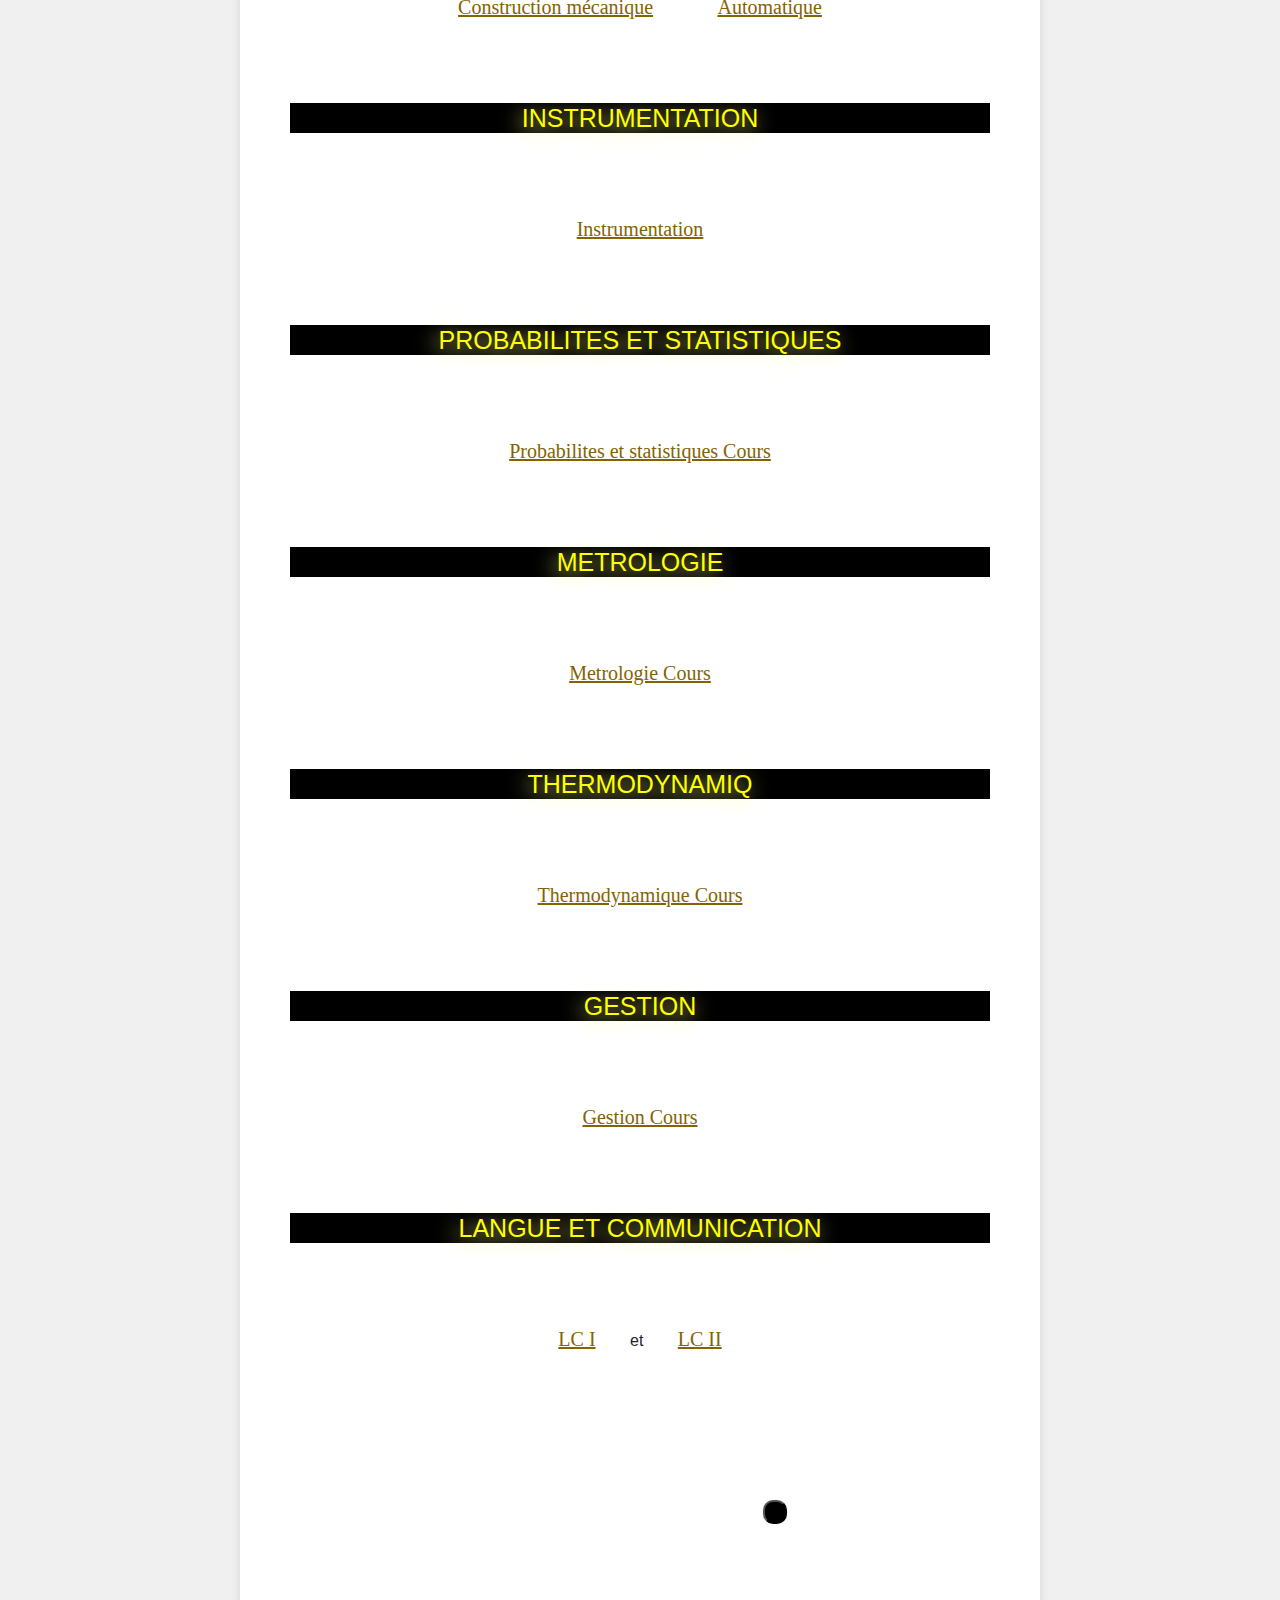
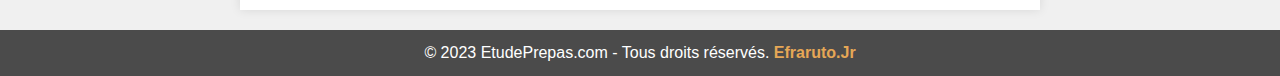
<file: gegm.html>
<!DOCTYPE html>
<html lang="fr">
  <head>
    <!-- Google tag (gtag.js) -->
<script async src="https://www.googletagmanager.com/gtag/js?id=G-TXJQWKXWVC"></script>
<script>
  window.dataLayer = window.dataLayer || [];
  function gtag(){dataLayer.push(arguments);}
  gtag('js', new Date());

  gtag('config', 'G-TXJQWKXWVC');
</script>
    <meta charset="UTF-8" />
    <meta name="viewport" content="width=device-width, initial-scale=1.0" />
    <title>ClassePrepas</title>
    <!-- Bootstrap CSS -->
  <link href="https://stackpath.bootstrapcdn.com/bootstrap/5.1.3/css/bootstrap.min.css" rel="stylesheet">
  <link
    href="https://cdn.jsdelivr.net/npm/bootstrap@5.0.2/dist/css/bootstrap.min.css"
    rel="stylesheet"
    integrity="sha384-EVSTQN3/azprG1Anm3QDgpJLIm9Nao0Yz1ztcQTwFspd3yD65VohhpuuCOmLASjC"
    crossorigin="anonymous"
  />
    <link rel="shortcut icon" href="./images/Pi-symbol.svg.png" />
    <link rel="stylesheet" href="style.css" />
    <link
      rel="stylesheet"
      href="https://cdnjs.cloudflare.com/ajax/libs/font-awesome/6.4.2/css/all.min.css"
      integrity="sha512-z3gLpd7yknf1YoNbCzqRKc4qyor8gaKU1qmn+CShxbuBusANI9QpRohGBreCFkKxLhei6S9CQXFEbbKuqLg0DA=="
      crossorigin="anonymous"
      referrerpolicy="no-referrer"
    />
  
  </head>
  <body>
    <header>
      <h1 id="haut-de-pages">Génie Electrique- Génie Mécanique</h1>
      
      <div id="cours"><em>GE-GM</em></div>
    </header>
    <nav id="nav">
      <ul>
        <li><a id="na" href="index.html">Accueil</a></li>
        <li class="nav-item px-lg-4"><a id="ensaliste" class="nav-link dropdown-toggle" data-bs-toggle="dropdown" href="#" role="button" aria-expanded="false">ENSA</a>
          <ul class="dropdown-menu">
            <li id="dropdown"><a class="dropdown-item" href="ensabm.html">ENSA Beni Mellal</a></li>
            <li id="dropdown"><hr class="dropdown-divider"></li>
            <li id="dropdown"><a class="dropdown-item" href="ensakech.html">ENSA Marrakech</a></li>
            <li id="dropdown" ><hr class="dropdown-divider"></li>
            <li id="dropdown"><a class="dropdown-item" href="ensak.html">ENSA Kenitra</a></li>
            <li id="dropdown"><hr class="dropdown-divider"></li>
            <li id="dropdown"><a class="dropdown-item" href="ensah.html">ENSA Al Hoceima</a></li>
            <li id="dropdown"><hr class="dropdown-divider"></li>
                  <li id="dropdown"><a class="dropdown-item" href="ensaa.html">ENSA Agadir</a></li>
          </ul></li>
        <!-- <li><a href="coursgegm.html">Cours GE-GM</a></li> -->
        <li><a id="na" href="mipc.html"> MIPC</a></li>
      </ul>
    </nav>
    <main>
      <div id="alaligne"><h1 id="h1">GE-GM:</h1></div>
      <img class="image" src="./assets/img/gegm.jpg" alt="imggegm">
      <section>
        <br>
        <p>
        Voici les principaux modules que nous vous proposons dans cette section:
      </p>

      <ul id="gegm">
        <li>
          <a class="scroll-link" href="#algebre" data-target="#algebre">ALGEBRE</a>
        </li>
        <li>
          <a class="scroll-link" href="#analyse" data-target="#analyse">ANALYSE</a>
        </li>
        <li>
          <a class="scroll-link" href="#in" data-target="#in">INFORMATIQUE</a>
        </li>
        <li>
          <a class="scroll-link" href="#th" data-target="#th"
            >THERMODYNAMIQUE</a
          >
        </li>
        <li>
          <a class="scroll-link" href="#el" data-target="#el">ELECTRICITE</a>
        </li>

        <li><a class="scroll-link" href="#op" data-target="#op">METROLOGIE</a></li>
        <li><a class="scroll-link" href="#ch" data-target="#ch">STRUCTURE DE LA MATIERE</a></li>
        <li>
          <a class="scroll-link" href="#eli" data-target="#eli"
            >GESTION</a
          >
        </li>
        <li>
          <a class="scroll-link" href="#me" data-target="#me">MECANIQUE</a>
        </li>
        <li>
          <a class="scroll-link" href="#pbm" data-target="#pbm"
            >INSTRUMENTATION</a
          >
        </li>
        <li>
          <a class="scroll-link" href="#lc" data-target="#lc"
            >LANGUE ET COMMUNICATION</a
          >
        </li>
      </ul>
      <section>
        <h2>Détails des cours:</h2>
      </div>
      <p>
        Dans cette section, vous trouverez les cours avec quelques résumés, TDs et TP. Il
        vous suffit juste de cliquer sur le cours que vous recherchez pour le
        télécharger <i class="fa-solid fa-download fa-bounce"></i>.
      </p>
      <div class="courses">
        <h3 id="analyse">ANALYSE</h3>

        <div>
        <ul class="sectiongegm">
          <li>
            <a id="a"
              href="https://drive.google.com/drive/folders/1ZBVRjUIsSYDYohJ5cKk_Nw1n97rPvLNu?usp=sharing"
              target="_blank"
              >Analyse I</a
            >
          </li>
          <li>
            <a id="a"
              href="https://drive.google.com/drive/folders/14JpoxKnSIohevKAVf_Sj_xMlygiiwMF8?usp=drive_link"
              target="_blank"
              >Analyse II</a
            >
          </li>
          <br />
          <!-- <li>
            <a id="a"
              href=""
              target="_blank"
              >Analyse III</a
            >
          </li> -->
          <br />
          <br />
          <li>
            <a id="a"
              href="https://drive.google.com/drive/folders/1WzGoxKC1HsG1slET7IXzmA-TyZigpuiw?usp=drive_link"
              target="_blank"
              >Analyse numérique</a
            >
          </li>
        </ul>
        <br />
        <h3 id="algebre">ALGEBRE</h3>
        <ul class="sectiongegm">
          <li>
            <a id="a"
              href="https://drive.google.com/drive/folders/1u8B85-YtSqFp3BCPNZq8d4uXIXjkno5f?usp=sharing"
              target="_blank"
              >Algèbre I</a
            >
          </li>
          <li>
            <a id="a"
              href="https://drive.google.com/drive/folders/1dV499h2SoyExLOtbQSRS6EPaqph5R2ic?usp=drive_link"
              target="_blank"
              >Algèbre II</a
            >
          </li>
          <!-- <li>
            <a id="a"
              href=""
              target="_blank"
              >Algèbre III</a
            >
          </li> -->
        </ul>
        <h3 id="in">INFORMATIQUE</h3>
        <ul class="sectiongegm">
          <li>
            <a id="a"
              href="https://drive.google.com/drive/folders/1fCNQtwQcu90WSSB35XIXVpFuHPGlQ4Uh?usp=drive_link"
              target="_blank"
              >Informatique I</a
            >
          </li>
          <!-- <li>
            <a id="a"
              href=""
              target="_blank"
              >Informatique II</a
            >
          </li> -->
          <li>
            <a id="a"
              href="https://drive.google.com/drive/folders/1Q3ekQ2c8LKJhXKxRhqS6_NUEewqA6Cl_?usp=drive_link"
              target="_blank"
              >Informatique (III)</a
            >
          </li>
        </ul>
        <h3 id="el">ELECTRICITE</h3>
        <ul class="sectiongegm">
          <li>
            <a id="a"
              href="https://drive.google.com/drive/folders/1vM5kjgWsQx6a6wfYtnkVfciqw6PUB6XD?usp=drive_link"
              target="_blank"
              >Electrotechnique</a
            > 
          </li>
          <li>
            <a id="a"
              href="https://drive.google.com/drive/folders/1wsjiEJeJyeBHqm2-rD47njJtU4yBk7y-?usp=drive_link"
              target="_blank"
              >Electrostatique et Magnétostatique</a
            >
          </li>
          <li>
            <a id="a"
              href="https://drive.google.com/drive/folders/19_Kv2kiLlXJYKQlzE6iMf-6N-NGYHQB4?usp=drive_link"
              target="_blank"
              >Circuit electrique et Electronique</a
            >
          </li>
          <li>
            <a id="a"
              href="https://drive.google.com/drive/folders/1qBOZwBmB1czib_cspeFTKY-FBk2KdXL6?usp=drive_link"
              target="_blank"
              >Electronique</a
            >
          </li>
        </ul>
        <h3 id="ch">STRUCTURE DE LA MATIERE</h3>
        <ul class="sectiongegm">
          <li>
            <a id="a"
              href="https://drive.google.com/drive/folders/1Fsr0jg1hKhaNMpRLplY3Aac4A6iIE9i4?usp=sharing"
              target="_blank"
              >Structure de la matiere Cours</a
            >
          </li>
        </ul>
        <h3 id="me">MECANIQUE</h3>
        <ul class="sectiongegm">
          <li>
            <a id="a"
              href="https://drive.google.com/drive/folders/1rElmgCvHlfRHIy1iPVZuejo2cbw1NbAW?usp=sharing"
              target="_blank"
              >Mécanique du point matériel</a
            >
          </li>
          <li>
            <a id="a"
              href="https://drive.google.com/drive/folders/1zE4bBZG7EF-eAWeuvSp4IXsH6dIDb8tU?usp=drive_link"
              target="_blank"
              >Mécanique du solide</a
            >
          </li>
          <li>
            <a id="a"
              href="https://drive.google.com/drive/folders/1mcqhD2uklDZI7uJct6d4uWV0Ave6PR8M?usp=drive_link"
              target="_blank"
              >Fabrication mécanique</a
            >
          </li>
          <li>
            <a id="a"
              href="https://drive.google.com/drive/folders/1mgtmc8PXFqPXjy1nBzDjmsRKIMYt1n-l?usp=drive_link"
              target="_blank"
              >Construction mécanique</a
            >
          </li>
          <li>
            <a id="a"
              href="https://drive.google.com/drive/folders/1OL6lrAj7VF_cysGzzhlIATsitm24397g?usp=drive_link"
              target="_blank"
              >Automatique</a
            >
          </li>
        </ul>
        <h3 id="pbm">INSTRUMENTATION</h3>
        <ul class="sectiongegm">
          <li>
            <a id="a"
              href="https://drive.google.com/drive/folders/1uSck5uJHau0mgWVHS9bhZA_IH7fMG8ps?usp=drive_link"
              target="_blank"
              >Instrumentation</a
            >
          </li>
        </ul>
        <h3 id="ps">PROBABILITES ET STATISTIQUES</h3>
        <ul class="sectiongegm">
          <li>
            <a id="a"
              href="https://drive.google.com/drive/folders/1yqZXEYdbEeQNqy7R_XQ0NPPPrjtipLWn?usp=drive_link"
              target="_blank"
              >Probabilites et statistiques Cours</a
            >
          </li>
        </ul>
        <h3 id="op">METROLOGIE</h3>
        <ul class="sectiongegm">
          <li>
            <a id="a"
              href="https://drive.google.com/drive/folders/1LT30Va4X03716KV6xHTOP1UUYX7QA169?usp=drive_link"
              target="_blank"
              >Metrologie Cours</a
            >
          </li>
          <!-- <li>
            <a id="a"
              href=""
              target="_blank"
              >Optique physique</a
            >
          </li> -->
        </ul>
        <h3 id="th">THERMODYNAMIQ</h3>
        <ul class="sectiongegm">
          <li>
            <a id="a"
              href="https://drive.google.com/drive/folders/10f97uvEZyoEY2iG2Vikvn22qXg0Yf-fZ?usp=drive_link"
              target="_blank"
              >Thermodynamique Cours</a
            >
          </li>
        </ul>
        <h3 id="eli">GESTION</h3>
        <ul class="sectiongegm">
          <li>
            <a id="a"
              href="https://drive.google.com/drive/folders/1ITMuRpWWEXTSHBJwzstZSzBtKr5D7Wh6?usp=sharing"
              target="_blank"
              >Gestion Cours</a
            >
          </li>
        </ul> 
        <h3 id="lc">LANGUE ET COMMUNICATION</h3>
        <ul class="sectiongegm">
          <li>
            <a id="a"
              href="https://drive.google.com/drive/folders/1Sy3P39G0niDLf08pZCHWlCGh-NRkzOF-?usp=drive_link"
              target="_blank"
              >LC I </a
            >
          </li>
          et
          <li>
    
            <a id="a"
              href="https://drive.google.com/drive/folders/1AtzM9o5DfUcx2q60t6B7TdzI4tSZOSL1?usp=drive_link"
              target="_blank"
              >LC II</a
            >
            <!-- <span>et</span>
            <a id="a"
              href=""
              target="_blank"
              >Entreprenariat)</a
            > -->
          </li>
          <!-- <li>
            <a id="a"
              href=""
              target="_blank"
              >LC III (Anglais technique)</a
            > -->
          </li>
        </ul>
      </div>

      </div></section>
      <br>
      <button onclick="scrollToTop()" class="retour" href="#haut-de-pages" id="retour-haut" ><i class="fa-solid fa-arrow-turn-up"></i></button>
    </main>

    <footer>
      <p>
        &copy; 2023 EtudePrepas.com - Tous droits réservés.
        <strong id="jr">Efraruto.Jr</strong>
      </p>
    </footer>
    <script>document.addEventListener("DOMContentLoaded", function () {
      var scrollLinks = document.querySelectorAll(".scroll-link");
    
      scrollLinks.forEach(function (link) {
        link.addEventListener("click", function (e) {
          e.preventDefault();
    
          var target = document.querySelector(link.getAttribute("data-target"));
    
          target.scrollIntoView({
            behavior: "smooth",
          });
        });
      });
    });</script>
    <script src="index.js"></script>
    <script src="https://cdn.jsdelivr.net/npm/bootstrap@5.2.3/dist/js/bootstrap.bundle.min.js"></script>
    <!-- Core theme JS-->
    <script src="js/scripts.js"></script>
  </body>
</html>
</file>
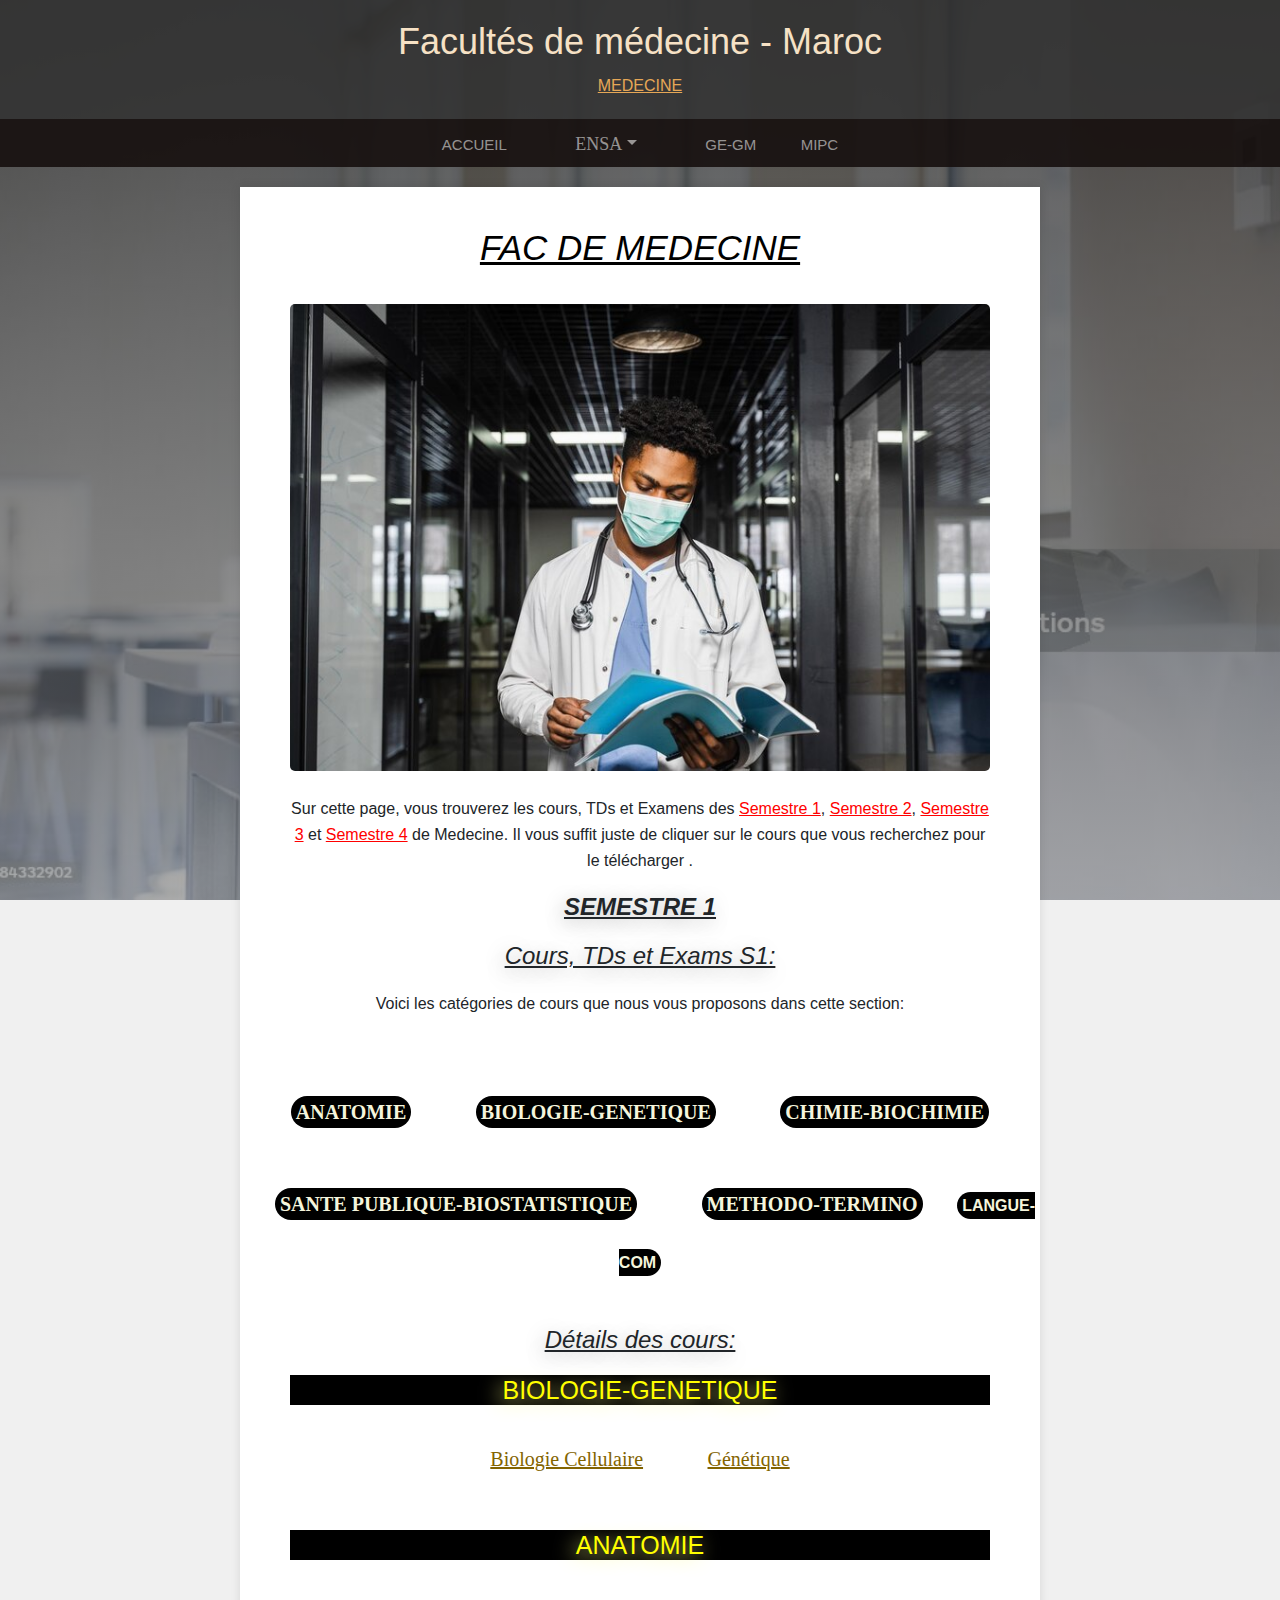
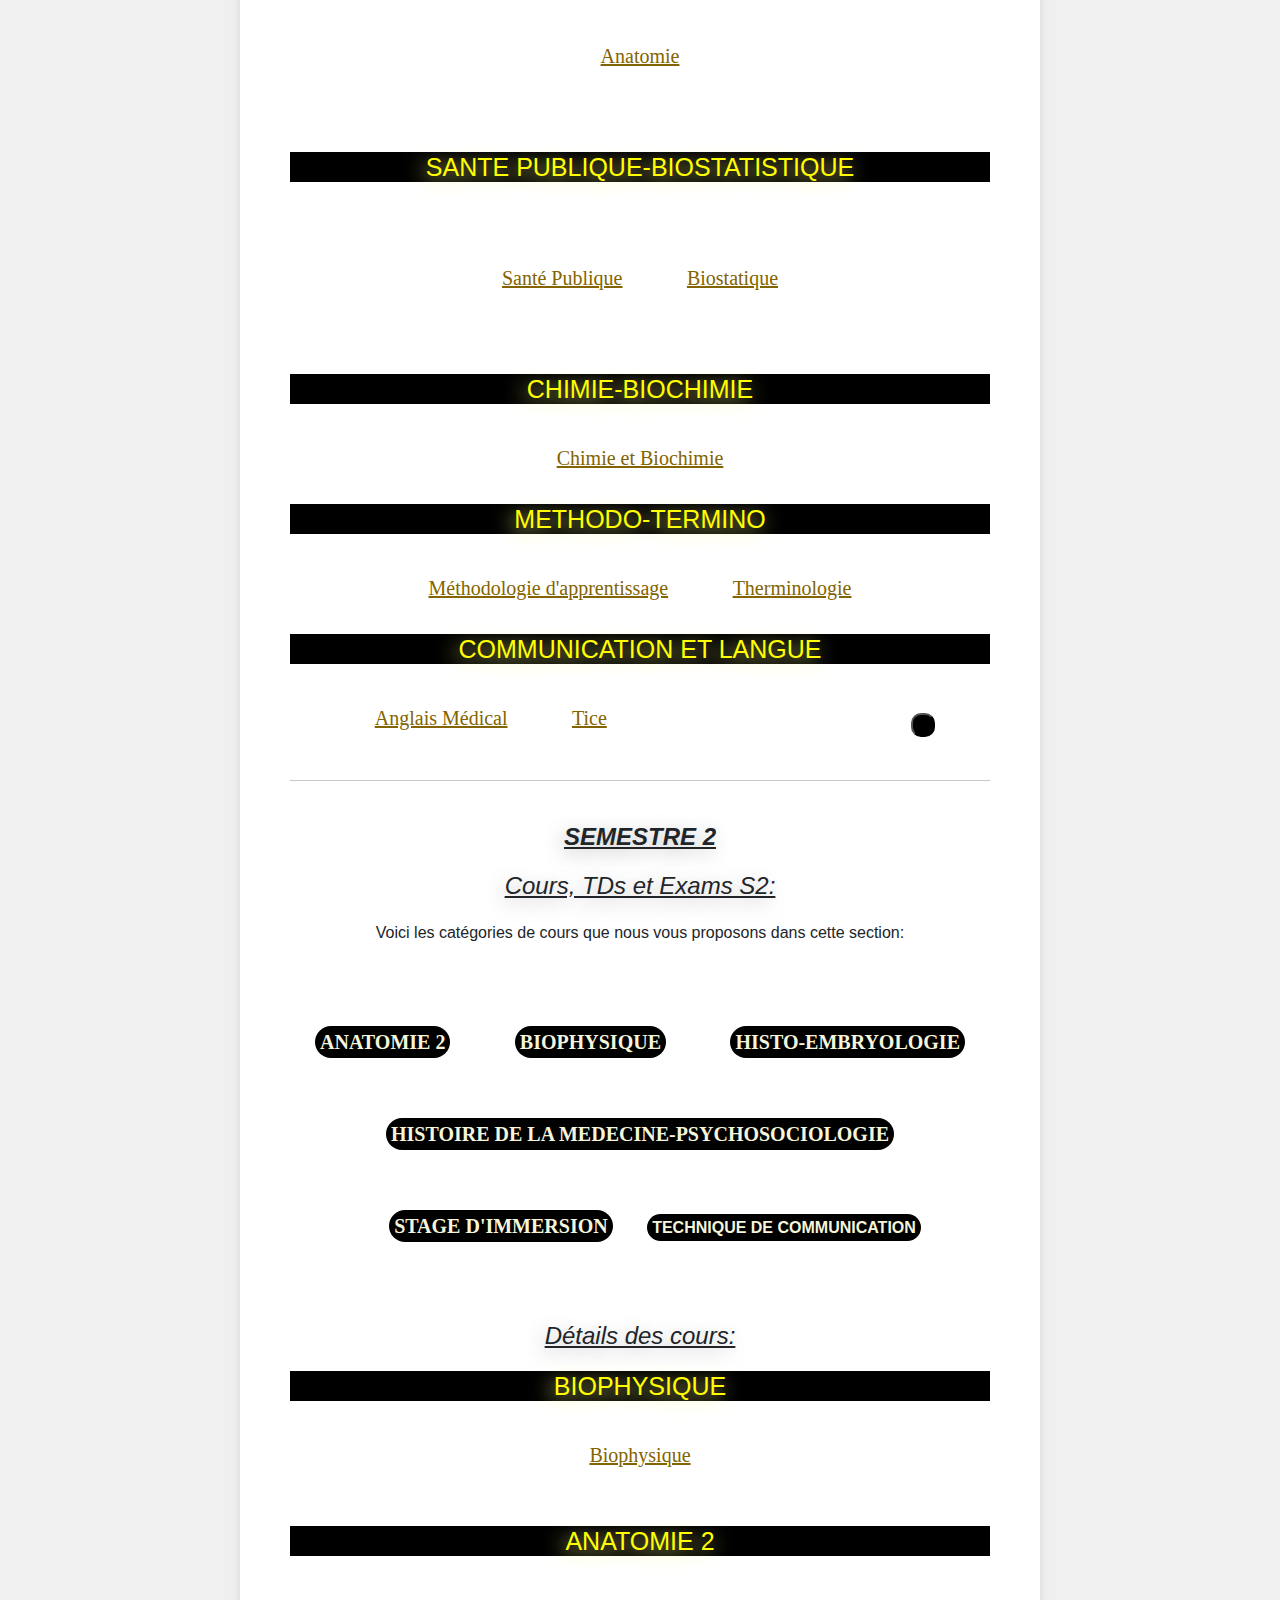
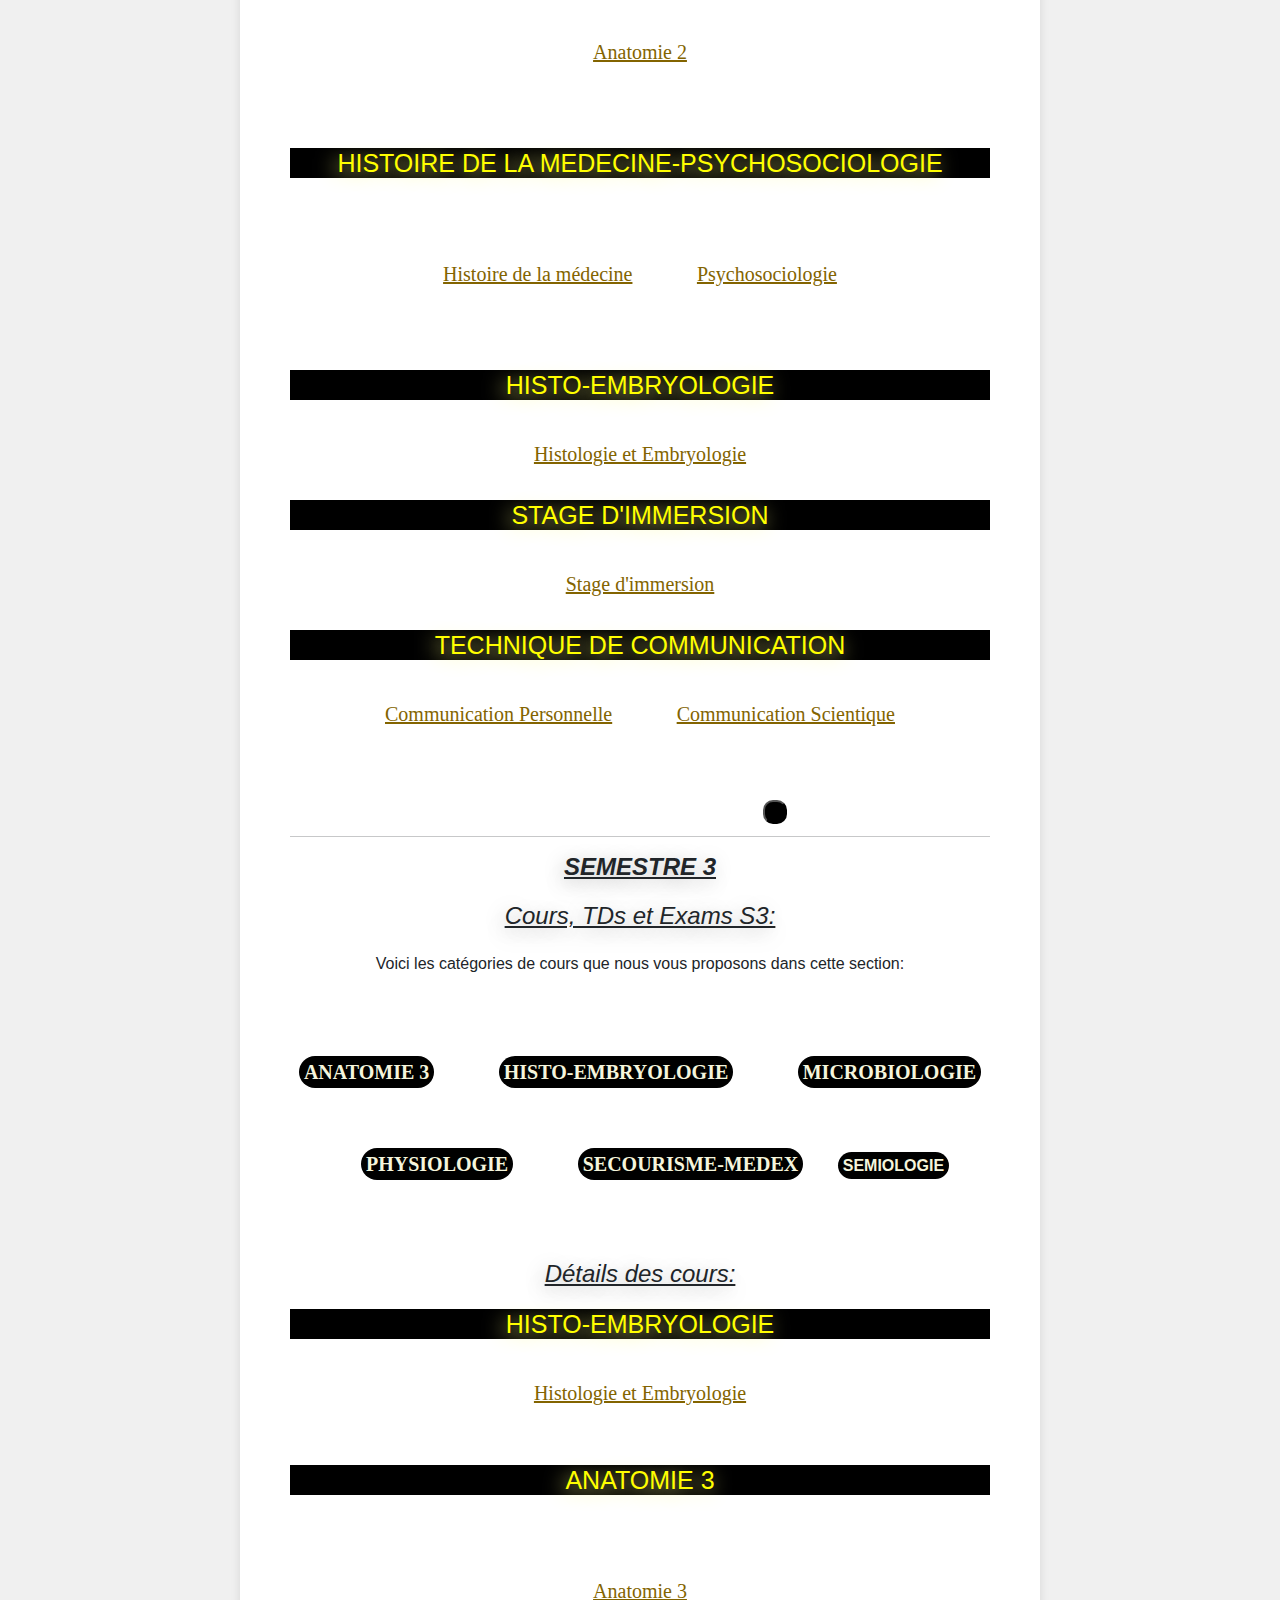
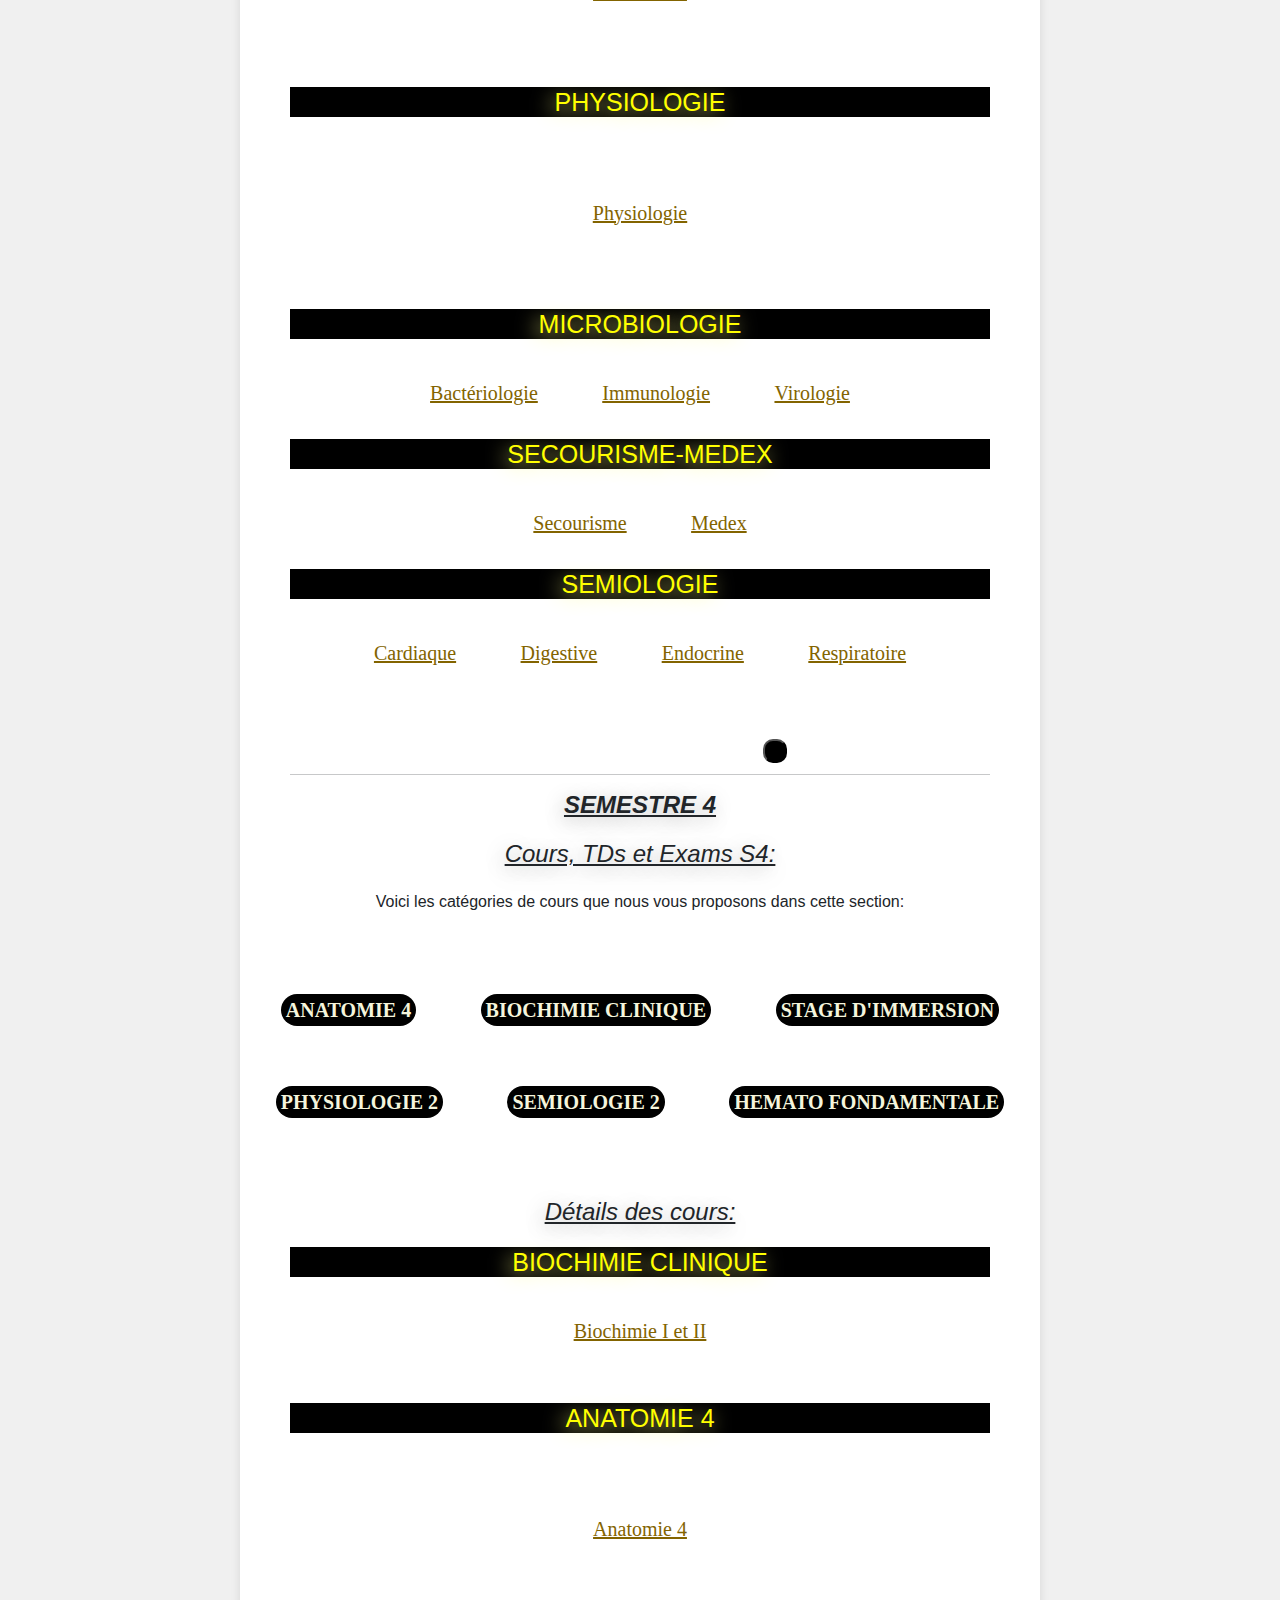
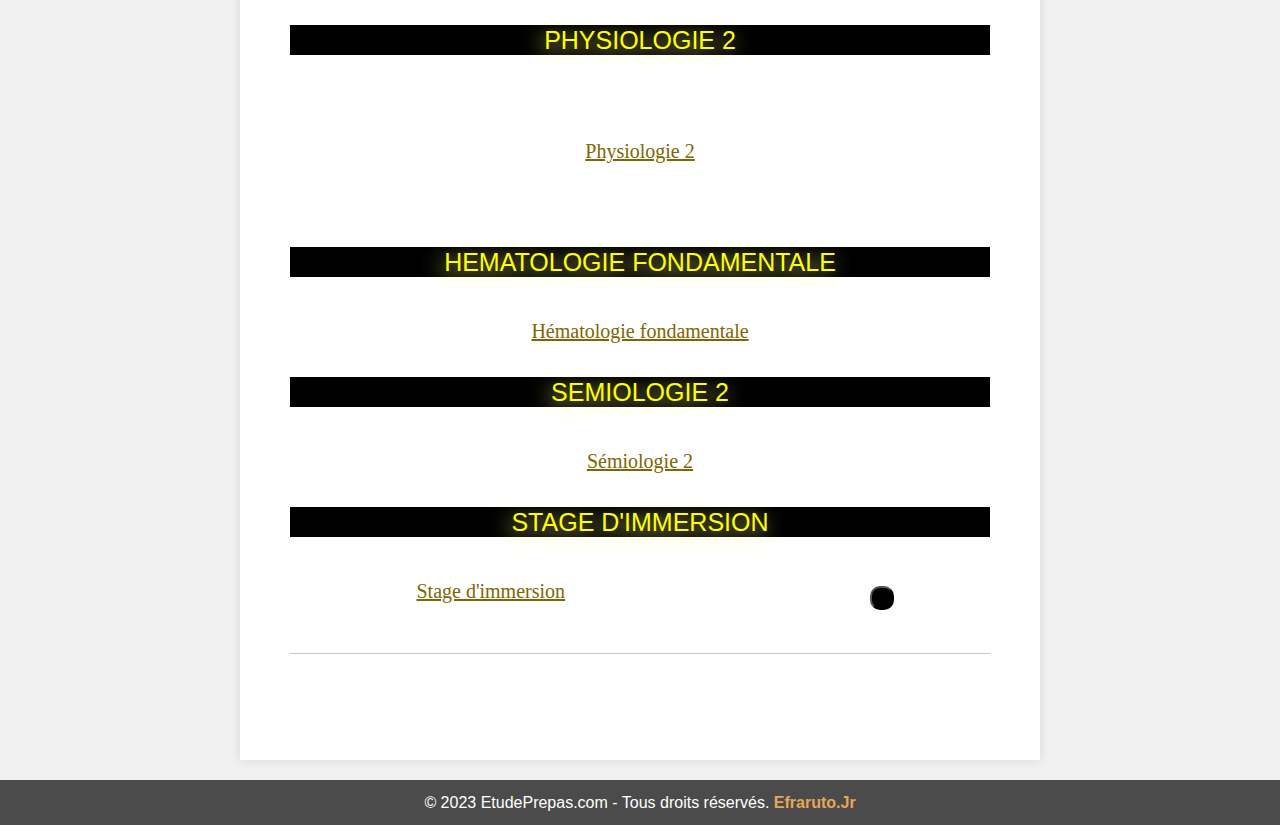
<file: medecine.html>
<!DOCTYPE html>
<html lang="fr">
  <head>
    <script
      async
      src="https://www.googletagmanager.com/gtag/js?id=G-TXJQWKXWVC"
    ></script>
    <script>
      window.dataLayer = window.dataLayer || [];
      function gtag() {
        dataLayer.push(arguments);
      }
      gtag("js", new Date());

      gtag("config", "G-TXJQWKXWVC");
    </script>
    <meta charset="UTF-8" />
    <meta name="viewport" content="width=device-width, initial-scale=1.0" />
    <title>ClassePrepas</title>
    <style>
      body {
        font-family: Lora, -apple-system, BlinkMacSystemFont, Segoe UI, Roboto,
          Helvetica Neue, Arial, sans-serif, Apple Color Emoji, Segoe UI Emoji,
          Segoe UI Symbol, Noto Color Emoji;
        background-color: #f0f0f0;
        color: #212529;
        line-height: 1.6;
        margin: 0;
        padding: 0px;
        text-align: center;
        background-image: linear-gradient(
            rgb(0 0 0 / 65%),
            rgb(129 129 129 / 65%)
          ),
          url(../assets/img/bg.jpg);
        background-attachment: fixed;
        background-position: center;
        background-size: cover;
      }
    </style>
    <link
      href="https://stackpath.bootstrapcdn.com/bootstrap/5.1.3/css/bootstrap.min.css"
      rel="stylesheet"
    />
    <link
      href="https://cdn.jsdelivr.net/npm/bootstrap@5.0.2/dist/css/bootstrap.min.css"
      rel="stylesheet"
      integrity="sha384-EVSTQN3/azprG1Anm3QDgpJLIm9Nao0Yz1ztcQTwFspd3yD65VohhpuuCOmLASjC"
      crossorigin="anonymous"
    />
    <link rel="shortcut icon" href="./images/Pi-symbol.svg.png" />
    <link rel="stylesheet" href="style.css" />
    <link
      rel="stylesheet"
      href="https://cdnjs.cloudflare.com/ajax/libs/font-awesome/6.4.2/css/all.min.css"
      integrity="sha512-z3gLpd7yknf1YoNbCzqRKc4qyor8gaKU1qmn+CShxbuBusANI9QpRohGBreCFkKxLhei6S9CQXFEbbKuqLg0DA=="
      crossorigin="anonymous"
      referrerpolicy="no-referrer"
    />
  </head>
  <body>
    <header>
      <h1 id="haut-de-page">Facultés de médecine - Maroc</h1>

      <div id="cours">MEDECINE</div>
    </header>
    <nav id="nav">
      <ul>
        <li><a id="na" href="index.html">Accueil</a></li>
        <li class="nav-item px-lg-4">
          <a
            id="ensaliste"
            class="nav-link dropdown-toggle"
            data-bs-toggle="dropdown"
            href="#"
            role="button"
            aria-expanded="false"
            >ENSA</a
          >
          <ul class="dropdown-menu">
            <li id="dropdown">
              <a class="dropdown-item" href="ensabm.html">ENSA Beni Mellal</a>
            </li>
            <li id="dropdown"><hr class="dropdown-divider" /></li>
            <li id="dropdown">
              <a class="dropdown-item" href="ensakech.html">ENSA Marrakech</a>
            </li>
            <li id="dropdown"><hr class="dropdown-divider" /></li>
            <li id="dropdown">
              <a class="dropdown-item" href="ensak.html">ENSA Kenitra</a>
            </li>
            <li id="dropdown"><hr class="dropdown-divider" /></li>
            <li id="dropdown">
              <a class="dropdown-item" href="ensah.html">ENSA Al Hoceima</a>
            </li>
            <li id="dropdown"><hr class="dropdown-divider" /></li>
            <li id="dropdown">
              <a class="dropdown-item" href="ensaa.html">ENSA Agadir</a>
            </li>
          </ul>
        </li>
        <li><a id="na" href="gegm.html">GE-GM</a></li>
        <li><a id="na" href="mipc.html"> MIPC</a></li>
      </ul>
    </nav>

    <main>
      <h1 id="h1"><em>FAC DE MEDECINE</em></h1>
      <br />
      <img
        id="image"
        class="image"
        src="./assets/img/medecine.jpg"
        alt="ensak"
      />
      <!-- <a
        class="bm"
        id="site"
        href="http://www.ensa-agadir.ac.ma/"
        target="_blank"
        >Site de l'ENSA Agadir
      </a> -->
      <br />
      <br />
      <div>
        <p>
          Sur cette page, vous trouverez les cours, TDs et Examens des
          <a id="color" href="#s1">Semestre 1</a>,
          <a id="color" href="#s2">Semestre 2</a>,
          <a id="color" href="#s3">Semestre 3</a> et
          <a id="color" href="#s4">Semestre 4</a> de Medecine. Il vous suffit
          juste de cliquer sur le cours que vous recherchez pour le télécharger
          <i class="fa-solid fa-download fa-bounce"></i>.
        </p>
      </div>
      <h2 id="s1"><strong>SEMESTRE 1</strong></h2>
      <div  class="courses"></div>
      <h2>Cours, TDs et Exams S1:</h2>
      <p> Voici les catégories de cours que nous vous proposons dans cette section:</p>

      <ul class="sectiongegm">
        <li>
          <a class="scroll-link" href="#algebr1" data-target="#algebr1">ANATOMIE</a>
        </li>
        <li>
          <a class="scroll-link" href="#analy1" data-target="#analy1">BIOLOGIE-GENETIQUE</a>
        </li>
        <li>
          <a class="scroll-link" href="#e1" data-target="#e1">CHIMIE-BIOCHIMIE  </a>
        </li>
        <li>
          <a class="scroll-link" href="#i1" data-target="#i1">SANTE PUBLIQUE-BIOSTATISTIQUE</a>
        </li>
        <li><a class="scroll-link" href="#c1" data-target="#c1">METHODO-TERMINO</a></li>
       
          <a class="scroll-link" href="#l1" data-target="#l1"
            >LANGUE-COM</a
          >
        </li>
      </ul>
      <section>
        <h2>Détails des cours:</h2>
      </div>
      <p>
        
      </p>
      <section class="section">
      <div id="analy1"  class="courses"></div>
        <h3 >BIOLOGIE-GENETIQUE</h3>

        <div>
        <ul>
          <li>
            <a id="a"
              href="https://drive.google.com/drive/folders/1WPdmy38O2z6pdsaIuNQmRHX2JojrCrTr?usp=sharing"
              target="_blank"
              >Biologie Cellulaire</a
            >
          </li>
          <li>
            <a id="a"
              href="https://drive.google.com/drive/folders/1fpE1QQe78LhpJbHKOV5mkGZUJsAK7vJc?usp=sharing"
              target="_blank"
              >Génétique</a
            >
          </li>
         
        </ul>
        <div id="algebr1"></div>
        <br />
        <h3>ANATOMIE</h3>
        <ul class="sectiongegm">
          <li>
            <a id="a"
              href="https://drive.google.com/drive/folders/1XrdWm3c_SWCOfY6B3yDcsxD8KvrGSyYP?usp=sharing"
              target="_blank"
              >Anatomie</a
            >
          </li>
        
        <div id="i1"></div>
      </section>
      <section class="section">
        <h3 >SANTE PUBLIQUE-BIOSTATISTIQUE</h3>
        <ul class="sectiongegm">
          <li>
            <a id="a"
              href="https://drive.google.com/drive/folders/1-7WCL8JtMQGuATjObzZM5WzXO-5huL30?usp=sharing"
              target="_blank"
              >Santé Publique</a
            >
          </li>
          <li>
            <a id="a"
              href="https://drive.google.com/drive/folders/1IaMeb7ep4XkNU6wy1DhLkUbX8tJKHgOY?usp=sharing"
              target="_blank"
              >Biostatique</a
            >
          </li>
          
        </ul>
      </section>
      <div id="e1"></div>
      <section class="section">
        <h3 >CHIMIE-BIOCHIMIE</h3>
        <ul>
          <li>
            <a id="a"
              href="https://drive.google.com/drive/folders/1tkJcXylvRtKLM_4yNeBSp6bW7N1L7yL2?usp=sharing"
              target="_blank"
              >Chimie et Biochimie</a
            >
          </li>
          
        </ul>
        <h3 id="c1">METHODO-TERMINO</h3>
        <ul>
          <li>
            <a id="a"
              href="https://drive.google.com/drive/folders/1RFKFhjOscxRnxC8s5ntI2Xdea9v8B6YJ?usp=sharing"
              target="_blank"
              >Méthodologie d'apprentissage</a
            >
          </li>
          <li>
            <a id="a"
              href="https://drive.google.com/drive/folders/12f_JgILGrWglOYpjcHIRYIiRcvXqn8hx?usp=sharing"
              target="_blank"
              >Therminologie</a
            >
          </li>
        </ul>
       
        <div id="l1"></div>
      </section>
        
      <section class="section">
        <h3 >COMMUNICATION ET LANGUE</h3>
        <ul>
          <li>
            <a id="a"
              href="https://drive.google.com/drive/folders/152MJPvm1tJ7OH5YQrSfJ_8LfbfMkQroF?usp=sharing"
              target="_blank"
              >Anglais Médical</a
            >
          </li>
          <li>
            <a id="a"
              href="https://drive.google.com/drive/folders/1DDBTLWx7CtStxxeF-V1GOZCraNEulH7o?usp=sharing"
              target="_blank"
              >Tice</a
            >
          </li>
          
          <button onclick="scrollToTop()" class="retour" href="#haut-de-page" id="retour-haut" ><i class="fa-solid fa-arrow-turn-up"></i></button>

        </ul>
        
      </div>
    
      </div>
      
      </section>
    </section>
  <hr><br>
  <h2 id="s2"><strong>SEMESTRE 2</strong></h2>
  <div  class="courses"></div>
  <h2>Cours, TDs et Exams S2:</h2>
  <p> Voici les catégories de cours que nous vous proposons dans cette section:</p>

  <ul class="sectiongegm">
    <li>
      <a class="scroll-link" href="#algebr12" data-target="#algebr12">ANATOMIE 2</a>
    </li>
    <li>
      <a class="scroll-link" href="#analy12" data-target="#analy12">BIOPHYSIQUE</a>
    </li>
    <li>
      <a class="scroll-link" href="#e12" data-target="#e12">HISTO-EMBRYOLOGIE</a>
    </li>
    <li>
      <a class="scroll-link" href="#i12" data-target="#i12">HISTOIRE DE LA MEDECINE-PSYCHOSOCIOLOGIE</a>
    </li>
    <li><a class="scroll-link" href="#c12" data-target="#c12">STAGE D'IMMERSION</a></li>
   
      <a class="scroll-link" href="#l12" data-target="#l12"
        >TECHNIQUE DE COMMUNICATION</a
      >
    </li>
  </ul>
  <section>
    <h2>Détails des cours:</h2>
  </div>
  <p>
    
  </p>
  <section class="section">
  <div id="analy12"  class="courses"></div>
    <h3 >BIOPHYSIQUE</h3>

    <div>
    <ul>
      <li>
        <a id="a"
          href="https://drive.google.com/drive/folders/1FmE_geK6C8Lvvqw9lI73hfS92S6Kj7Mz?usp=sharing"
          target="_blank"
          >Biophysique</a
        >
      </li>

    </ul>
    <div id="algebr12"></div>
    <br />
    <h3>ANATOMIE 2</h3>
    <ul class="sectiongegm">
      <li>
        <a id="a"
          href="https://drive.google.com/drive/folders/1HW24H26_7Erdc7oCal8S5P2_9qPV0rTo?usp=sharing"
          target="_blank"
          >Anatomie 2</a
        >
      </li>
    
    <div id="i12"></div>
  </section>
  <section class="section">
    <h3 >HISTOIRE DE LA MEDECINE-PSYCHOSOCIOLOGIE</h3>
    <ul class="sectiongegm">
      <li>
        <a id="a"
          href="https://drive.google.com/drive/folders/1Kl4Tb-sIOgtOUSELxUHA63Qdo-XA-DrH?usp=sharing"
          target="_blank"
          >Histoire de la médecine</a
        >
      </li>
      <li>
        <a id="a"
          href="https://drive.google.com/drive/folders/1JGfXJJxVogZIgWS5krxBgSm8zwDxXt2Z?usp=sharing"
          target="_blank"
          >Psychosociologie</a
        >
      </li>
      
    </ul>
  </section>
  <div id="e12"></div>
  <section class="section">
    <h3 >HISTO-EMBRYOLOGIE</h3>
    <ul>
      <li>
        <a id="a"
          href="https://drive.google.com/drive/folders/13ma9Z5UAfCtb_FR8NngCUusyx1GzLYBT?usp=sharing"
          target="_blank"
          >Histologie et Embryologie</a
        >
      </li>

    </ul>
    <h3 id="c12">STAGE D'IMMERSION</h3>
    <ul>
      <li>
        <a id="a"
          href="https://drive.google.com/drive/folders/1wyKwPtFKgQbReu1f_usn_0QMfrtbJd3d?usp=sharing"
          target="_blank"
          >Stage d'immersion</a
        >
      </li>
    </ul>
   
    <div id="l12"></div>
  </section>
    
  <section class="section">
    <h3 >TECHNIQUE DE COMMUNICATION</h3>
    <ul>
      <li>
        <a id="a"
          href="https://drive.google.com/drive/folders/1K4h7XCKKOP5VcdMHHDpEDn6x1wtg18ZZ?usp=sharing"
          target="_blank"
          >Communication Personnelle</a
        >
      </li>
      <li>
        <a id="a"
          href="https://drive.google.com/drive/folders/1GKjqmxMf2We6rgCctTjHkafBd_ktYwg0?usp=sharing"
          target="_blank"
          >Communication Scientique</a
        >
      </li>
      
      <button onclick="scrollToTop()" class="retour" href="#haut-de-page" id="retour-haut" ><i class="fa-solid fa-arrow-turn-up"></i></button>

    </ul>
    
  </div>

  </div>
  
  </section>
</section>
<hr>
<h2 id="s3"><strong>SEMESTRE 3</strong></h2>
      <div  class="courses"></div>
      <h2>Cours, TDs et Exams S3:</h2>
      <p> Voici les catégories de cours que nous vous proposons dans cette section:</p>

      <ul class="sectiongegm">
        <li>
          <a class="scroll-link" href="#algebr13" data-target="#algebr13">ANATOMIE 3</a>
        </li>
        <li>
          <a class="scroll-link" href="#analy13" data-target="#analy13">HISTO-EMBRYOLOGIE</a>
        </li>
        <li>
          <a class="scroll-link" href="#e13" data-target="#e13">MICROBIOLOGIE</a>
        </li>
        <li>
          <a class="scroll-link" href="#i13" data-target="#i13">PHYSIOLOGIE</a>
        </li>
        <li><a class="scroll-link" href="#c13" data-target="#c13">SECOURISME-MEDEX</a></li>
       
          <a class="scroll-link" href="#l13" data-target="#l13"
            >SEMIOLOGIE</a
          >
        </li>
      </ul>
      <section>
        <h2>Détails des cours:</h2>
      </div>
      <p>
        
      </p>
      <section class="section">
      <div id="analy13"  class="courses"></div>
        <h3 >HISTO-EMBRYOLOGIE</h3>

        <div>
        <ul>
          <li>
            <a id="a"
              href="https://drive.google.com/drive/folders/1GBuNSJx5e5vPqJn-qzS2--HoVb-Utpo6?usp=sharing"
              target="_blank"
              >Histologie et Embryologie</a
            >
          </li>

        </ul>
        <div id="algebr13"></div>
        <br />
        <h3>ANATOMIE 3</h3>
        <ul class="sectiongegm">
          <li>
            <a id="a"
              href="https://drive.google.com/drive/folders/1S05pB6gCweUqrYvrEqedXXLK1GKcYA6t?usp=sharing"
              target="_blank"
              >Anatomie 3</a
            >
          </li>
        
        <div id="i13"></div>
      </section>
      <section class="section">
        <h3 >PHYSIOLOGIE</h3>
        <ul class="sectiongegm">
          <li>
            <a id="a"
              href="https://drive.google.com/drive/folders/1bThhzUgGyO-1iozyirDeH8OAe_nEFG8f?usp=sharing"
              target="_blank"
              >Physiologie</a
            >
          </li>
          
        </ul>
      </section>
      <div id="e13"></div>
      <section class="section">
        <h3 >MICROBIOLOGIE</h3>
        <ul>
          <li>
            <a id="a"
              href="https://drive.google.com/drive/folders/1QUYFkvdGRPEdvjwLbw7EN53Mlo4OYtbB?usp=sharing"
              target="_blank"
              >Bactériologie</a
            >
          </li>
          <li>
            <a id="a"
              href="https://drive.google.com/drive/folders/1yfTjJJ-1f1J6-jTZEUc4D3OtTOSpLw23?usp=sharing"
              target="_blank"
              >Immunologie</a
            >
          </li>
          <li>
            <a id="a"
              href="https://drive.google.com/drive/folders/14MpJsxChaWRrDhFRuzlBV7n_pBaYS-n_?usp=sharing"
              target="_blank"
              >Virologie</a
            >
          </li>
          
        </ul>
        <h3 id="c13">SECOURISME-MEDEX</h3>
        <ul>
          <li>
            <a id="a"
              href="https://drive.google.com/drive/folders/1boEbRVHT8oFiEjUGe0mhM0GyGd20JTF-?usp=sharing"
              target="_blank"
              >Secourisme</a
            >
          </li>
          <li>
            <a id="a"
              href="https://drive.google.com/drive/folders/1KH2oNVQlKjK0nDwoB9H5KKp0tloxTE0j?usp=sharing"
              target="_blank"
              >Medex</a
            >
          </li>
        </ul>
       
        <div id="l13"></div>
      </section>
        
      <section class="section">
        <h3 >SEMIOLOGIE</h3>
        <ul>
          <li>
            <a id="a"
              href="https://drive.google.com/drive/folders/1IyZxCwvbk-FSMXznVo-7i4nxtKZbm4-l?usp=sharing"
              target="_blank"
              >Cardiaque</a
            >
          </li>
          <li>
            <a id="a"
              href="https://drive.google.com/drive/folders/1BnPzT8lJrY6lkl5YKist9yKFaKCMXqyI?usp=sharing"
              target="_blank"
              >Digestive</a
            >
          </li>
          <li>
            <a id="a"
              href="https://drive.google.com/drive/folders/1y7uCspRqhk-u89FK2UBsNc9Pf2BxUJmM?usp=sharing"
              target="_blank"
              >Endocrine</a
            >
          </li>
          <li>
            <a id="a"
              href="https://drive.google.com/drive/folders/1ZxOBVasMW9u5hj9Y-h8c4ae4BB286yRD?usp=sharing"
              target="_blank"
              >Respiratoire</a
            >
          </li>
          
          <button onclick="scrollToTop()" class="retour" href="#haut-de-page" id="retour-haut" ><i class="fa-solid fa-arrow-turn-up"></i></button>

        </ul>
        
      </div>
    
      </div>
      
      </section>
    </section>
  <hr>
  <h2 id="s4"><strong>SEMESTRE 4</strong></h2>
      <div  class="courses"></div>
      <h2>Cours, TDs et Exams S4:</h2>
      <p> Voici les catégories de cours que nous vous proposons dans cette section:</p>

      <ul class="sectiongegm">
        <li>
          <a class="scroll-link" href="#algebr14" data-target="#algebr14">ANATOMIE 4</a>
        </li>
        <li>
          <a class="scroll-link" href="#analy14" data-target="#analy14">BIOCHIMIE CLINIQUE</a>
        </li>
        <li> <a class="scroll-link" href="#l14" data-target="#l14"
          >STAGE D'IMMERSION</a
        >
      </li>

        <li>
          <a class="scroll-link" href="#i14" data-target="#i14">PHYSIOLOGIE 2</a>
        </li>
        <li><a class="scroll-link" href="#c14" data-target="#c14">SEMIOLOGIE 2</a></li>
        <li>
          <a class="scroll-link" href="#e14" data-target="#e14">HEMATO FONDAMENTALE</a>
        </li>

      </ul>
      <section>
        <h2>Détails des cours:</h2>
      </div>
      <p>
        
      </p>
      <section class="section">
      <div id="analy14"  class="courses"></div>
        <h3 >BIOCHIMIE CLINIQUE</h3>

        <div>
        <ul>
          <li>
            <a id="a"
              href="https://drive.google.com/drive/folders/1suvSdA4nH6OMoq2ZvTEvvq6rG60aKfzg?usp=sharing"
              target="_blank"
              >Biochimie I et II</a
            >
          </li>
         
        </ul>
        <div id="algebr14"></div>
        <br />
        <h3>ANATOMIE 4</h3>
        <ul class="sectiongegm">
          <li>
            <a id="a"
              href="https://drive.google.com/drive/folders/1cRy4gyFLTV2JPWAoUFseamff1-HU8KmX?usp=sharing"
              target="_blank"
              >Anatomie 4</a
            >
          </li>
        
        <div id="i14"></div>
      </section>
      <section class="section">
        <h3 >PHYSIOLOGIE 2</h3>
        <ul class="sectiongegm">
          <li>
            <a id="a"
              href="https://drive.google.com/drive/folders/1J7hOotGUpgysJlPQd8RnzxYccwWaFTGp?usp=sharing"
              target="_blank"
              >Physiologie 2</a
            >
          </li>
          
        </ul>
      </section>
      <div id="e14"></div>
      <section class="section">
        <h3 >HEMATOLOGIE FONDAMENTALE</h3>
        <ul>
          <li>
            <a id="a"
              href="https://drive.google.com/drive/folders/1i-wjn8tsChgjlov6tHm2LcZ5r8bbTAWf?usp=sharing"
              target="_blank"
              >Hématologie fondamentale</a
            >
          </li>
          
        </ul>
        <h3 id="c14">SEMIOLOGIE 2</h3>
        <ul>
          <li>
            <a id="a"
              href="https://drive.google.com/drive/folders/1Tz_rxIzEe8Y_C9CXmU5Urn8TAUcnBUXa?usp=sharing"
              target="_blank"
              >Sémiologie 2</a
            >
          </li>
        </ul>
       
        <div id="l14"></div>
      </section>
        
      <section class="section">
        <h3 >STAGE D'IMMERSION</h3>
        <ul>
          <li>
            <a id="a"
              href="https://drive.google.com/drive/folders/1XYBHIwl-jAwjqNIRX43AW3bBzOegXaT_?usp=sharing"
              target="_blank"
              >Stage d'immersion</a
            >
          </li>
          
          <button onclick="scrollToTop()" class="retour" href="#haut-de-page" id="retour-haut" ><i class="fa-solid fa-arrow-turn-up"></i></button>

        </ul>
        
      </div>
    
      </div>
      
      </section>
    </section>
  <hr> 
    </main>

    <footer>
      <p>
        &copy; 2023 EtudePrepas.com - Tous droits réservés.
        <strong id="jr">Efraruto.Jr</strong>
      </p>
    </footer>
    <script>
      document.addEventListener("DOMContentLoaded", function () {
        var scrollLinks = document.querySelectorAll(".scroll-link");

        scrollLinks.forEach(function (link) {
          link.addEventListener("click", function (e) {
            e.preventDefault();

            var target = document.querySelector(
              link.getAttribute("data-target")
            );

            target.scrollIntoView({
              behavior: "smooth",
            });
          });
        });
      });
    </script>
    <script src="index.js"></script>
    <script src="https://cdn.jsdelivr.net/npm/bootstrap@5.2.3/dist/js/bootstrap.bundle.min.js"></script>

    <script src="js/scripts.js"></script>
  </body>
</html>
</file>
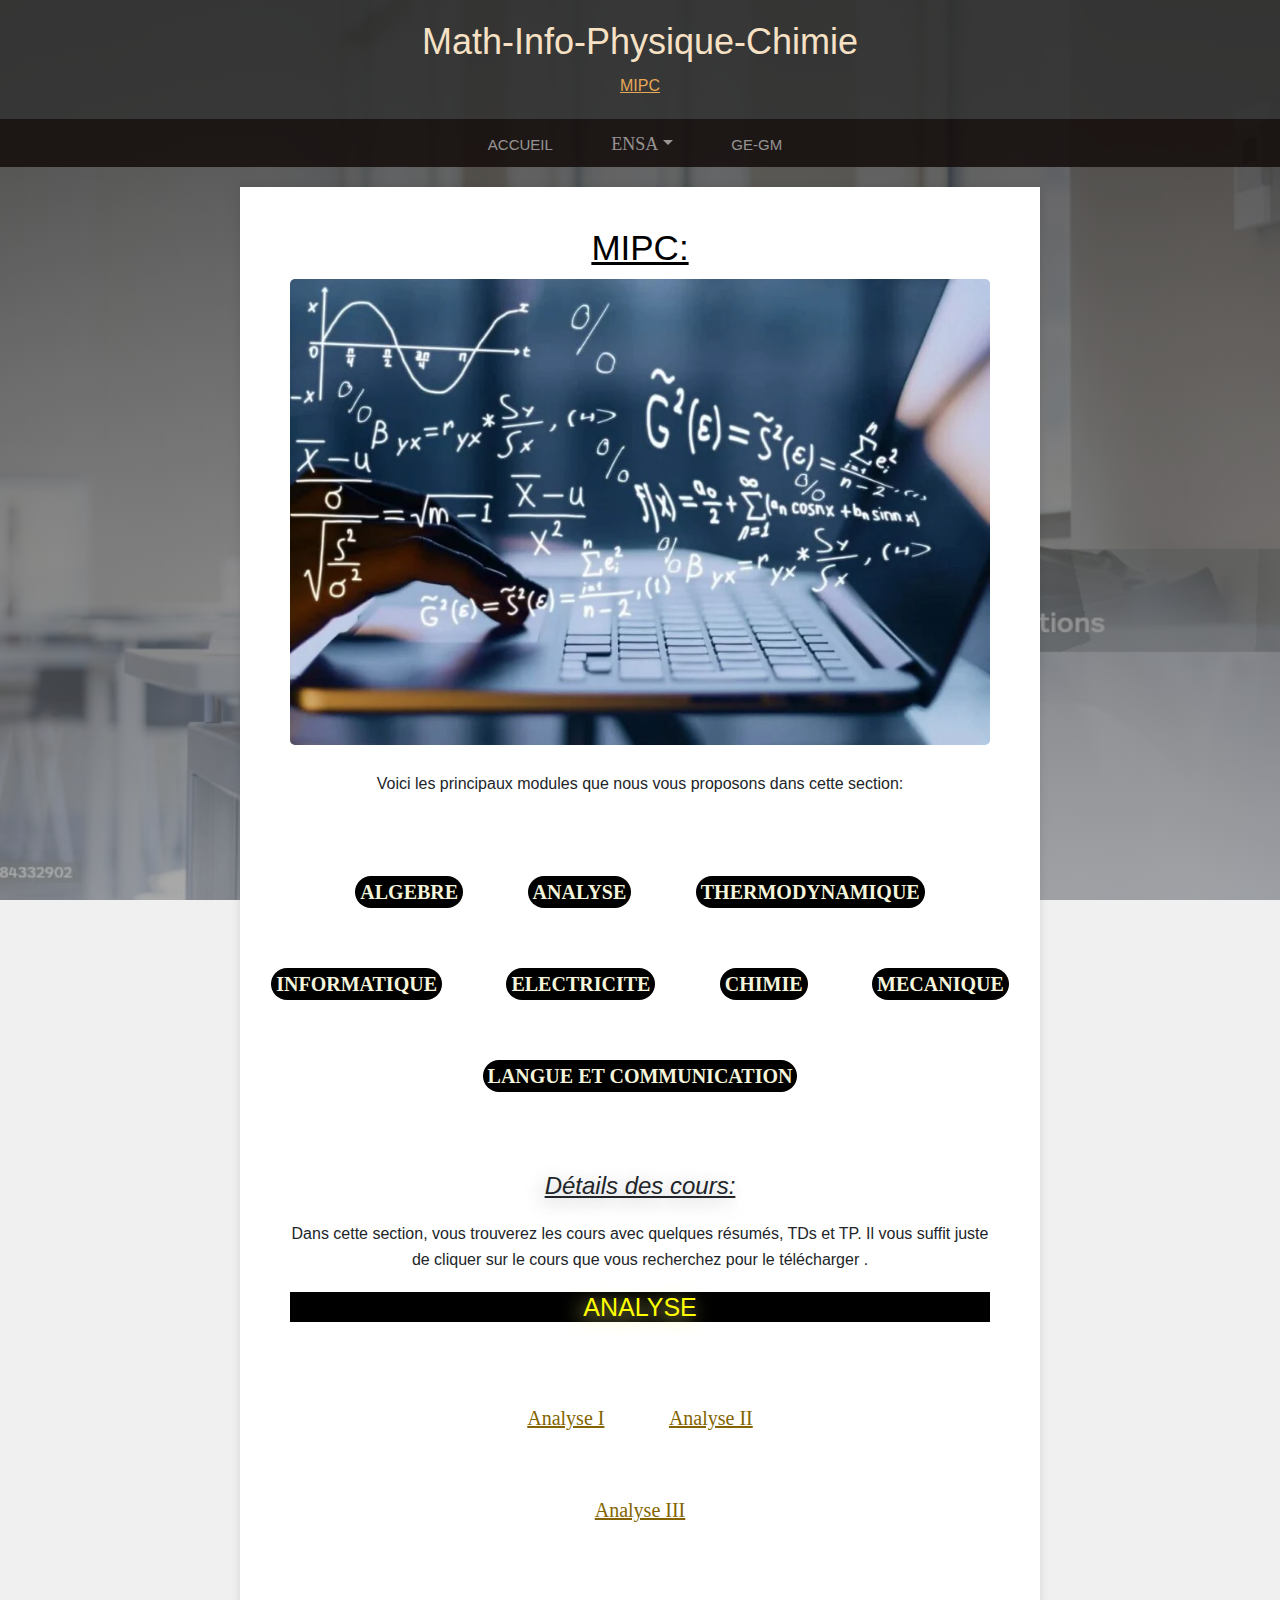
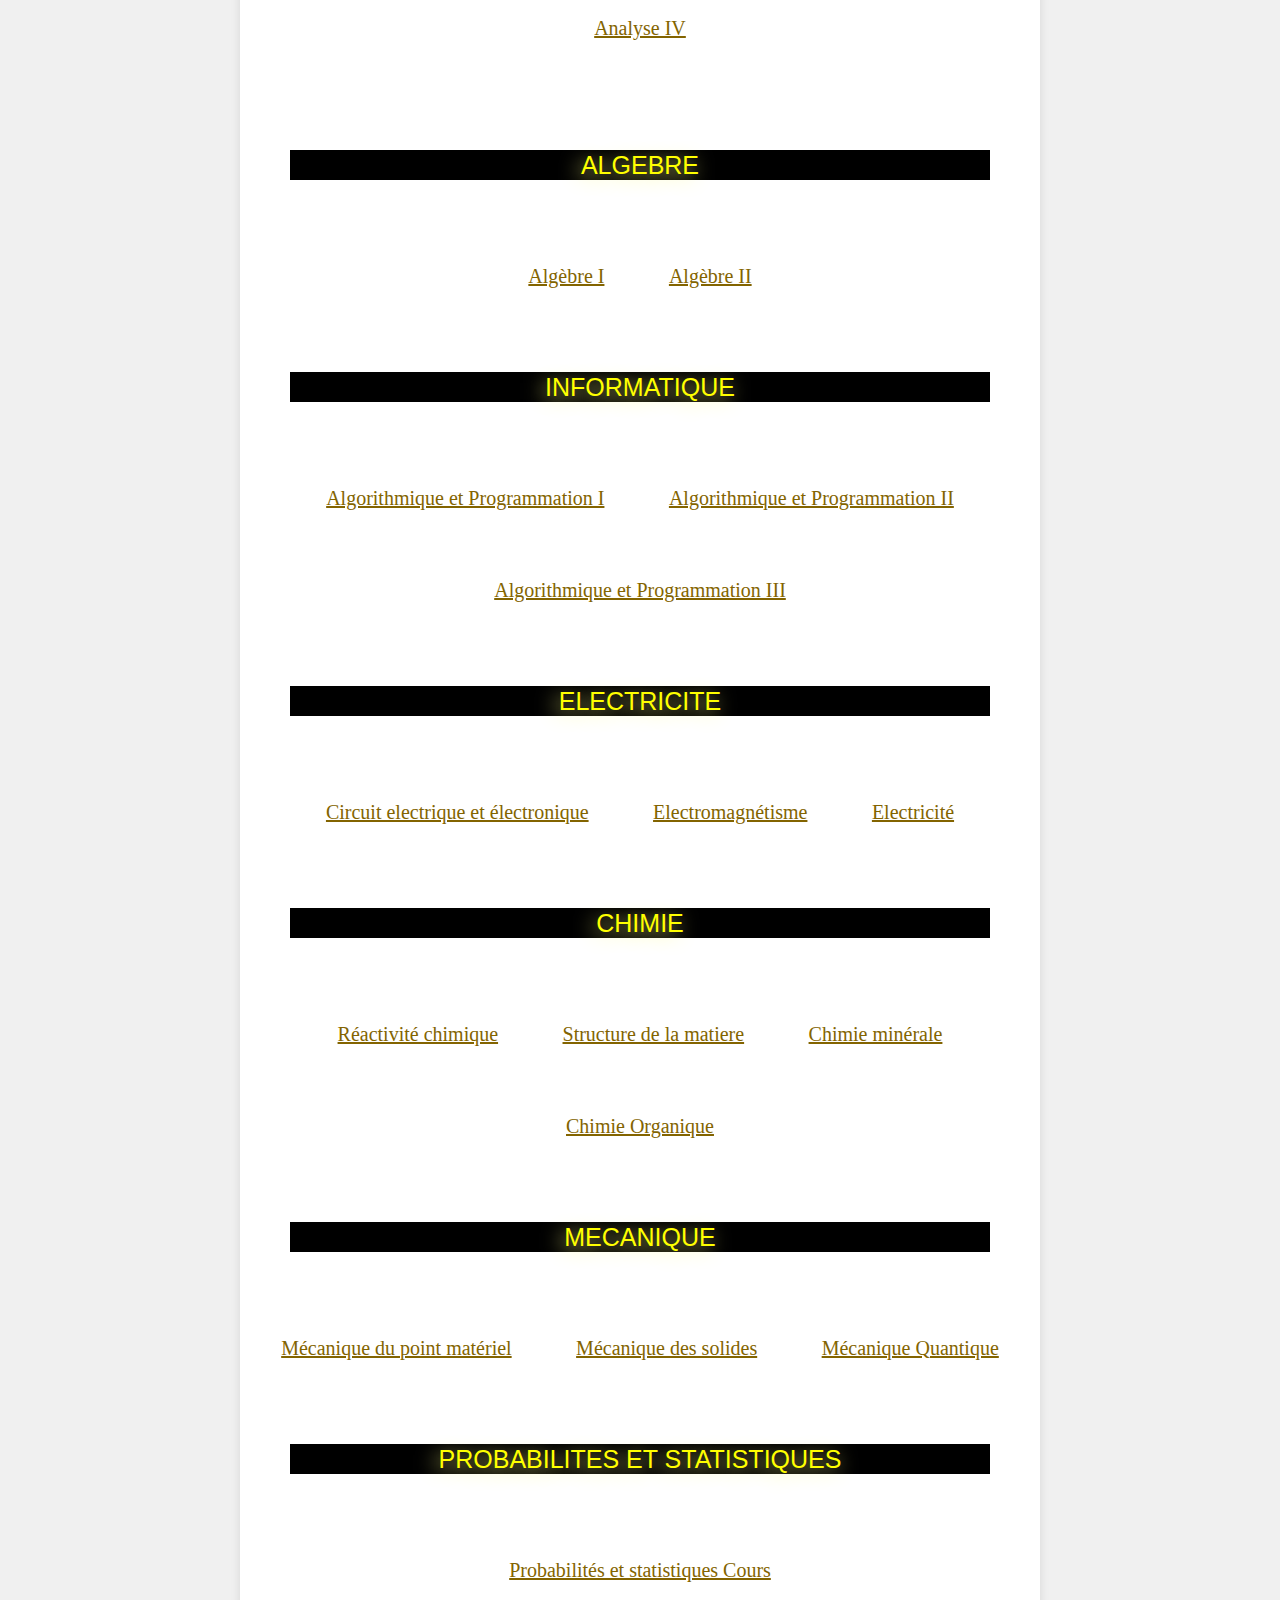
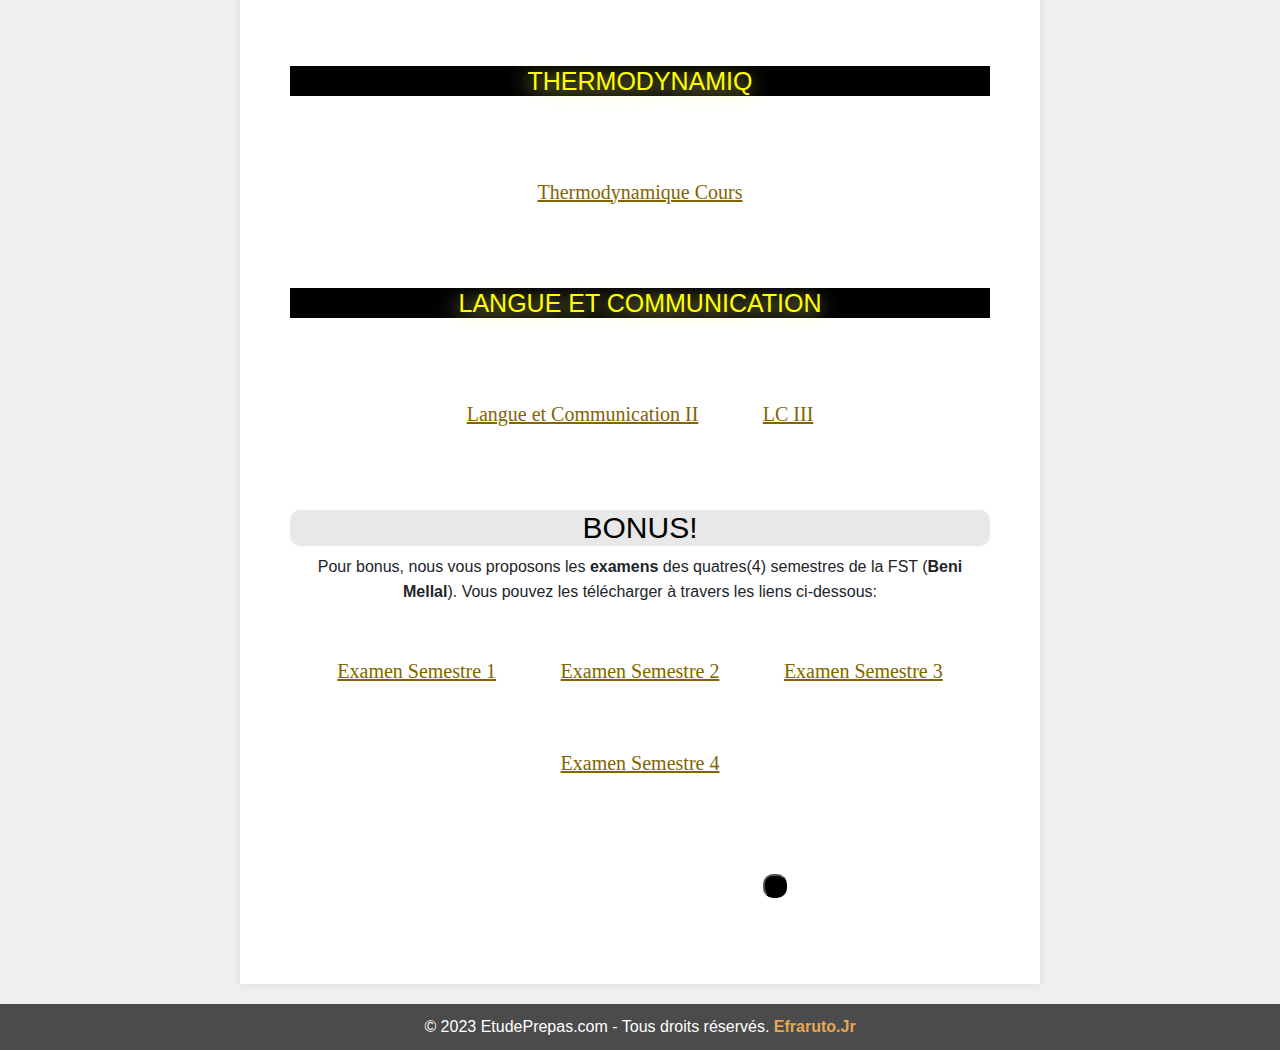
<file: mipc.html>
<!DOCTYPE html>
<html lang="fr">
  <head>
    <!-- Google tag (gtag.js) -->
<script async src="https://www.googletagmanager.com/gtag/js?id=G-TXJQWKXWVC"></script>
<script>
  window.dataLayer = window.dataLayer || [];
  function gtag(){dataLayer.push(arguments);}
  gtag('js', new Date());

  gtag('config', 'G-TXJQWKXWVC');
</script>
    <meta charset="UTF-8" />
    <meta name="viewport" content="width=device-width, initial-scale=1.0" />
    <title>ClassePrepas</title>
    <!-- Bootstrap CSS -->
  <link href="https://stackpath.bootstrapcdn.com/bootstrap/5.1.3/css/bootstrap.min.css" rel="stylesheet">
    <link
      href="https://cdn.jsdelivr.net/npm/bootstrap@5.0.2/dist/css/bootstrap.min.css"
      rel="stylesheet"
      integrity="sha384-EVSTQN3/azprG1Anm3QDgpJLIm9Nao0Yz1ztcQTwFspd3yD65VohhpuuCOmLASjC"
      crossorigin="anonymous"
    />
    <link rel="shortcut icon" href="./images/Pi-symbol.svg.png" />
    
    <link rel="stylesheet" href="style.css" />
    <link
      rel="stylesheet"
      href="https://cdnjs.cloudflare.com/ajax/libs/font-awesome/6.4.2/css/all.min.css"
      integrity="sha512-z3gLpd7yknf1YoNbCzqRKc4qyor8gaKU1qmn+CShxbuBusANI9QpRohGBreCFkKxLhei6S9CQXFEbbKuqLg0DA=="
      crossorigin="anonymous"
      referrerpolicy="no-referrer"
    />
    <style>
      nav a{
        margin-left: -10px;
      }
    </style>
  </head>
  <body>

    <header>
      <h1 id="haut-de-page">Math-Info-Physique-Chimie</h1>
      
      <div id="cours">MIPC</div>
    </header>
    <nav id="nav">
      <ul>
        <li><a id="na" href="index.html">Accueil</a></li>
        <li class="nav-item px-lg-4"><a id="ensaliste" class="nav-link dropdown-toggle" data-bs-toggle="dropdown" href="#" role="button" aria-expanded="false">ENSA</a>
          <ul class="dropdown-menu">
            <li id="dropdown"><a class="dropdown-item" href="ensabm.html">ENSA Beni Mellal</a></li>
            <li id="dropdown"><hr class="dropdown-divider"></li>
            <li id="dropdown"><a class="dropdown-item" href="ensakech.html">ENSA Marrakech</a></li>
            <li id="dropdown" ><hr class="dropdown-divider"></li>
            <li id="dropdown"><a class="dropdown-item" href="ensak.html">ENSA Kenitra</a></li>
            <li id="dropdown"><hr class="dropdown-divider"></li>
            <li id="dropdown"><a class="dropdown-item" href="ensah.html">ENSA Al Hoceima</a></li>
            <li id="dropdown"><hr class="dropdown-divider"></li>
                  <li id="dropdown"><a class="dropdown-item" href="ensaa.html">ENSA Agadir</a></li>
          </ul></li>
        <li><a id="na" href="gegm.html"> GE-GM</a></li>
        <!-- <li><a href="coursmipc.html">Cours MIPC</a></li> -->
      </ul>
      
    </nav>
    <main>
      <h1 id="h1">MIPC:</h1>
      <img class="image" src="./assets/img/mipc.jpg" alt="imgmipc">
      <section> <section>
        <br><p>
        Voici les principaux modules que nous vous proposons dans cette section:
      </p>

      <ul class="sectiongegm">
        <li>
          <a class="scroll-link" href="#algebre" data-target="#algebre">ALGEBRE</a>
        </li>
        <li>
          <a class="scroll-link" href="#analyse" data-target="#analyse">ANALYSE</a>
        </li>
        
        <li>
          <a class="scroll-link" href="#th" data-target="#th"
            >THERMODYNAMIQUE</a
          >
        </li>
        <li>
          <a class="scroll-link" href="#in" data-target="#in">INFORMATIQUE</a>
        </li>
        <li>
          <a class="scroll-link" href="#el" data-target="#el">ELECTRICITE</a>
        </li>

        <!-- <li><a class="scroll-link" href="#op" data-target="#op">OPTIQUE</a></li> -->
        <li><a class="scroll-link" href="#ch" data-target="#ch">CHIMIE</a></li>
        <!-- <li>
          <a class="scroll-link" href="#eli" data-target="#eli"
            >ELECTRONIQUE LINEAIRE</a
          >
        </li> -->
        <li>
          <a class="scroll-link" href="#me" data-target="#me">MECANIQUE</a>
        </li>
        <!-- <li>
          <a class="scroll-link" href="#pbm" data-target="#pbm"
            >PROPRIETES DE BASE DES MATERIAUX</a
          >
        </li> -->
        <li>
          <a class="scroll-link" href="#lc" data-target="#lc"
            >LANGUE ET COMMUNICATION</a
          >
        </li>
      </ul>
      <section>
        <h2>Détails des cours:</h2>
      </div>
      <p>
        Dans cette section, vous trouverez les cours avec quelques résumés, TDs et TP. Il
        vous suffit juste de cliquer sur le cours que vous recherchez pour le
        télécharger <i class="fa-solid fa-download fa-bounce"></i>.
      </p>
      <div class="courses">
        <h3 id="analyse">ANALYSE</h3>

        <div>
        <ul class="sectiongegm" >
          <li>
            <a id="a"
              href="https://mega.nz/folder/bIZTjTKa#0RcdIf78jMds6UQ5RbTKsg/folder/XR52hIKb"
              target="_blank"
              >Analyse I</a
            >
          </li>
          <li>
            <a id="a"
              href="https://mega.nz/folder/bIZTjTKa#0RcdIf78jMds6UQ5RbTKsg/folder/DNg2DQKb"
              target="_blank"
              >Analyse II</a
            >
          </li>
          <br />
          <li>
            <a id="a"
              href="https://mega.nz/folder/bIZTjTKa#0RcdIf78jMds6UQ5RbTKsg/folder/PJ4GyCDC"
              target="_blank"
              >Analyse III</a
            >
          </li>
          <br />
          <br />
          <li>
            <a id="a"
              href="https://mega.nz/folder/bIZTjTKa#0RcdIf78jMds6UQ5RbTKsg/folder/bFgwyIbZ"
              target="_blank"
              >Analyse IV</a
            >
          </li>
        </ul>
        <br />
        <h3 id="algebre">ALGEBRE</h3>
        <ul class="sectiongegm">
          <li>
            <a id="a"
              href="https://mega.nz/folder/bIZTjTKa#0RcdIf78jMds6UQ5RbTKsg/folder/iE5AkY6A"
              target="_blank"
              >Algèbre I</a
            >
          </li>
          <li>
            <a id="a"
              href="https://mega.nz/folder/bIZTjTKa#0RcdIf78jMds6UQ5RbTKsg/folder/LUpQ2CyA"
              target="_blank"
              >Algèbre II</a
            >
          </li>
          <!-- <li>
            <a id="a"
              href=""
              target="_blank"
              >Algèbre III</a
            >
          </li> -->
        </ul>
        <h3 id="in">INFORMATIQUE</h3>
        <ul class="sectiongegm">
          <li>
            <a id="a"
              href="https://mega.nz/folder/bIZTjTKa#0RcdIf78jMds6UQ5RbTKsg/folder/rJowlI6C"
              target="_blank"
              >Algorithmique et Programmation I</a
            >
          </li>
          <li>
            <a id="a"
              href="https://mega.nz/folder/bIZTjTKa#0RcdIf78jMds6UQ5RbTKsg/folder/LZwmXSyY"
              target="_blank"
              >Algorithmique et Programmation II</a
            >
          </li>
          <li>
            <a id="a"
              href="https://mega.nz/folder/bIZTjTKa#0RcdIf78jMds6UQ5RbTKsg/folder/nMpUUAQB"
              target="_blank"
              >Algorithmique et Programmation III</a
            >
          </li> 
        </ul>
        <h3 id="el">ELECTRICITE</h3>
        <ul class="sectiongegm">
          <li>
            <a id="a"
              href="https://mega.nz/folder/bIZTjTKa#0RcdIf78jMds6UQ5RbTKsg/folder/KFxmSYqC"
              target="_blank"
              >Circuit electrique et électronique</a
            >
          </li>
          <li>
            <a id="a"
              href="https://mega.nz/folder/bIZTjTKa#0RcdIf78jMds6UQ5RbTKsg/folder/vUw2xSgB"
              target="_blank"
              >Electromagnétisme</a
            >
          </li>
          <li>
            <a id="a"
              href="https://mega.nz/folder/bIZTjTKa#0RcdIf78jMds6UQ5RbTKsg/folder/bcoSFYqA"
              target="_blank"
              >Electricité</a
            >
          </li>
          <!-- <li>
            <a id="a"
              href=""
              target="_blank"
              >Electronique</a
            >
          </li> -->
        </ul>
        <h3 id="ch">CHIMIE</h3>
        <ul class="sectiongegm">
          <li>
            <a id="a"
              href="https://mega.nz/folder/bIZTjTKa#0RcdIf78jMds6UQ5RbTKsg/folder/SA4SWSJR"
              target="_blank"
              >Réactivité chimique</a
            >
          </li>
          <li>
            <a id="a"
              href="https://mega.nz/folder/bIZTjTKa#0RcdIf78jMds6UQ5RbTKsg/folder/uZwWBY5L"
              target="_blank"
              >Structure de la matiere</a
            >
          </li>
          <li>
            <a id="a"
              href="https://mega.nz/folder/bIZTjTKa#0RcdIf78jMds6UQ5RbTKsg/folder/7Fo2jAqS"
              target="_blank"
              >Chimie minérale</a
            >
          </li>
          <li>
            <a id="a"
              href="https://mega.nz/folder/bIZTjTKa#0RcdIf78jMds6UQ5RbTKsg/folder/XdoSEIba"
              target="_blank"
              >Chimie Organique</a
            >
          </li>
        </ul>
        <h3 id="me">MECANIQUE</h3>
        <ul class="sectiongegm">
          <li>
            <a id="a"
              href="https://mega.nz/folder/bIZTjTKa#0RcdIf78jMds6UQ5RbTKsg/folder/jQxSGQrY"
              target="_blank"
              >Mécanique du point matériel</a
            >
          </li>
          <li>
            <a id="a"
              href="https://mega.nz/folder/bIZTjTKa#0RcdIf78jMds6UQ5RbTKsg/folder/SQxi1IzJ"
              target="_blank"
              >Mécanique des solides</a
            >
          </li>
          <li>
            <a id="a"
              href="https://mega.nz/folder/bIZTjTKa#0RcdIf78jMds6UQ5RbTKsg/folder/aIxkkI7C"
              target="_blank"
              >Mécanique Quantique</a
            >
          </li>
        </ul>
        <!-- <h3 id="pbm">PROPRIETE DE BASE DES MATERIAUX</h3>
        <ul>
          <li>
            <a id="a"
              href=""
              target="_blank"
              >Structure et Propriété de base des materiaux Cours</a
            >
          </li>
        </ul> -->
        <h3 id="ps">PROBABILITES ET STATISTIQUES</h3>
        <ul class="sectiongegm">
          <li>
            <a id="a"
              href="https://mega.nz/folder/bIZTjTKa#0RcdIf78jMds6UQ5RbTKsg/folder/2Y50QYhL"
              target="_blank"
              >Probabilités et statistiques Cours</a
            >
          </li>
        </ul>
        <!-- <h3 id="op">OPTIQUE</h3>
        <ul>
          <li>
            <a id="a"
              href=""
              target="_blank"
              >Optique géometrique</a
            >
          </li>
          <li>
            <a id="a"
              href=""
              target="_blank"
              >Optique physique</a
            >
          </li>
        </ul> -->
        <h3 id="th">THERMODYNAMIQ</h3>
        <ul class="sectiongegm">
          <li>
            <a id="a"
              href="https://mega.nz/folder/bIZTjTKa#0RcdIf78jMds6UQ5RbTKsg/folder/PJ5SSSiT"
              target="_blank"
              >Thermodynamique Cours</a
            >
          </li>
        </ul>
        <!-- <h3 id="eli">ELECTRONIQUE</h3>
        <ul>
          <li>
            <a id="a"
              href=""
              target="_blank"
              >Electronique Linéaire Cours</a
            >
          </li>
        </ul> -->
        <h3 id="lc">LANGUE ET COMMUNICATION</h3>
        <ul class="sectiongegm">
          <!-- <li>
            <a id="a"
              href=""
              target="_blank"
              >LC I (Communication I)</a
            >
          </li> -->
          <li>
            
            <a id="a"
              href="https://mega.nz/folder/bIZTjTKa#0RcdIf78jMds6UQ5RbTKsg/folder/HFowkQQQ"
              target="_blank"
              >Langue et Communication II</a
            >
            
          </li>
          <li>
            <a id="a"
              href="https://mega.nz/folder/bIZTjTKa#0RcdIf78jMds6UQ5RbTKsg/folder/SQ5C2KzQ"
              target="_blank"
              >LC III </a
            >
          </li>
        </ul>
      </div>

      </div>
      <div>
        <h4>BONUS!</h4>
        <p>
          Pour bonus, nous vous proposons les <strong> examens</strong> des quatres(4)
          semestres de la FST (<strong>Beni Mellal</strong>).
          Vous pouvez les télécharger à travers les liens ci-dessous:<i class="fa-sharp fa-solid fa-arrow-down"></i>
        </p>
        <ul>
          <li>
            <a id="a"
              href="https://mega.nz/folder/bIZTjTKa#0RcdIf78jMds6UQ5RbTKsg/folder/zZ42xQYR"
              target="_blank"
              >Examen Semestre 1</a
            >
          </li>
          <li>
            <a id="a"
              href="https://mega.nz/folder/bIZTjTKa#0RcdIf78jMds6UQ5RbTKsg/folder/uMoWiarD"
              target="_blank"
              >Examen Semestre 2</a
            >
          </li>
          <li>
            <a id="a"
              href="https://mega.nz/folder/bIZTjTKa#0RcdIf78jMds6UQ5RbTKsg/folder/rMgUWAjD"
              target="_blank"
              >Examen Semestre 3</a
            >
          </li>
          <li>
            <a id="a"
              href="https://mega.nz/folder/bIZTjTKa#0RcdIf78jMds6UQ5RbTKsg/folder/WRxwjaAQ"
              target="_blank"
              >Examen Semestre 4</a
            >
          </li>
        </ul>
      </div></section>
      <br>
      <button onclick="scrollToTop()" class="retour" href="#haut-de-page" id="retour-haut" ><i class="fa-solid fa-arrow-turn-up"></i></button>
    </main>

    <footer>
      <p>
        &copy; 2023 EtudePrepas.com - Tous droits réservés.
        <strong id="jr">Efraruto.Jr</strong>
      </p>
    </footer>
    <script>document.addEventListener("DOMContentLoaded", function () {
      var scrollLinks = document.querySelectorAll(".scroll-link");
    
      scrollLinks.forEach(function (link) {
        link.addEventListener("click", function (e) {
          e.preventDefault();
    
          var target = document.querySelector(link.getAttribute("data-target"));
    
          target.scrollIntoView({
            behavior: "smooth",
          });
        });
      });
    });</script>
    <script src="index.js"></script>
    <!-- <script src="https://cdnjs.cloudflare.com/ajax/libs/popper.js/2.10.2/umd/popper.min.js"></script>
    <script src="https://stackpath.bootstrapcdn.com/bootstrap/5.1.3/js/bootstrap.min.js"></script> -->
    <script src="https://cdn.jsdelivr.net/npm/bootstrap@5.2.3/dist/js/bootstrap.bundle.min.js"></script>
    <!-- Core theme JS-->
    <script src="js/scripts.js"></script>
  </body>
</html>
</file>
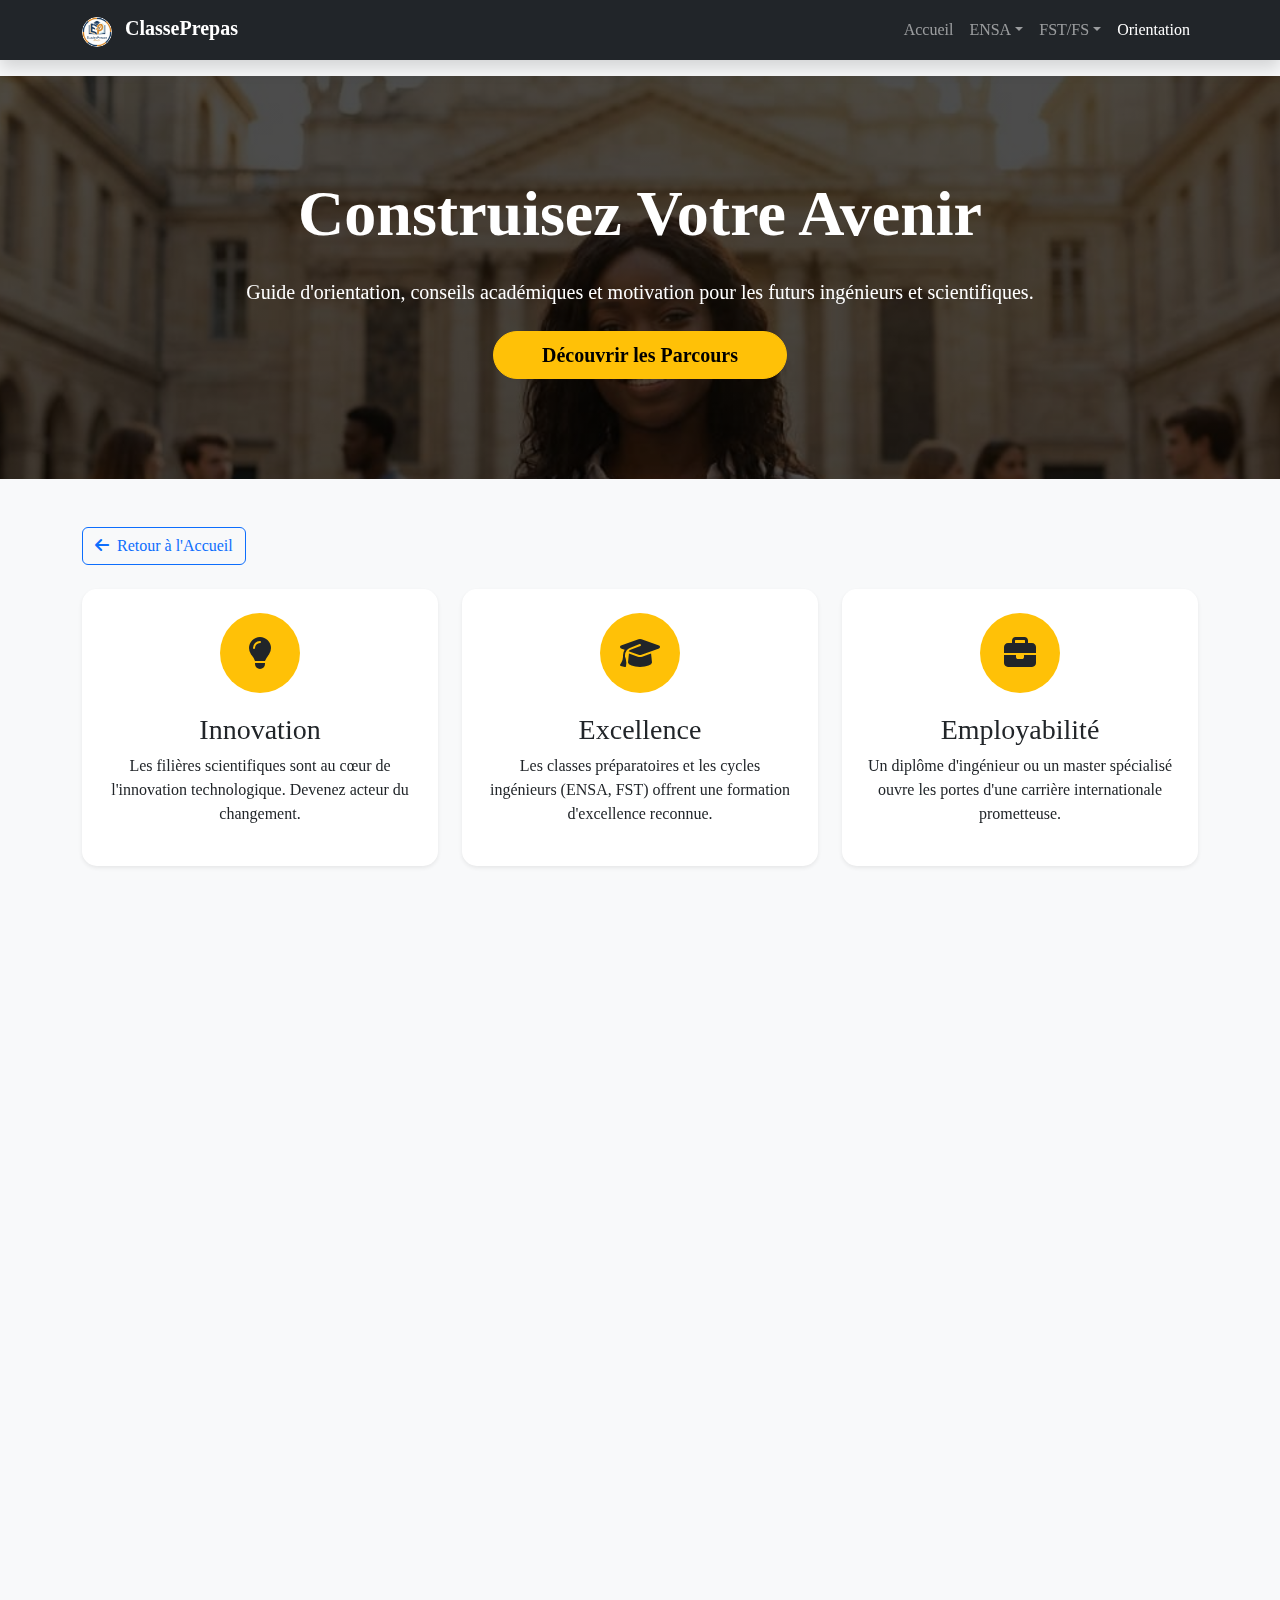
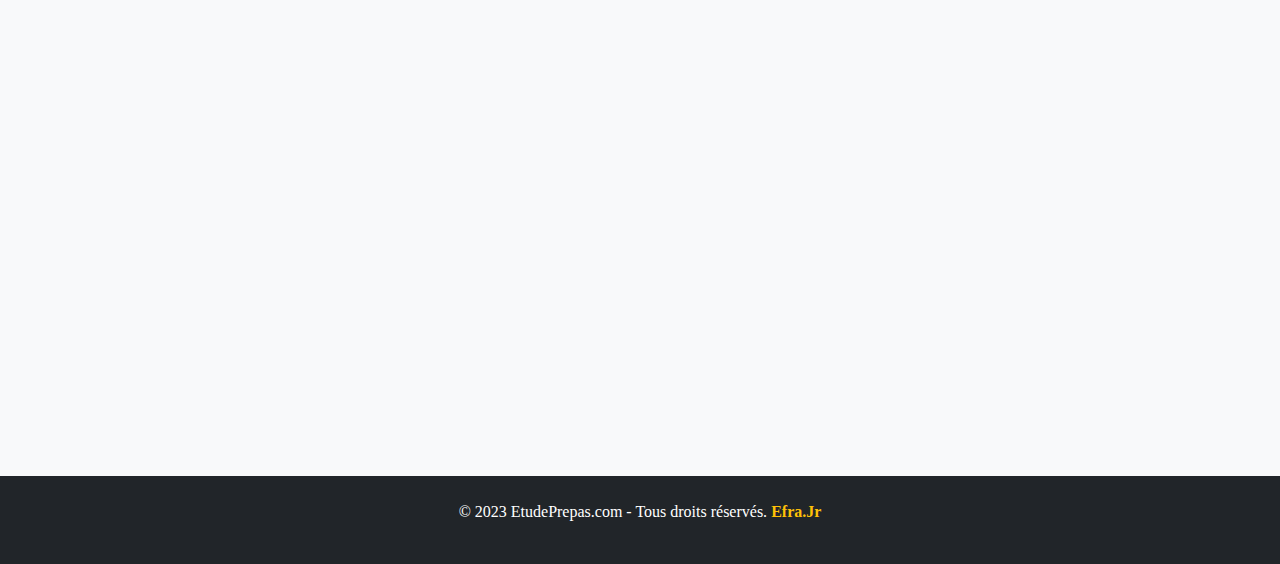
<file: orientation.html>
<!DOCTYPE html>
<html lang="fr">
  <head>
    <meta charset="UTF-8" />
    <meta name="viewport" content="width=device-width, initial-scale=1.0" />
    <meta name="description" content="Orientation et conseils pour les étudiants en classes préparatoires et filières scientifiques" />
    <title>ClassePrepas - Orientation & Carrière</title>
    
    <!-- Open Graph / Facebook / WhatsApp -->
    <meta property="og:type" content="website">
    <meta property="og:url" content="https://lesprepas.github.io/orientation.html">
    <meta property="og:title" content="Orientation & Carrière - EtudesPrepas">
    <meta property="og:description" content="Guide d'orientation, conseils académiques et motivation pour les futurs ingénieurs et scientifiques (CPGE, ENSA, FST).">
    <meta property="og:image" content="https://lesprepas.github.io/assets/img/logoep.jpeg">

    <!-- Google tag (gtag.js) -->
    <script async src="https://www.googletagmanager.com/gtag/js?id=G-TXJQWKXWVC"></script>
    <script>
      window.dataLayer = window.dataLayer || [];
      function gtag(){dataLayer.push(arguments);}
      gtag('js', new Date());
      gtag('config', 'G-TXJQWKXWVC');
    </script>

    <!-- Bootstrap 5.3 CSS -->
    <link href="https://cdn.jsdelivr.net/npm/bootstrap@5.3.3/dist/css/bootstrap.min.css" rel="stylesheet">
    <!-- FontAwesome -->
    <link rel="stylesheet" href="https://cdnjs.cloudflare.com/ajax/libs/font-awesome/6.4.2/css/all.min.css">
    <!-- AOS Animation CSS -->
    <link href="https://unpkg.com/aos@2.3.1/dist/aos.css" rel="stylesheet">
    
    <link rel="shortcut icon" href="./assets/img/logoep.jpeg" />
    <style>
      body {
        font-family: 'Lora', serif;
        background-color: #f8f9fa;
        padding-top: 76px;
        overflow-x: hidden;
      }
      .hero-section {
        background: linear-gradient(rgba(0, 0, 0, 0.7), rgba(0, 0, 0, 0.7)), url('./assets/img/bg4.jpeg');
        background-size: cover;
        background-position: center;
        background-attachment: fixed;
        color: white;
        padding: 100px 0;
        text-align: center;
      }
      .feature-card {
        transition: transform 0.3s, box-shadow 0.3s;
        border: none;
        border-radius: 15px;
        overflow: hidden;
      }
      .feature-card:hover {
        transform: translateY(-10px);
        box-shadow: 0 10px 20px rgba(0,0,0,0.2);
      }
      .icon-box {
        width: 80px;
        height: 80px;
        background: #ffc107;
        border-radius: 50%;
        display: flex;
        align-items: center;
        justify-content: center;
        margin: 0 auto 20px;
        font-size: 2rem;
        color: #212529;
      }
      .timeline-step {
        position: relative;
        padding-left: 30px;
        margin-bottom: 30px;
        border-left: 3px solid #0d6efd;
      }
      .timeline-step::before {
        content: '';
        position: absolute;
        left: -9px;
        top: 0;
        width: 15px;
        height: 15px;
        background: #0d6efd;
        border-radius: 50%;
      }
      /* Preloader */
      #preloader { position: fixed; top: 0; left: 0; width: 100%; height: 100%; background-color: #f8f9fa; z-index: 99999; display: flex; flex-direction: column; justify-content: center; align-items: center; transition: opacity 0.6s ease-out, visibility 0.6s ease-out; }
      .preloader-logo { width: 80px; height: 80px; border-radius: 50%; margin-bottom: 20px; box-shadow: 0 0 15px rgba(0,0,0,0.1); }
      .spinner { width: 40px; height: 40px; border: 4px solid #e9ecef; border-top: 4px solid #ffc107; border-radius: 50%; animation: spin 1s linear infinite; margin-bottom: 15px; }
      .loading-text { font-family: 'Lora', serif; font-size: 1.1rem; color: #212529; letter-spacing: 3px; text-transform: uppercase; animation: pulse-text 1.5s infinite ease-in-out; }
      @keyframes spin { 0% { transform: rotate(0deg); } 100% { transform: rotate(360deg); } }
      @keyframes pulse-text { 0%, 100% { opacity: 0.6; } 50% { opacity: 1; } }
      body.loading { overflow: hidden; }
    </style>
  </head>
  <body class="loading">
    <!-- Preloader -->
    <div id="preloader">
      <img src="./assets/img/logoep.jpeg" alt="Logo" class="preloader-logo">
      <div class="spinner"></div>
      <div class="loading-text">Chargement...</div>
    </div>

    <!-- Navbar -->
    <nav class="navbar navbar-expand-lg navbar-dark bg-dark fixed-top shadow">
      <div class="container">
        <a class="navbar-brand fw-bold" href="index.html">
          <img src="./assets/img/logoep.jpeg" alt="Logo" width="30" height="30" class="d-inline-block align-text-top me-2 rounded-circle">
          ClassePrepas
        </a>
        <button class="navbar-toggler" type="button" data-bs-toggle="collapse" data-bs-target="#navbarNav">
          <span class="navbar-toggler-icon"></span>
        </button>
        <div class="collapse navbar-collapse" id="navbarNav">
          <ul class="navbar-nav ms-auto">
            <li class="nav-item"><a class="nav-link" href="index.html">Accueil</a></li>
            <li class="nav-item dropdown">
              <a class="nav-link dropdown-toggle" href="#" role="button" data-bs-toggle="dropdown">ENSA</a>
              <ul class="dropdown-menu">
                <li><a class="dropdown-item" href="ensabm.html">ENSA Beni Mellal</a></li>
                <li><hr class="dropdown-divider"></li>
                <li><a class="dropdown-item" href="ensakech.html">ENSA Marrakech</a></li>
                <li><hr class="dropdown-divider"></li>
                <li><a class="dropdown-item" href="ensak.html">ENSA Kenitra</a></li>
                <li><hr class="dropdown-divider"></li>
                <li><a class="dropdown-item" href="ensah.html">ENSA Al Hoceima</a></li>
                <li><hr class="dropdown-divider"></li>
                <li><a class="dropdown-item" href="ensaa.html">ENSA Agadir</a></li>
              </ul>
            </li>
            <li class="nav-item dropdown">
              <a class="nav-link dropdown-toggle" href="#" role="button" data-bs-toggle="dropdown">FST/FS</a>
              <ul class="dropdown-menu">
                <li><a class="dropdown-item" href="gegm.html">GE-GM</a></li>
                <li><a class="dropdown-item" href="mipc.html">MIPC</a></li>
              </ul>
            </li>
            <li class="nav-item"><a class="nav-link active" href="orientation.html">Orientation</a></li>
          </ul>
        </div>
      </div>
    </nav>

    <!-- Hero Section -->
    <header class="hero-section">
      <div class="container" data-aos="fade-up">
        <h1 class="display-3 fw-bold mb-4">Construisez Votre Avenir</h1>
        <p class="lead mb-4">Guide d'orientation, conseils académiques et motivation pour les futurs ingénieurs et scientifiques.</p>
        <a href="#parcours" class="btn btn-warning btn-lg rounded-pill px-5 fw-bold">Découvrir les Parcours</a>
      </div>
    </header>

    <main class="container my-5">
      <div class="mb-4">
        <a href="index.html" class="btn btn-outline-primary"><i class="fa-solid fa-arrow-left me-2"></i>Retour à l'Accueil</a>
      </div>

      <!-- Why Choose Science -->
      <div class="row g-4 mb-5 text-center">
        <div class="col-md-4" data-aos="fade-up" data-aos-delay="100">
          <div class="card feature-card h-100 p-4 shadow-sm">
            <div class="icon-box"><i class="fa-solid fa-lightbulb"></i></div>
            <h3>Innovation</h3>
            <p>Les filières scientifiques sont au cœur de l'innovation technologique. Devenez acteur du changement.</p>
          </div>
        </div>
        <div class="col-md-4" data-aos="fade-up" data-aos-delay="200">
          <div class="card feature-card h-100 p-4 shadow-sm">
            <div class="icon-box"><i class="fa-solid fa-graduation-cap"></i></div>
            <h3>Excellence</h3>
            <p>Les classes préparatoires et les cycles ingénieurs (ENSA, FST) offrent une formation d'excellence reconnue.</p>
          </div>
        </div>
        <div class="col-md-4" data-aos="fade-up" data-aos-delay="300">
          <div class="card feature-card h-100 p-4 shadow-sm">
            <div class="icon-box"><i class="fa-solid fa-briefcase"></i></div>
            <h3>Employabilité</h3>
            <p>Un diplôme d'ingénieur ou un master spécialisé ouvre les portes d'une carrière internationale prometteuse.</p>
          </div>
        </div>
      </div>

      <!-- Timeline -->
      <div class="row justify-content-center mb-5" id="parcours">
        <div class="col-lg-8">
          <h2 class="text-center mb-5 fw-bold" data-aos="fade-down">Votre Parcours Académique</h2>
          <div class="timeline-step" data-aos="fade-left">
            <h4>Baccalauréat Scientifique</h4>
            <p>Le point de départ. Une solide base en mathématiques et physique est essentielle pour réussir la suite.</p>
          </div>
          <div class="timeline-step" data-aos="fade-left" data-aos-delay="100">
            <h4>Classes Préparatoires (CPGE / ENSA / FST / FS)</h4>
            <p>2 années intensives pour acquérir les fondamentaux de l'ingénierie. Rigueur et organisation sont vos meilleurs atouts.</p>
          </div>
          <div class="timeline-step" data-aos="fade-left" data-aos-delay="200">
            <h4>Cycle Ingénieur / Master</h4>
            <p>3 années de spécialisation (Génie Info, Industriel, Civil, etc.) pour devenir un expert dans votre domaine.</p>
          </div>
        </div>
      </div>

      <!-- Secteurs Porteurs -->
      <div class="mb-5">
        <h2 class="text-center mb-5 fw-bold" data-aos="fade-up">Secteurs d'Avenir</h2>
        <div class="row g-4">
            <div class="col-md-3 col-sm-6" data-aos="zoom-in" data-aos-delay="100">
                <div class="card feature-card h-100 text-center p-3">
                    <div class="text-primary mb-3"><i class="fa-solid fa-robot fa-3x"></i></div>
                    <h5 class="card-title fw-bold">Intelligence Artificielle</h5>
                    <p class="small text-muted">Data Science, Machine Learning</p>
                </div>
            </div>
            <div class="col-md-3 col-sm-6" data-aos="zoom-in" data-aos-delay="200">
                <div class="card feature-card h-100 text-center p-3">
                    <div class="text-success mb-3"><i class="fa-solid fa-solar-panel fa-3x"></i></div>
                    <h5 class="card-title fw-bold">Énergies Renouvelables</h5>
                    <p class="small text-muted">Développement durable, Efficacité</p>
                </div>
            </div>
            <div class="col-md-3 col-sm-6" data-aos="zoom-in" data-aos-delay="300">
                <div class="card feature-card h-100 text-center p-3">
                    <div class="text-warning mb-3"><i class="fa-solid fa-city fa-3x"></i></div>
                    <h5 class="card-title fw-bold">Génie Civil & BTP</h5>
                    <p class="small text-muted">Grands ouvrages, Urbanisme</p>
                </div>
            </div>
            <div class="col-md-3 col-sm-6" data-aos="zoom-in" data-aos-delay="400">
                <div class="card feature-card h-100 text-center p-3">
                    <div class="text-danger mb-3"><i class="fa-solid fa-plane-departure fa-3x"></i></div>
                    <h5 class="card-title fw-bold">Aéronautique & Auto</h5>
                    <p class="small text-muted">Conception, Production, R&D</p>
                </div>
            </div>
        </div>
      </div>

      <!-- Conseils -->
      <div class="row justify-content-center mb-5">
        <div class="col-lg-10">
            <div class="card bg-dark text-white shadow-lg border-0" data-aos="flip-up">
                <div class="card-body p-5">
                    <h2 class="text-center mb-5 fw-bold text-warning"><i class="fa-solid fa-star me-2"></i>Clés de la Réussite</h2>
                    <div class="row g-4">
                        <div class="col-md-4 text-center">
                            <div class="mb-3"><i class="fa-solid fa-calendar-check fa-2x text-primary"></i></div>
                            <h4>Organisation</h4>
                            <p class="text-white-50">La gestion du temps est primordiale. Établissez un planning de travail régulier et tenez-vous-y.</p>
                        </div>
                        <div class="col-md-4 text-center">
                            <div class="mb-3"><i class="fa-solid fa-brain fa-2x text-primary"></i></div>
                            <h4>Curiosité</h4>
                            <p class="text-white-50">Ne vous limitez pas aux cours. Cherchez à comprendre les applications concrètes et l'actualité scientifique.</p>
                        </div>
                        <div class="col-md-4 text-center">
                            <div class="mb-3"><i class="fa-solid fa-heart-pulse fa-2x text-primary"></i></div>
                            <h4>Équilibre</h4>
                            <p class="text-white-50">Le sommeil et l'activité physique sont essentiels pour maintenir vos performances intellectuelles sur la durée.</p>
                        </div>
                    </div>
                </div>
            </div>
        </div>
      </div>
    </main>

    <footer class="text-center text-white py-4 bg-dark mt-5">
      <p>&copy; 2023 EtudePrepas.com - Tous droits réservés. <strong class="text-warning">Efra.Jr</strong></p>
    </footer>

    <script src="https://cdn.jsdelivr.net/npm/bootstrap@5.3.3/dist/js/bootstrap.bundle.min.js"></script>
    <script src="https://unpkg.com/aos@2.3.1/dist/aos.js"></script>
    <script>
      window.addEventListener('load', function() {
        const preloader = document.getElementById('preloader');
        document.body.classList.remove('loading');
        preloader.style.opacity = '0';
        preloader.style.visibility = 'hidden';
        setTimeout(() => { preloader.remove(); }, 600);
      });
      AOS.init({ once: true, offset: 50, duration: 800 });
    </script>
  </body>
</html>
</file>
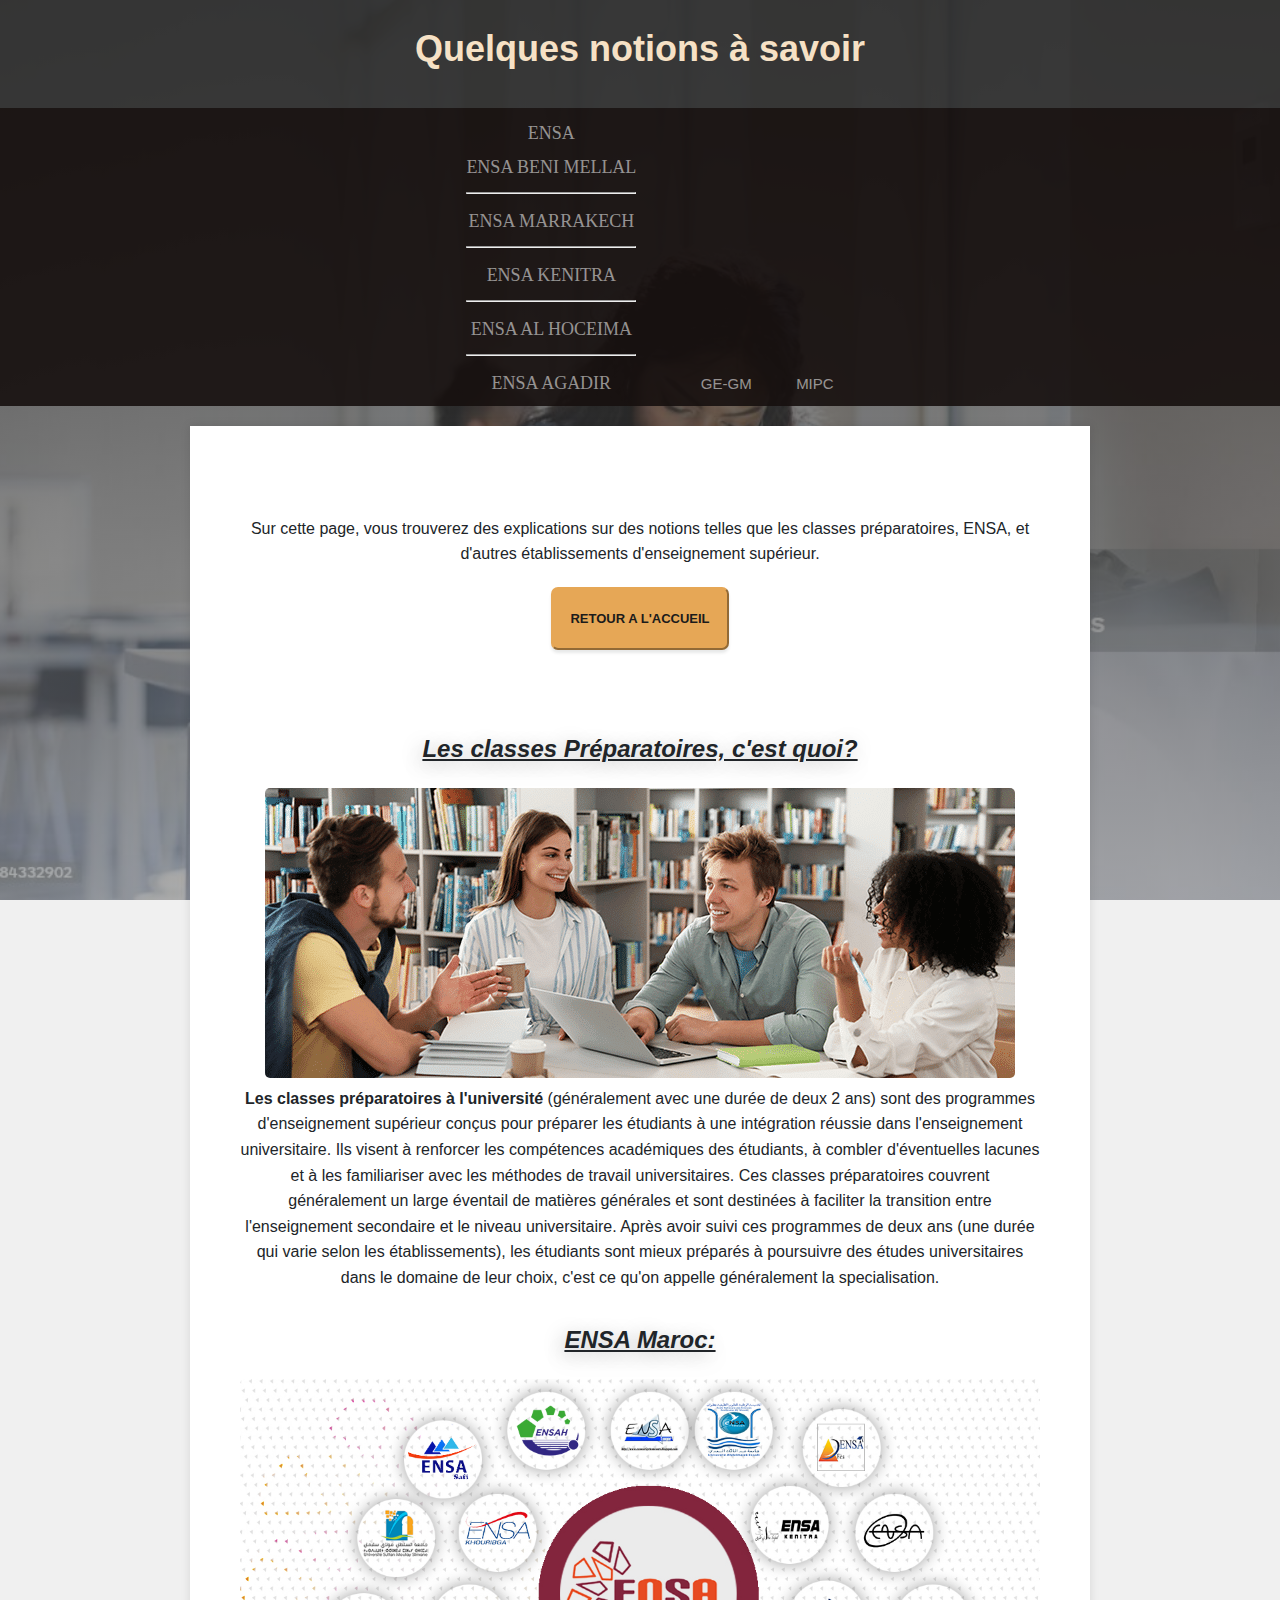
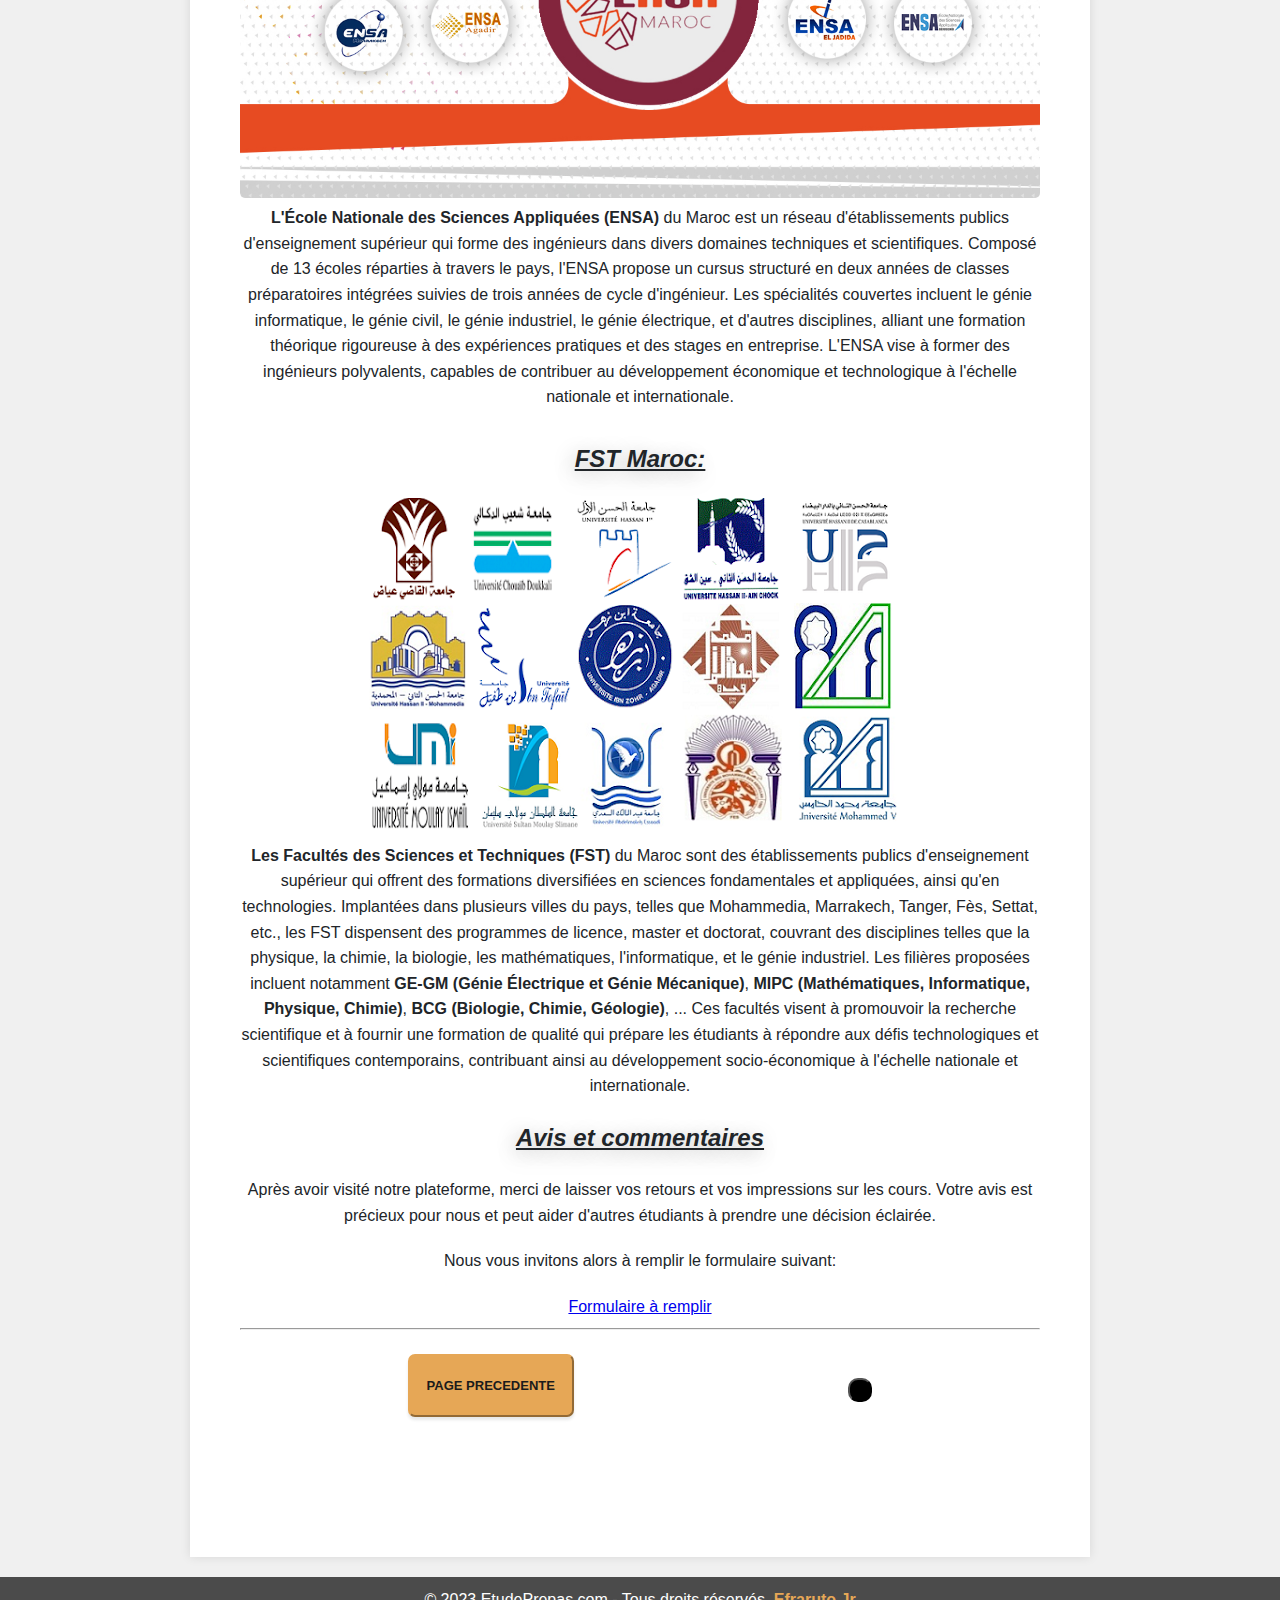
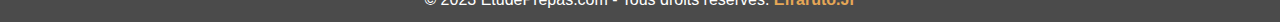
<file: voirplus.html>
<!DOCTYPE html>
<html lang="fr">
  <head>
    
<!-- Google tag (gtag.js) -->
<script async src="https://www.googletagmanager.com/gtag/js?id=G-TXJQWKXWVC"></script>
<script>
  window.dataLayer = window.dataLayer || [];
  function gtag(){dataLayer.push(arguments);}
  gtag('js', new Date());

  gtag('config', 'G-TXJQWKXWVC');
  
</script>
    <meta charset="UTF-8" />
    
    <meta name="viewport" content="width=device-width, initial-scale=1.0" />
    <title>ClassePrepas</title>
     <!-- Bootstrap CSS -->
  <!-- <link href="https://stackpath.bootstrapcdn.com/bootstrap/5.1.3/css/bootstrap.min.css" rel="stylesheet"> -->
  <link
    href="https://cdn.jsdelivr.net/npm/bootstrap@5.0.2/dist/css/bootstrap.min.css"
    rel="stylesheet"
    integrity="sha384-EVSTQN3/azprG1Anm3QDgpJLIm9Nao0Yz1ztcQTwFspd3yD65VohhpuuCOmLASjC"
    crossorigin="anonymous"
  />
    <link rel="shortcut icon" href="./images/Pi-symbol.svg.png" />
    <link rel="stylesheet" href="style.css" />
    <link rel="stylesheet" href="https://cdnjs.cloudflare.com/ajax/libs/font-awesome/6.4.2/css/all.min.css" integrity="sha512-z3gLpd7yknf1YoNbCzqRKc4qyor8gaKU1qmn+CShxbuBusANI9QpRohGBreCFkKxLhei6S9CQXFEbbKuqLg0DA==" crossorigin="anonymous" referrerpolicy="no-referrer" />
    
   
  </head>
  <body>  
    <header >
      <h1>Quelques notions à savoir</h1>
    <!-- Icône de menu hamburger pour les téléphones portables -->
    <!-- <div class="mobile-menu-icon">
      <div class="bar"></div>
      <div class="bar"></div>
      <div class="bar"></div>
  </div> -->
      
        
      
<!-- <ul class="mobile-menu" id="mobile-menu">
  <li><a href="index.html">Accueil</a></li>
             <li><a href="coursensa.html">Cours ENSA</a></li>
             <li><a href="coursgegm.html">Cours GE-GM</a></li>
             <li><a href="coursmipc.html">Cours MIPC</a></li>
</ul> -->
    </header>
    <nav id="nav" class="mobile-nav" >
      <ul>
       <!-- <li><a id="cours" href="index.html">Retour à l'Accueil</a></li> -->
       <li class="nav-item px-lg-4"><a id="ensaliste" class="nav-link dropdown-toggle" data-bs-toggle="dropdown" href="#" role="button" aria-expanded="false">ENSA</a>
        <ul class="dropdown-menu">
          <li id="dropdown"><a class="dropdown-item" href="ensabm.html">ENSA Beni Mellal</a></li>
          <li id="dropdown"><hr class="dropdown-divider"></li>
          <li id="dropdown"><a class="dropdown-item" href="ensakech.html">ENSA Marrakech</a></li>
          <li id="dropdown" ><hr class="dropdown-divider"></li>
          <li id="dropdown"><a class="dropdown-item" href="ensak.html">ENSA Kenitra</a></li>
          <li id="dropdown"><hr class="dropdown-divider"></li>
          <li id="dropdown"><a class="dropdown-item" href="ensah.html">ENSA Al Hoceima</a></li>
          <li id="dropdown"><hr class="dropdown-divider"></li>
                  <li id="dropdown"><a class="dropdown-item" href="ensaa.html">ENSA Agadir</a></li>
        </ul></li> 
       <li><a id="na" href="gegm.html">GE-GM</a></li>
       <li><a id="na" href="mipc.html">MIPC</a></li>
     </ul>
    </nav>
    <main>
      <p>Sur cette page, vous trouverez des explications sur des notions telles que les classes préparatoires, ENSA, et d'autres établissements d'enseignement supérieur.</p>
      <section>
        <button class="noir" id="button"><a id="noir" href="index.html">RETOUR A L'ACCUEIL</a></button>
  
        <div class="theme">
          <h2 id="bas">Les classes Préparatoires, c'est quoi?</h2>        <img src="./assets/img/etudiant.png" alt="imageintro" class="image">

        </div>
        <p><strong>Les classes préparatoires à l'université</strong> (généralement avec une durée de deux 2 ans) sont des programmes d'enseignement supérieur conçus pour préparer les étudiants à une intégration réussie dans l'enseignement universitaire. Ils visent à renforcer les compétences académiques des étudiants, à combler d'éventuelles lacunes et à les familiariser avec les méthodes de travail universitaires. Ces classes préparatoires couvrent généralement un large éventail de matières générales et sont destinées à faciliter la transition entre l'enseignement secondaire et le niveau universitaire. Après avoir suivi ces programmes de deux ans (une durée qui varie selon les établissements), les étudiants sont mieux préparés à poursuivre des études universitaires dans le domaine de leur choix, c'est ce qu'on appelle généralement la specialisation.
        </p>
        <div class="theme">
          <h2 id="bas">ENSA Maroc:</h2>
          <img class="image" src="./assets/img/ensamaroc.jpg" alt="imgensamaroc">
        </div>
<p><strong>L'École Nationale des Sciences Appliquées (ENSA)</strong> du Maroc est un réseau d'établissements publics d'enseignement supérieur qui forme des ingénieurs dans divers domaines techniques et scientifiques. Composé de 13 écoles réparties à travers le pays, l'ENSA propose un cursus structuré en deux années de classes préparatoires intégrées suivies de trois années de cycle d'ingénieur. Les spécialités couvertes incluent le génie informatique, le génie civil, le génie industriel, le génie électrique, et d'autres disciplines, alliant une formation théorique rigoureuse à des expériences pratiques et des stages en entreprise. L'ENSA vise à former des ingénieurs polyvalents, capables de contribuer au développement économique et technologique à l'échelle nationale et internationale.</p>        <div class="theme">
          <h2 id="bas">FST Maroc:</h2>
          <img class="image" src="./assets/img/fstmaroc.jpg" alt="imgensamaroc">
        </div>
<p><strong>Les Facultés des Sciences et Techniques (FST)</strong> du Maroc sont des établissements publics d'enseignement supérieur qui offrent des formations diversifiées en sciences fondamentales et appliquées, ainsi qu'en technologies. Implantées dans plusieurs villes du pays, telles que Mohammedia, Marrakech, Tanger, Fès, Settat, etc., les FST dispensent des programmes de licence, master et doctorat, couvrant des disciplines telles que la physique, la chimie, la biologie, les mathématiques, l'informatique, et le génie industriel. Les filières proposées incluent notamment <strong>GE-GM (Génie Électrique et Génie Mécanique)</strong>, <strong>MIPC (Mathématiques, Informatique, Physique, Chimie)</strong>, <strong>BCG (Biologie, Chimie, Géologie)</strong>, ... Ces facultés visent à promouvoir la recherche scientifique et à fournir une formation de qualité qui prépare les étudiants à répondre aux défis technologiques et scientifiques contemporains, contribuant ainsi au développement socio-économique à l'échelle nationale et internationale.</p>        
<div class="theme">
          <h2>Avis et commentaires</h2>
        </div>
        <p>
          Après avoir visité notre plateforme, merci de laisser vos retours et vos impressions sur les cours. Votre avis est
          précieux pour nous et peut aider d'autres étudiants à prendre une
          décision éclairée.
        </p>
        <p>Nous vous invitons alors à remplir le formulaire suivant:</p>
        <a href="https://docs.google.com/forms/d/e/1FAIpQLSfXn9gVJUW0fJwaaLa66fb0Ln-NdOV-FC74klohmBW3JvHc_g/viewform?usp=sf_link" target="_blank">Formulaire à remplir</a>
        <br />

        <hr />
        <!-- <div id="ouvrir">
        <p>Ouvrez l'onglet en haut à gauche de cette page pour voir les différentes pages du site.</p>
      </div> -->
      </section>
      <button  id="button"><a id="noir" href="index.html"><strong>PAGE PRECEDENTE</strong></a></button>

      <button onclick="scrollToTop()" class="retour" href="#haut-de-page" id="retour-haut" ><i class="fa-solid fa-arrow-turn-up"></i></button>
    </main>

    <footer>
      
      <div>
        <p>&copy; 2023 EtudePrepas.com - Tous droits réservés. <strong id="jr">Efraruto.Jr</strong></p>
      </div></p>
    </footer>
    <!-- <script>alert("Vous trouverez ici tous vos cours des Classes Prépas!! _Efraruto.Jr_");</script> -->
    <script>
      // Fonction pour vérifier ou définir le cookie
      function checkOrSetCookie() {
          // Vérifiez si un cookie indiquant la première visite existe
          var isFirstVisit = !document.cookie.includes("visited=true");

          // Si c'est la première visite, attendez 3 secondes et redirigez vers la page d'accueil
          if (isFirstVisit) {
              setTimeout(function () {
                  window.location.href = "index.html"; // Remplacez par l'URL de votre page d'accueil
              }, 3000); // 3000 millisecondes équivalent à 3 secondes
              
              // Définissez un cookie pour indiquer que l'utilisateur a déjà visité le site
              document.cookie = "visited=true; expires=Fri, 31 Dec 9999 23:59:59 GMT; path=/";
          }
      }

      // Appelez la fonction pour vérifier ou définir le cookie au chargement de la page
      window.onload = checkOrSetCookie;
  </script>
  <script>// JavaScript pour activer/désactiver le menu de navigation mobile
    const mobileMenuIcon = document.querySelector('.mobile-menu-icon');
    const mobileNav = document.querySelector('.mobile-nav');
    
    mobileMenuIcon.addEventListener('click', function () {
        if (mobileNav.style.display === 'block') {
            mobileNav.style.display = 'none';
        } else {
            mobileNav.style.display = 'block';
        }
    });
    
    </script>
    <script src="index.js"></script>
    <script src="https://cdn.jsdelivr.net/npm/bootstrap@5.2.3/dist/js/bootstrap.bundle.min.js"></script>
    <!-- Core theme JS-->
    <script src="js/scripts.js"></script>
  </body>
</html>
</file>
<file: style.css>
/* Réinitialisation des styles de base */
body, h1, h2, p, ul, li {
    margin: 0;
    padding: 0;
}

/* Style du corps de la page */
body {
    font-family: Lora, -apple-system, BlinkMacSystemFont, Segoe UI, Roboto, Helvetica Neue, Arial, sans-serif, Apple Color Emoji, Segoe UI Emoji, Segoe UI Symbol, Noto Color Emoji;
    background-color: #f0f0f0;
    color: #212529;
    line-height: 1.6;
    margin: 0;
    padding: 0px;
    text-align: center;
    background-image: linear-gradient(rgb(0 0 0 / 65%), rgb(129 129 129 / 65%)), url(../assets/img/bg.jpg);
    background-attachment: fixed;
    background-position: center;
    background-size: cover;
}
.image{
    max-width: 100%;
  height: auto;
  border-radius: 5px;
}
/* #image{
    border-radius: 10px;
} */
#bm{
    margin-top: -10px;
    margin-bottom: -40px;
}
@media screen and (max-width: 768px){
    body {
        /* min-height: 500px;
        width: 500px;  */
        background-size: center/cover;
        background-attachment: fixed;
        /* white-space: 100px; */
        /* margin-left: -40px;  */
        /* margin-right: -40px;  */
        float: none;
    }
    #ouvrir{
        display: block; /* ou display: inline-block; ou display: flex; selon vos besoins */
      }
}
/* Styles pour les écrans de grande taille (par exemple, les ordinateurs de bureau) */
@media screen and (min-width: 769px) {
    #ouvrir {
      display: none;
    }
  }
/* Style de l'en-tête */
header {
    background-color: #333333de;
    color: #f6e1c5;
    padding: 20px 0;
    text-align: center;
}

header h1 {
    font-size: 36px;
}

/* Style de la navigation */
nav ul {
    list-style: none;
    padding: 0;
    text-align: center;
}

nav ul li {
    display: inline-block;
    margin: 0 20px;
}

nav a {
    text-decoration: none;
    color: rgba(255, 255, 255, 0.55);
    font-size: 18px;
    text-transform: uppercase !important;
    /* padding: 100px; */
    border-radius: 10px;
    /* background-color: #bdbdbd0a;
    border-color: #000000;
    text-decoration: underline;
    text-decoration-style: wavy;
    text-decoration-color: #e6a756; */
    transition: color 0.15s ease-in-out, background-color 0.15s ease-in-out, border-color 0.15s ease-in-out;
}
#na{
        font-family: "Raleway", "Segoe UI", "Helvetica Neue", Arial, sans-serif, "Apple Color Emoji", "Segoe UI Emoji", "Segoe UI Symbol", "Noto Color Emoji";
font-size: 15px;
}
#nav{
    background-color: rgb(22 16 14 / 90%);
    /* font-family: "Raleway", "Segoe UI", "Helvetica Neue", Arial, sans-serif, "Apple Color Emoji", "Segoe UI Emoji", "Segoe UI Symbol", "Noto Color Emoji"; */
    padding: 8px;
}
#cours{
    color:#e6a756 ;
    text-decoration: underline;
    text-decoration-color: #e6a756;
}
nav a:hover{
    color: #dadada;
   
} 
nav a:active{
    color: #dadada;
}

/* Style du contenu principal */
main {
    max-width: 800px;
    margin: 20px auto;
    padding: 90px 50px;
    background-color: #fff;
    box-shadow: 0 0 10px rgba(0, 0, 0, 0.1);
}
/* .section{
    max-width: 1000px;
    margin: 20px -50px;
    padding: 30px 0px;
    background-color: #fff;
    box-shadow: 0 0 10px rgb(0 0 0 / 95%);
} */
.sectiongegm{
    max-width: 1000px;
    margin: 20px -50px;
    padding: 30px 0px;
}
#gegm{
    max-width: 1000px;
    margin: 20px -50px;
    padding: 30px 0px;
    background-color: #fff;
    box-shadow: 0 0 10px rgba(255, 255, 255, 0.95);
}
main h2 {
    font-size: 24px;
    margin-bottom: 20px;
    text-decoration: underline;
    font-style: italic;
    text-shadow: -3px 4px 20px #00000045;
}
#classe{
    margin-top: -30px;
}
#bas{
    margin-top: 30px;
}
main p {
    font-size: 16px;
    margin-bottom: 20px;
    /* font-weight: bold; */
}

/* Style du pied de page */
footer {
    background-color: #333333de;
    color: #fff;
    text-align: center;
    padding: 10px 0;
}

/* Styles spécifiques pour chaque page (ajoutez des sélecteurs spécifiques ici) */
ul li{
    list-style: none;
    font-family: Cambria, Cochin, Georgia, Times, 'Times New Roman', serif;
    font-size: 20px;
    
}
main ul li{
    margin: 30px;}
    ul li{
        display: inline-block;
    }
    .scroll-link{
        font-weight: bold;
        color:beige;
        list-style-type:none;
        background-color: #000000;
        border-radius: 25px;
        text-decoration-line: none;
        padding: 5px;
        text-align: center;
    }
    .scroll-link:hover{
        font-weight: bold;
        color:beige;
        list-style-type:none;
        background-color: #1d1d1d;
        border-radius: 25px;
        text-decoration-line: none;
        padding: 15px;
        transition: 0.25s;
    }
    #alaligne{
        white-space: nowrap;
        /* margin-left: -10px; */
    }
    h3{
        color: yellow;
        text-transform: uppercase;
        font-size: 25px;
        /* letter-spacing: 1px; */
        text-shadow: -3px 4px 20px #fffd8b;
        font-family: Verdana, Geneva, Tahoma, sans-serif;
        background-color: #000000;
        /* margin: 0 300px; */
}

ul li{
    display: inline-block;
}
#a{
    color: #836400;
    text-decoration-line: underline;
}
#a:hover{
    transition: 0.2s;
    color: hsla(40, 95%, 9%, 0.999);
}
#jr{
    color: #e6a756;
  }

  #h1{
    color: #000000;
    /* font-style: italic; */
    font-size: 35px;
    text-decoration: underline;
    margin-top: -50px;
  }

  .retour{
    text-decoration-line: none;
    font-size: 15px;
    color: #e6a756;
    background-color: #000000;
    border-radius: 10px;
    padding: 10px;
    font-family:  Courier, monospace;
    margin-top: 40px;
    margin-left: 270px;
    margin-bottom: -50px;
  }
  .retour:hover{
    background-color: #000000da;
  }

  h4{
    font-size: 30px;
    color: hwb(0 0% 100%);
    background-color:hwb(0deg 0% 100% / 9%) ;
    border: 10px;
    border-radius: 10px;
  }
  h1{
    margin-bottom: 10px;
  }
  #ouvrir{
    margin-top: 40px;
    margin-bottom: -20px;
  }

  #noir{
    color: #1b1b1b;
    text-decoration: none;
    font-family: 'Segoe UI', Tahoma, Geneva, Verdana, sans-serif;
    font-size: 13px;
    
  }
  #button{
    background-color: #e6a756;
    margin-bottom: 50px;
    padding:17px;
    padding-top: 22px;
    padding-bottom: 22px;
    border-radius: 7px;
  border-color: #e6a756;

  font-weight: 700;
    font-size: 0.8rem;
    box-shadow: 0px 3px 3px 0px rgba(33, 37, 41, 0.1);
  }

  #dropdown{
    display: block;
    top: 100%;
    /* left: 0; */
    margin-top: 0.125rem;
  }
  #ensaliste{
    text-decoration: none;
    color: rgba(255, 255, 255, 0.55);
    font-size: 18px;
    text-transform: uppercase !important;
    /* padding: 100px; */
    border-radius: 10px;
    /* background-color: #bdbdbd0a;
    border-color: #000000;
    text-decoration: underline;
    text-decoration-style: wavy;
    text-decoration-color: #e6a756; */
    transition: color 0.15s ease-in-out, background-color 0.15s ease-in-out, border-color 0.15s ease-in-out;
  }
  #site{
    font-size: 13px;
    text-align: center;
  }
  .bm{
    margin-left: 40px;
  }
  
  #color{
    color: red;
  }
  #color:hover{color: rgb(155, 0, 0);}
</file>
